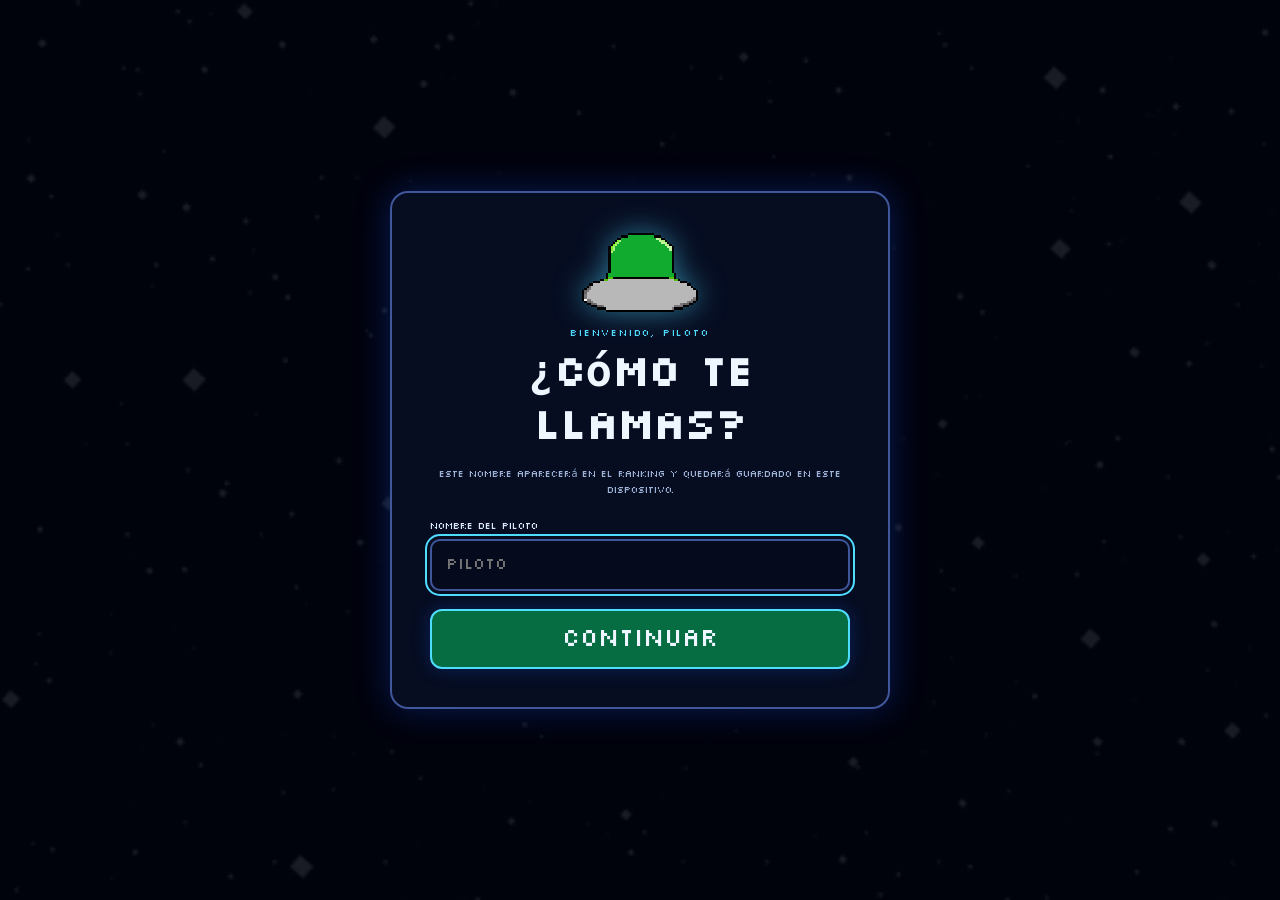
<file: index.html>
<!doctype html>
<html lang="es">
  <head>
    <meta charset="utf-8">
    <meta name="viewport" content="width=device-width, initial-scale=1, viewport-fit=cover">
    <meta name="theme-color" content="#071021">
    <title>UFO RUN</title>
    <link rel="icon" href="src/ufo_principal.png" type="image/png">
    <link rel="stylesheet" href="css/styles.css">
    <script src="js/game.js" defer></script>
  </head>
  <body>
    <main class="game-shell">
      <section id="intro-screen" class="intro-screen" aria-label="Presentación y créditos" hidden>
        <div class="intro-panel intro-studio">
          <img src="src/BZStudios_presenta.png" alt="B&amp;Z Studios presenta" class="intro-presentation">
        </div>
        <div class="intro-panel intro-credits">
          <img src="src/Logo_bz.png" alt="B&amp;Z Studios" class="intro-brand-logo">
          <h2>UFO RUN</h2>
          <p class="intro-heading">Créditos</p>
          <div class="credit-entry"><strong>Luis Zabala</strong><span>Creador · Desarrollador · Tester</span></div>
          <div class="credit-entry"><strong>Agustín Bustamante</strong><span>Creador · Desarrollador · Tester</span></div>
        </div>
        <button id="skip-intro-button" class="skip-intro" type="button">Saltar intro</button>
      </section>
      <section id="player-name-screen" class="name-screen" aria-label="Identificación del piloto" hidden>
        <form id="player-name-form" class="name-card">
          <img src="src/ufo_principal.png" alt="UFO RUN">
          <p class="name-kicker">Bienvenido, piloto</p>
          <h2>¿Cómo te llamas?</h2>
          <p>Este nombre aparecerá en el ranking y quedará guardado en este dispositivo.</p>
          <label for="entry-player-name">Nombre del piloto</label>
          <input id="entry-player-name" name="playerName" type="text" maxlength="12" autocomplete="nickname" required placeholder="PILOTO">
          <p id="player-name-error" class="name-error" role="alert" hidden>Escribe un nombre para continuar</p>
          <button class="action primary" type="submit">Continuar</button>
        </form>
      </section>
      <canvas
        id="game"
        width="800"
        height="600"
        tabindex="0"
        role="application"
        aria-label="UFO RUN. Juego arcade con tienda de naves. Usa espacio, clic o toque para saltar y recoge planetas para sumar un punto. Esquiva los pinchos y, en modo Difícil, los asteroides."
      >
        Tu navegador no admite Canvas 2D.
      </canvas>
      <section id="landscape-fullscreen-gate" class="landscape-fullscreen-gate" role="dialog" aria-modal="true" aria-labelledby="landscape-fullscreen-title" hidden>
        <div class="landscape-fullscreen-card">
          <span aria-hidden="true">↔</span>
          <h2 id="landscape-fullscreen-title">Pantalla horizontal</h2>
          <p>Activa la pantalla completa para jugar sin cortes ni controles del navegador.</p>
          <button id="landscape-fullscreen-button" class="action primary" type="button">Jugar en pantalla completa</button>
        </div>
      </section>
      <p id="game-hud" class="game-hud admin-hold-target" hidden>Puntaje: 0</p>
      <p id="invincible-label" class="game-status" hidden>INVENCIBLE</p>
      <p id="flight-start-prompt" class="flight-start-prompt" hidden>Toca, haz clic o pulsa Espacio para iniciar</p>
      <section id="boss-hud" class="boss-hud" aria-label="Batalla contra el jefe" hidden>
        <div class="boss-hud-heading"><span>Devorador cósmico</span><strong id="boss-timer">30s</strong></div>
        <div class="boss-time-track" aria-hidden="true"><span id="boss-time-fill"></span></div>
      </section>
      <aside id="achievement-toast" class="achievement-toast" role="status" aria-live="polite" hidden>
        <span class="achievement-toast-icon" aria-hidden="true">🏆</span>
        <div><strong>Logro</strong><b id="achievement-toast-title"></b><span id="achievement-toast-description"></span><em id="achievement-toast-reward"></em></div>
      </aside>
      <header id="toolbar" class="toolbar" hidden>
        <button id="back-button" class="control back-button" type="button" hidden>Volver</button>
        <div class="toolbar-actions">
          <span class="wallet" aria-label="Monedas disponibles"><span aria-hidden="true">✦</span> <span data-credits>0</span></span>
          <button id="pause-button" class="control icon-control" type="button" aria-label="Pausar partida" hidden><svg viewBox="0 0 24 24" aria-hidden="true"><path d="M7 4h4v16H7zM13 4h4v16h-4z"/></svg></button>
          <button id="sound-button" class="control icon-control" type="button" aria-label="Silenciar sonido" aria-pressed="false"><svg viewBox="0 0 24 24" aria-hidden="true"><path d="M3 9h4l5-4v14l-5-4H3z"/><path class="sound-waves" d="M16 8q5 4 0 8M19 5q8 7 0 14"/></svg></button>
          <button id="fullscreen-button" class="control icon-control" type="button" aria-label="Pantalla completa"><svg viewBox="0 0 24 24" aria-hidden="true"><path d="M9 3H3v6M15 3h6v6M3 15v6h6M21 15v6h-6"/></svg></button>
        </div>
      </header>
      <section id="interface" class="interface" aria-label="Interfaz de UFO RUN" hidden>
        <div id="menu-screen" class="screen menu-screen" hidden>
          <img id="menu-brand-logo" class="menu-brand-logo admin-hold-target" src="src/Logo_bz.png" alt="B&amp;Z Studios" draggable="false">
          <div class="menu-heading"><h1>UFO <span>RUN</span></h1><p class="tagline">Vuela · Esquiva · Explora</p></div>
          <figure class="ship-preview"><img id="equipped-preview" src="src/ufo_principal.png" alt="Nave equipada"><figcaption id="equipped-name">Clásica</figcaption></figure>
          <div class="difficulty-selector" aria-label="Seleccionar dificultad">
            <p>Dificultad</p>
            <div class="difficulty-options" role="radiogroup" aria-label="Dificultad de la partida">
              <button type="button" data-difficulty="easy" role="radio" aria-checked="false">Fácil</button>
              <button type="button" data-difficulty="normal" role="radio" aria-checked="true">Normal</button>
              <button type="button" data-difficulty="hard" role="radio" aria-checked="false">Difícil</button>
            </div>
            <span id="difficulty-description">Experiencia original de UFO RUN</span>
          </div>
          <div class="menu-actions"><button id="play-button" class="action primary" type="button"><span aria-hidden="true">▶</span> Jugar</button><button id="shop-button" class="action secondary" type="button">Hangar</button><button id="achievements-button" class="action secondary" type="button">🏆 Logros</button><button id="help-button" class="action secondary" type="button">Ayuda</button><button id="ranking-button" class="action secondary" type="button">Ranking</button></div>
          <div class="menu-info"><p class="instructions"><strong class="instructions-mobile">Toca para volar</strong><span class="instructions-mobile">Toca la pantalla para impulsarte</span><strong class="instructions-desktop">Espacio o clic</strong><span class="instructions-desktop">Para impulsarte</span></p><div class="record-column"><p class="record">Mejor puntaje<strong data-best-score>0</strong></p><p class="menu-footnote">Cada punto ganado se convierte en una moneda</p></div></div>
        </div>
        <div id="shop-screen" class="screen shop-screen" hidden>
          <div class="section-heading"><h2>Hangar</h2><p>Elige tu nave</p></div>
          <div id="shop-grid" class="shop-grid">
            <article class="skin-card reward-card">
              <h3>50 monedas</h3><span class="reward-video-icon" aria-hidden="true">▶</span>
              <p id="coin-ad-remaining">10 anuncios disponibles hoy</p>
              <button id="coin-ad-button" type="button">Ver anuncio +50</button>
            </article>
          </div><p id="shop-status" class="shop-status" role="status">Gana monedas superando obstáculos</p>
        </div>
        <div id="help-screen" class="screen help-screen" hidden>
          <div class="section-heading"><h2>Ayuda</h2><p>Guía de vuelo</p></div>
          <div class="help-grid">
            <article class="help-card"><img src="src/ufo_principal.png" alt="UFO"><div><h3>Tu UFO</h3><p>Toca la pantalla, haz clic o pulsa Espacio para impulsarte.</p></div></article>
            <article class="help-card"><div class="help-spikes" aria-hidden="true"><img src="src/Pincho_alto.png" alt=""><img src="src/Pincho_bajo.png" alt=""></div><div><h3>Pinchos</h3><p>Atraviesa el espacio central sin tocar los bordes. Cada par superado suma 1 punto.</p></div></article>
            <article class="help-card"><div class="help-boundaries" aria-hidden="true"><span></span><b>UFO</b><span></span></div><div><h3>Techo y suelo</h3><p>No salgas de la pantalla: tocar el techo o el suelo termina la misión.</p></div></article>
            <article class="help-card"><img src="src/planetas/Tierra.png" alt="Planeta Tierra"><div><h3>Planetas</h3><p>Recoge cualquiera de los planetas para obtener 1 punto adicional.</p></div></article>
            <article class="help-card"><img src="src/powerup_star.png" alt="Estrella de invencibilidad"><div><h3>Estrella</h3><p>Te vuelve invencible por unos segundos. Mientras brillas, los obstáculos no pueden destruir tu nave.</p></div></article>
            <article class="help-card"><div class="help-asteroids"><img src="src/Obstaculos/Asteroide.png" alt="Asteroide"><img src="src/Obstaculos/asteroide_2.png" alt="Segundo asteroide"></div><div><h3>Asteroides</h3><p>Solo aparecen en Difícil. Viajan muy rápido y destruyen la nave si no eres invencible.</p></div></article>
            <article class="help-card"><img src="src/boss_cosmico.png" alt="Devorador cósmico"><div><h3>Jefe cósmico</h3><p>El Devorador Cósmico despierta para la batalla final. Esquiva sus ráfagas hasta agotar su energía y reclamar la victoria.</p></div></article>
          </div>
        </div>
        <div id="achievements-screen" class="screen achievements-screen" hidden>
          <div class="section-heading"><h2>🏆 Logros</h2><p><span id="achievement-count">0 / 22</span> desbloqueados</p></div>
          <div id="achievements-grid" class="achievements-grid"></div>
        </div>
        <div id="ranking-screen" class="screen ranking-screen" hidden>
          <div class="ranking-panel">
            <div class="section-heading"><h2>🏆 Ranking</h2><p id="ranking-subtitle">Cargando ranking global...</p></div>
            <div class="pilot-name">
              <label for="player-name">Nombre del piloto</label>
              <div class="pilot-name-control">
                <input id="player-name" type="text" maxlength="12" autocomplete="nickname" value="PILOTO" readonly>
                <button id="edit-name-button" type="button" aria-label="Cambiar nombre por 100 monedas" title="Cambiar nombre por 100 monedas">✎ <span>100</span></button>
              </div>
            </div>
            <div class="ranking-tabs" role="tablist" aria-label="Ranking por dificultad">
              <button type="button" data-ranking-difficulty="easy" role="tab">Fácil</button>
              <button type="button" data-ranking-difficulty="normal" role="tab" aria-selected="true">Normal</button>
              <button type="button" data-ranking-difficulty="hard" role="tab">Difícil</button>
            </div>
            <div class="ranking-table-wrap"><table><thead><tr><th>#</th><th>Piloto</th><th>Puntaje</th></tr></thead><tbody id="ranking-body"></tbody></table></div>
          </div>
        </div>
        <div id="gameover-screen" class="screen gameover-screen" hidden>
          <h2>Misión terminada</h2><p class="final-score">Puntaje <strong id="final-score">0</strong></p><p id="run-reward" class="run-reward">+0 monedas guardadas</p>
          <div class="continue-offer">
            <button id="continue-ad-button" class="action rewarded-action" type="button"><span aria-hidden="true">▶</span> Ver video y continuar</button>
            <p id="continue-ad-status" role="status">Revive una vez en esta partida</p>
          </div>
          <div class="gameover-actions"><button id="restart-button" class="action primary" type="button">Reiniciar</button><button id="menu-button" class="action secondary" type="button">Menú principal</button></div>
          <p class="final-record">Mejor puntaje <strong data-best-score>0</strong></p>
        </div>
        <footer id="authors-footer" class="authors interface-footer" hidden>Créditos<span>Luis Zabala</span><small>Creador · Desarrollador · Tester</small><span>Agustín Bustamante</span><small>Creador · Desarrollador · Tester</small></footer>
      </section>
      <dialog id="name-edit-dialog" class="pixel-dialog">
        <form id="name-edit-form" class="dialog-card">
          <p class="dialog-kicker">Registro de piloto</p>
          <h2 id="name-edit-title">¿Cambiar nombre?</h2>
          <p id="name-edit-copy">Se descontarán 100 monedas de tu cuenta. ¿Quieres continuar?</p>
          <div id="name-edit-fields" class="name-edit-fields" hidden><label for="new-player-name">Nuevo nombre</label><input id="new-player-name" type="text" maxlength="12" autocomplete="nickname"></div>
          <p id="name-edit-error" class="dialog-error" role="alert" hidden></p>
          <div class="dialog-actions"><button id="cancel-name-edit" type="button">Cancelar</button><button id="confirm-name-edit" class="confirm" type="submit">Sí, pagar 100</button></div>
        </form>
      </dialog>
      <dialog id="admin-login-dialog" class="pixel-dialog">
        <form id="admin-login-form" class="dialog-card">
          <p class="dialog-kicker">Herramientas de prueba · F2</p>
          <h2>Acceso admin</h2>
          <label for="admin-password">Contraseña</label>
          <input id="admin-password" type="password" inputmode="numeric" autocomplete="off" required>
          <p id="admin-password-error" class="dialog-error" role="alert" hidden>Contraseña incorrecta</p>
          <div class="dialog-actions"><button id="cancel-admin-login" type="button">Cancelar</button><button class="confirm" type="submit">Entrar</button></div>
        </form>
      </dialog>
      <dialog id="admin-panel-dialog" class="pixel-dialog">
        <section class="dialog-card admin-card">
          <p class="dialog-kicker">Herramientas de prueba · F2</p>
          <h2>Panel admin</h2>
          <p id="admin-status" role="status">Selecciona una acción.</p>
          <div class="admin-actions">
            <button id="admin-add-coins" type="button">+100.000 monedas</button>
            <button id="admin-invincibility" type="button" role="switch" aria-checked="false">Invencibilidad infinita: OFF</button>
            <button id="admin-test-boss" type="button">Probar jefe</button>
            <button id="admin-close" type="button">Cerrar</button>
          </div>
        </section>
      </dialog>
      <dialog id="pause-dialog" class="pixel-dialog pause-dialog">
        <section class="dialog-card">
          <p class="dialog-kicker">Vuelo suspendido</p>
          <h2>Juego pausado</h2>
          <p>Pulsa P o Esc para continuar.</p>
          <div class="admin-actions"><button id="resume-button" class="confirm" type="button">Continuar</button><button id="pause-restart-button" type="button">Reiniciar</button><button id="pause-menu-button" type="button">Menú principal</button></div>
        </section>
      </dialog>
    </main>
    <noscript>UFO RUN necesita JavaScript para funcionar.</noscript>
  </body>
</html>
</file>
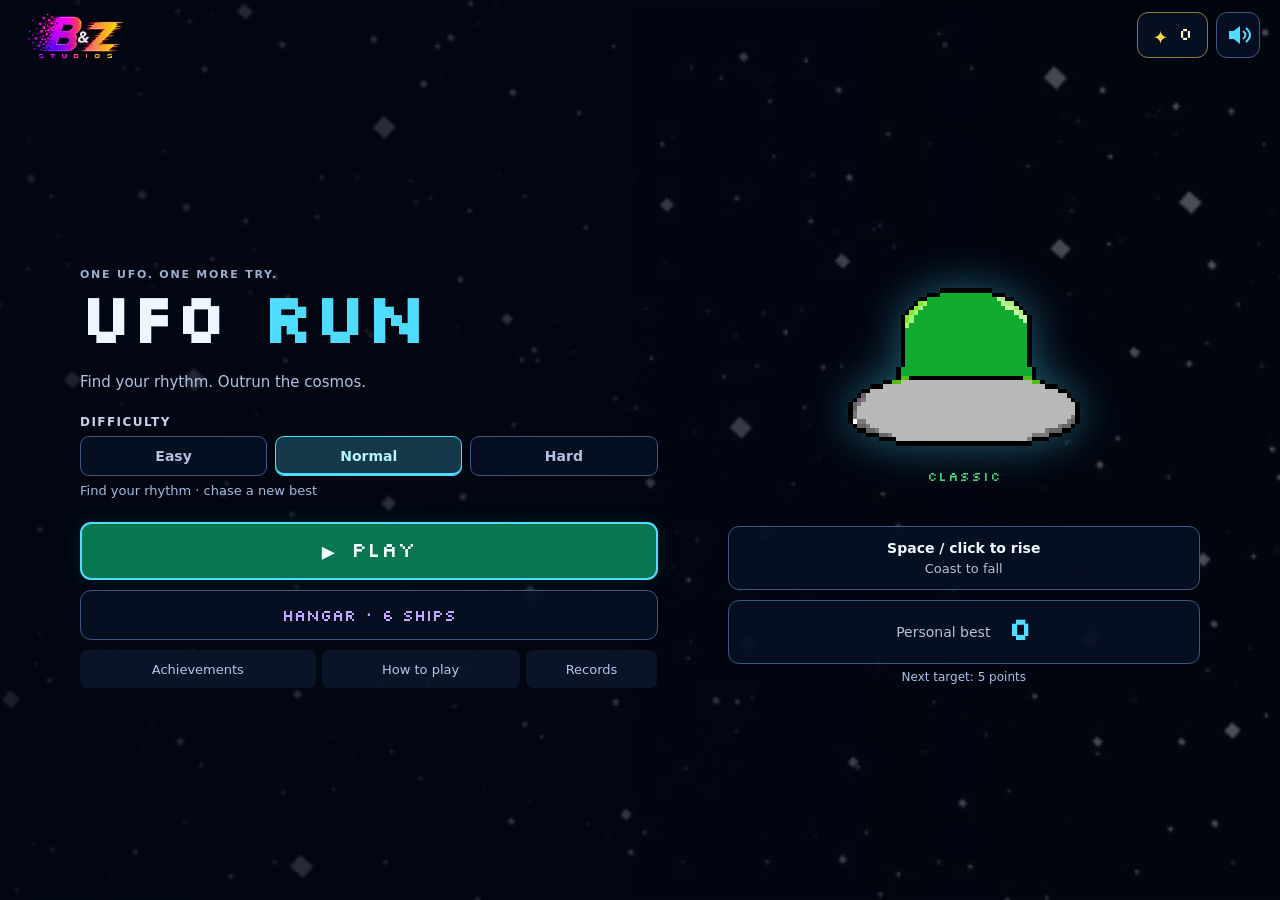
<file: ufo-crazygames/index.html>
<!doctype html>
<html lang="en">
  <head>
    <meta charset="utf-8">
    <meta name="viewport" content="width=device-width, initial-scale=1, viewport-fit=cover">
    <meta name="theme-color" content="#071021">
    <title>UFO RUN</title>
    <link rel="icon" href="src/ufo_principal.png" type="image/png">
    <link rel="stylesheet" href="css/styles.css">
    <link rel="preload" href="src/loading-cover.webp" as="image" fetchpriority="high">
    <script src="js/loading.js" defer></script>
    <script src="js/crazy-config.js" defer></script>
    <script src="js/crazy-sdk.js" defer></script>
    <script src="js/flight-rules.js" defer></script>
    <script src="js/game.js" defer></script>
  </head>
  <body>
    <main class="game-shell">
      <section id="loading-screen" class="loading-screen" aria-label="Loading UFO RUN">
        <img id="loading-art" class="loading-art" src="src/loading-cover.webp" alt="" fetchpriority="high">
        <div class="loading-title"><span class="loading-eyebrow">B&amp;Z STUDIOS</span><h1>UFO <span>RUN</span></h1><p>Fly · Dodge · Explore</p></div>
        <div class="loading-panel">
          <div class="loading-details"><label for="loading-progress">Loading</label><output id="loading-percentage" for="loading-progress">0%</output></div>
          <progress id="loading-progress" max="100" value="0" aria-describedby="loading-message">0%</progress>
          <p id="loading-message" role="status" aria-live="polite">Preparing your ship...</p>
          <button id="retry-loading-button" class="action primary" type="button" hidden>Try again</button>
        </div>
      </section>
      <section id="rotate-screen" class="rotate-screen" aria-label="Landscape orientation required" hidden>
        <svg viewBox="0 0 96 96" aria-hidden="true"><rect x="31" y="17" width="34" height="62" rx="5"/><path d="M12 46a36 36 0 0 1 57-28M69 7v11H58M84 50a36 36 0 0 1-57 28M27 89V78h11"/></svg>
        <h2>Rotate your device</h2><p>UFO RUN is played in landscape.<br>Turn your screen sideways to take off.</p>
      </section>
      <section id="ad-request-overlay" class="ad-request-overlay" role="status" aria-live="polite" hidden><span class="ad-spinner" aria-hidden="true"></span><p>Preparing your ad...</p></section>
      <section id="intro-screen" class="intro-screen" aria-label="Studio introduction and credits" hidden>
        <div class="intro-panel intro-studio">
          <img src="src/Logo_bz.png" alt="B&amp;Z Studios" class="intro-brand-logo">
          <p class="intro-heading">Presents</p>
        </div>
        <div class="intro-panel intro-credits">
          <img src="src/Logo_bz.png" alt="B&amp;Z Studios" class="intro-brand-logo">
          <h2>UFO RUN</h2>
          <p class="intro-heading">Credits</p>
          <div class="credit-entry"><strong>Luis Zabala</strong><span>Creator · Developer · Tester</span></div>
          <div class="credit-entry"><strong>Agustín Bustamante</strong><span>Creator · Developer · Tester</span></div>
        </div>
        <button id="skip-intro-button" class="skip-intro" type="button">Skip intro</button>
      </section>
      <canvas
        id="game"
        width="800"
        height="600"
        tabindex="0"
        role="application"
        aria-label="UFO RUN. Arcade space flight with unlockable ships. Press Space, click or tap to fly. Collect planets, avoid spikes and dodge asteroids on Hard difficulty."
      >
        Your browser does not support Canvas 2D.
      </canvas>
      <p id="game-hud" class="game-hud" hidden>Score: 0</p>
      <p id="invincible-label" class="game-status" hidden>INVINCIBLE</p>
      <p id="flight-start-prompt" class="flight-start-prompt" hidden>Tap, click or press Space to boost</p>
      <section id="flight-tutorial" class="flight-tutorial" aria-label="Flight controls" hidden>
        <span class="tutorial-gesture" aria-hidden="true">↑</span><p><strong>Tap to rise</strong><span class="instructions-mobile">Coast to fall · fly through the openings</span><span class="instructions-desktop">Space / click · coast to fall</span></p>
        <button id="skip-tutorial-button" type="button" aria-label="Dismiss flight tips">Got it</button>
      </section>
      <div id="flight-progress" class="flight-progress" hidden><p id="flight-target">Next: 5 points</p><div class="flight-progress-track"><span id="flight-progress-fill"></span></div></div>
      <section id="boss-hud" class="boss-hud" aria-label="Boss battle" hidden>
        <div class="boss-hud-heading"><span>Cosmic Devourer</span><strong id="boss-timer">30s</strong></div>
        <div class="boss-time-track" aria-hidden="true"><span id="boss-time-fill"></span></div>
      </section>
      <aside id="achievement-toast" class="achievement-toast" role="status" aria-live="polite" hidden>
        <span class="achievement-toast-icon" aria-hidden="true">🏆</span>
        <div><strong>Achievement</strong><b id="achievement-toast-title"></b><span id="achievement-toast-description"></span><em id="achievement-toast-reward"></em></div>
      </aside>
      <header id="toolbar" class="toolbar" hidden>
        <button id="back-button" class="control back-button" type="button" hidden>Back</button>
        <div class="toolbar-actions">
          <span class="wallet" aria-label="Available coins"><span aria-hidden="true">✦</span> <span data-credits>0</span></span>
          <button id="pause-button" class="control icon-control" type="button" aria-label="Pause game" hidden><svg viewBox="0 0 24 24" aria-hidden="true"><path d="M7 4h4v16H7zM13 4h4v16h-4z"/></svg></button>
          <button id="sound-button" class="control icon-control" type="button" aria-label="Mute sound" aria-pressed="false"><svg viewBox="0 0 24 24" aria-hidden="true"><path d="M3 9h4l5-4v14l-5-4H3z"/><path class="sound-waves" d="M16 8q5 4 0 8M19 5q8 7 0 14"/></svg></button>
        </div>
      </header>
      <section id="interface" class="interface" aria-label="UFO RUN interface" hidden>
        <div id="menu-screen" class="screen menu-screen" hidden>
          <img id="menu-brand-logo" class="menu-brand-logo" src="src/Logo_bz.png" alt="B&amp;Z Studios" draggable="false">
          <div class="menu-heading"><p class="menu-eyebrow">ONE UFO. ONE MORE TRY.</p><h1>UFO <span>RUN</span></h1><p class="tagline">Find your rhythm. Outrun the cosmos.</p></div>
          <figure class="ship-preview"><img id="equipped-preview" src="src/ufo_principal.png" alt="Equipped ship"><figcaption id="equipped-name">Classic</figcaption></figure>
          <div class="difficulty-selector" aria-label="Select difficulty">
            <p>Difficulty</p>
            <div class="difficulty-options" role="radiogroup" aria-label="Game difficulty">
              <button type="button" data-difficulty="easy" role="radio" aria-checked="false">Easy</button>
              <button type="button" data-difficulty="normal" role="radio" aria-checked="true">Normal</button>
              <button type="button" data-difficulty="hard" role="radio" aria-checked="false">Hard</button>
            </div>
            <span id="difficulty-description">The original UFO RUN experience</span>
          </div>
          <div class="menu-actions"><button id="play-button" class="action primary" type="button"><span aria-hidden="true">▶</span> Play</button><button id="shop-button" class="action secondary" type="button">Hangar · 6 ships</button><nav class="menu-links" aria-label="Flight extras"><button id="achievements-button" type="button">Achievements</button><button id="help-button" type="button">How to play</button><button id="ranking-button" type="button">Records</button></nav></div>
          <div class="menu-info"><p class="instructions"><strong class="instructions-mobile">Tap to rise</strong><span class="instructions-mobile">Coast to fall</span><strong class="instructions-desktop">Space / click to rise</strong><span class="instructions-desktop">Coast to fall</span></p><div class="record-column"><p class="record">Personal best<strong data-best-score>0</strong></p><p id="menu-goal" class="menu-footnote">Next target: 5 points</p></div></div>
        </div>
        <div id="shop-screen" class="screen shop-screen" hidden>
          <div class="section-heading"><h2>Hangar</h2><p>Choose your ship</p></div>
          <div id="shop-grid" class="shop-grid">
            <article id="coin-ad-offer" class="skin-card reward-card" hidden>
              <h3>50 coins</h3><span class="reward-video-icon" aria-hidden="true">▶</span>
              <p id="coin-ad-remaining">10 ads available today</p>
              <button id="coin-ad-button" type="button">Watch ad +50</button>
            </article>
          </div><p id="shop-status" class="shop-status" role="status">Earn coins by flying past obstacles</p>
        </div>
        <div id="help-screen" class="screen help-screen" hidden>
          <div class="section-heading"><h2>Flight guide</h2><p>One tap to rise. A little rhythm goes a long way.</p><button id="credits-button" type="button">Studio &amp; credits</button></div>
          <div class="help-grid">
            <article class="help-card"><img src="src/ufo_principal.png" alt="UFO"><div><h3>Your UFO</h3><p>Tap the screen, click or press Space to boost your ship.</p></div></article>
            <article class="help-card"><div class="help-spikes" aria-hidden="true"><img src="src/Pincho_alto.png" alt=""><img src="src/Pincho_bajo.png" alt=""></div><div><h3>Spikes</h3><p>Fly through the gap without touching the spikes. Each pair you pass earns 1 point.</p></div></article>
            <article class="help-card"><div class="help-boundaries" aria-hidden="true"><span></span><b>UFO</b><span></span></div><div><h3>Ceiling and floor</h3><p>Stay on screen. Hitting the ceiling or the floor ends your mission.</p></div></article>
            <article class="help-card"><img src="src/planetas/Tierra.png" alt="Planet Earth"><div><h3>Planets</h3><p>Collect any planet to earn 1 extra point.</p></div></article>
            <article class="help-card"><img src="src/powerup_star.png" alt="Invincibility star"><div><h3>Star</h3><p>Grants temporary invincibility. While your shield glows, obstacles cannot destroy your ship.</p></div></article>
            <article class="help-card"><div class="help-asteroids"><img src="src/Obstaculos/Asteroide.png" alt="Asteroid"><img src="src/Obstaculos/asteroide_2.png" alt="Second asteroid"></div><div><h3>Asteroids</h3><p>Only appear on Hard. They travel fast and destroy your ship unless your shield is active.</p></div></article>
            <article class="help-card"><img src="src/boss_cosmico.png" alt="Cosmic Devourer"><div><h3>Cosmic boss</h3><p>Appears at 50 / 75 / 100 points on Easy / Normal / Hard. Survive the timed battle, then keep flying for a new best.</p></div></article>
          </div>
        </div>
        <div id="achievements-screen" class="screen achievements-screen" hidden>
          <div class="section-heading"><h2>🏆 Achievements</h2><p><span id="achievement-count">0 / 22</span> unlocked</p></div>
          <div id="achievements-grid" class="achievements-grid"></div>
        </div>
        <div id="ranking-screen" class="screen ranking-screen" hidden>
          <div class="ranking-panel">
            <div class="section-heading"><h2>🏆 Leaderboard</h2><p id="ranking-subtitle">Best flights on this device</p></div>
            <div class="ranking-tabs" role="tablist" aria-label="Leaderboard by difficulty">
              <button type="button" data-ranking-difficulty="easy" role="tab">Easy</button>
              <button type="button" data-ranking-difficulty="normal" role="tab" aria-selected="true">Normal</button>
              <button type="button" data-ranking-difficulty="hard" role="tab">Hard</button>
            </div>
            <div class="ranking-table-wrap"><table><thead><tr><th>#</th><th>Pilot</th><th>Score</th></tr></thead><tbody id="ranking-body"></tbody></table></div>
          </div>
        </div>
        <div id="gameover-screen" class="screen gameover-screen" hidden>
          <p id="run-outcome" class="run-outcome">Mission over</p><h2 id="result-title">One more flight?</h2><p class="final-score">Score <strong id="final-score">0</strong></p><p id="run-reward" class="run-reward">+0 coins saved</p>
          <p id="death-hint" class="death-hint">Aim for the middle of each opening.</p>
          <p id="run-stats" class="run-stats">0 gates · 0 planets · 0s</p>
          <div id="continue-ad-offer" class="continue-offer" hidden>
            <button id="continue-ad-button" class="action rewarded-action" type="button"><span aria-hidden="true">▶</span> Watch ad to continue</button>
            <button id="continue-coins-button" class="action" type="button">Continue: 100 coins</button>
            <p id="continue-ad-status" role="status">Optional second chance · or restart for free</p>
          </div>
          <div class="gameover-actions"><button id="restart-button" class="action primary" type="button">Fly again</button><button id="menu-button" class="action secondary" type="button">Main menu</button></div>
          <p class="final-record">Best score <strong data-best-score>0</strong></p>
        </div>
        <footer id="authors-footer" class="authors interface-footer" hidden>Credits<span>Luis Zabala</span><small>Creator · Developer · Tester</small><span>Agustín Bustamante</span><small>Creator · Developer · Tester</small></footer>
      </section>
      <dialog id="pause-dialog" class="pixel-dialog pause-dialog">
        <section class="dialog-card">
          <p class="dialog-kicker">Flight on hold</p>
          <h2>Game paused</h2>
          <p>Press P or use Resume when you are ready.</p>
          <div class="pause-actions"><button id="resume-button" class="confirm" type="button">Resume</button><button id="pause-restart-button" type="button">Restart</button><button id="pause-menu-button" type="button">Main menu</button></div>
        </section>
      </dialog>
    </main>
    <noscript>UFO RUN requires JavaScript to run.</noscript>
  </body>
</html>
</file>
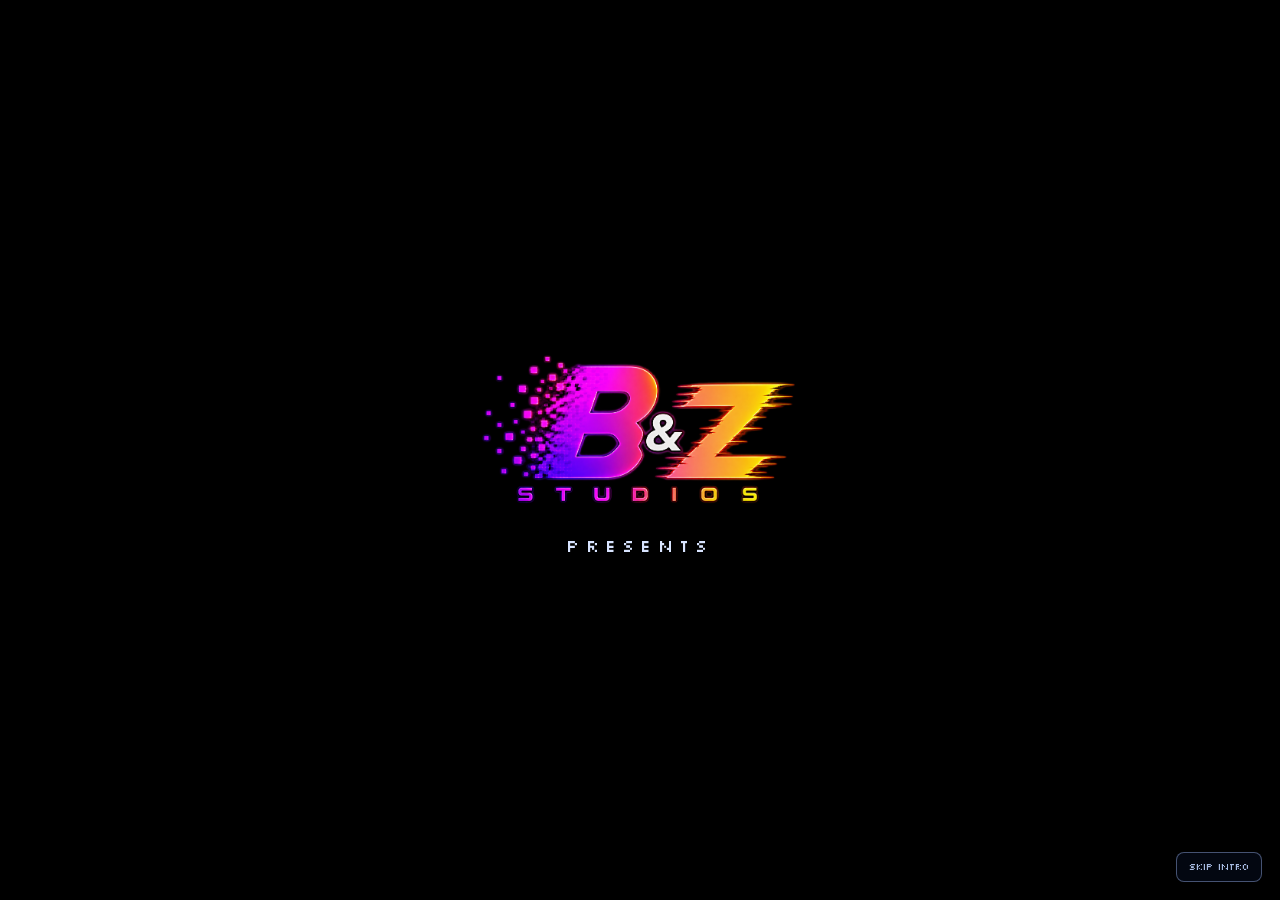
<file: ufo-gamedistribution/index.html>
<!doctype html>
<html lang="en">
  <head>
    <meta charset="utf-8">
    <meta name="viewport" content="width=device-width, initial-scale=1, viewport-fit=cover">
    <meta name="theme-color" content="#071021">
    <title>UFO RUN</title>
    <link rel="icon" href="src/ufo_principal.png" type="image/png">
    <link rel="stylesheet" href="css/styles.css">
    <script src="js/gd-config.js" defer></script>
    <script src="js/gd-sdk.js" defer></script>
    <script src="js/game.js" defer></script>
  </head>
  <body>
    <main class="game-shell">
      <section id="loading-screen" class="loading-screen" role="status" aria-live="polite">
        <h1>UFO <span>RUN</span></h1>
        <p id="loading-message">Preparing your ship...</p>
        <button id="retry-loading-button" class="action primary" type="button" hidden>Try again</button>
      </section>
      <section id="intro-screen" class="intro-screen" aria-label="Studio introduction and credits" hidden>
        <div class="intro-panel intro-studio">
          <img src="src/Logo_bz.png" alt="B&amp;Z Studios" class="intro-brand-logo">
          <p class="intro-heading">Presents</p>
        </div>
        <div class="intro-panel intro-credits">
          <img src="src/Logo_bz.png" alt="B&amp;Z Studios" class="intro-brand-logo">
          <h2>UFO RUN</h2>
          <p class="intro-heading">Credits</p>
          <div class="credit-entry"><strong>Luis Zabala</strong><span>Creator · Developer · Tester</span></div>
          <div class="credit-entry"><strong>Agustín Bustamante</strong><span>Creator · Developer · Tester</span></div>
        </div>
        <button id="skip-intro-button" class="skip-intro" type="button">Skip intro</button>
      </section>
      <canvas
        id="game"
        width="800"
        height="600"
        tabindex="0"
        role="application"
        aria-label="UFO RUN. Arcade space flight with unlockable ships. Press Space, click or tap to fly. Collect planets, avoid spikes and dodge asteroids on Hard difficulty."
      >
        Your browser does not support Canvas 2D.
      </canvas>
      <p id="game-hud" class="game-hud" hidden>Score: 0</p>
      <p id="invincible-label" class="game-status" hidden>INVINCIBLE</p>
      <p id="flight-start-prompt" class="flight-start-prompt" hidden>Tap, click or press Space to launch</p>
      <section id="boss-hud" class="boss-hud" aria-label="Boss battle" hidden>
        <div class="boss-hud-heading"><span>Cosmic Devourer</span><strong id="boss-timer">30s</strong></div>
        <div class="boss-time-track" aria-hidden="true"><span id="boss-time-fill"></span></div>
      </section>
      <aside id="achievement-toast" class="achievement-toast" role="status" aria-live="polite" hidden>
        <span class="achievement-toast-icon" aria-hidden="true">🏆</span>
        <div><strong>Achievement</strong><b id="achievement-toast-title"></b><span id="achievement-toast-description"></span><em id="achievement-toast-reward"></em></div>
      </aside>
      <header id="toolbar" class="toolbar" hidden>
        <button id="back-button" class="control back-button" type="button" hidden>Back</button>
        <div class="toolbar-actions">
          <span class="wallet" aria-label="Available coins"><span aria-hidden="true">✦</span> <span data-credits>0</span></span>
          <button id="pause-button" class="control icon-control" type="button" aria-label="Pause game" hidden><svg viewBox="0 0 24 24" aria-hidden="true"><path d="M7 4h4v16H7zM13 4h4v16h-4z"/></svg></button>
          <button id="sound-button" class="control icon-control" type="button" aria-label="Mute sound" aria-pressed="false"><svg viewBox="0 0 24 24" aria-hidden="true"><path d="M3 9h4l5-4v14l-5-4H3z"/><path class="sound-waves" d="M16 8q5 4 0 8M19 5q8 7 0 14"/></svg></button>
          <button id="fullscreen-button" class="control icon-control" type="button" aria-label="Fullscreen"><svg viewBox="0 0 24 24" aria-hidden="true"><path d="M9 3H3v6M15 3h6v6M3 15v6h6M21 15v6h-6"/></svg></button>
        </div>
      </header>
      <section id="interface" class="interface" aria-label="UFO RUN interface" hidden>
        <div id="menu-screen" class="screen menu-screen" hidden>
          <img id="menu-brand-logo" class="menu-brand-logo" src="src/Logo_bz.png" alt="B&amp;Z Studios" draggable="false">
          <div class="menu-heading"><h1>UFO <span>RUN</span></h1><p class="tagline">Fly · Dodge · Explore</p></div>
          <figure class="ship-preview"><img id="equipped-preview" src="src/ufo_principal.png" alt="Equipped ship"><figcaption id="equipped-name">Classic</figcaption></figure>
          <div class="difficulty-selector" aria-label="Select difficulty">
            <p>Difficulty</p>
            <div class="difficulty-options" role="radiogroup" aria-label="Game difficulty">
              <button type="button" data-difficulty="easy" role="radio" aria-checked="false">Easy</button>
              <button type="button" data-difficulty="normal" role="radio" aria-checked="true">Normal</button>
              <button type="button" data-difficulty="hard" role="radio" aria-checked="false">Hard</button>
            </div>
            <span id="difficulty-description">The original UFO RUN experience</span>
          </div>
          <div class="menu-actions"><button id="play-button" class="action primary" type="button"><span aria-hidden="true">▶</span> Play</button><button id="shop-button" class="action secondary" type="button">Hangar</button><button id="achievements-button" class="action secondary" type="button">🏆 Achievements</button><button id="help-button" class="action secondary" type="button">Help</button><button id="ranking-button" class="action secondary" type="button">Leaderboard</button></div>
          <div class="menu-info"><p class="instructions"><strong class="instructions-mobile">Tap to fly</strong><span class="instructions-mobile">Tap the screen to boost</span><strong class="instructions-desktop">Space or click</strong><span class="instructions-desktop">Boost your ship</span></p><div class="record-column"><p class="record">Best score<strong data-best-score>0</strong></p><p class="menu-footnote">Every point you earn becomes a coin</p></div></div>
        </div>
        <div id="shop-screen" class="screen shop-screen" hidden>
          <div class="section-heading"><h2>Hangar</h2><p>Choose your ship</p></div>
          <div id="shop-grid" class="shop-grid">
            <article id="coin-ad-offer" class="skin-card reward-card" hidden>
              <h3>50 coins</h3><span class="reward-video-icon" aria-hidden="true">▶</span>
              <p id="coin-ad-remaining">10 ads available today</p>
              <button id="coin-ad-button" type="button">Watch ad +50</button>
            </article>
          </div><p id="shop-status" class="shop-status" role="status">Earn coins by flying past obstacles</p>
        </div>
        <div id="help-screen" class="screen help-screen" hidden>
          <div class="section-heading"><h2>Help</h2><p>Flight guide</p></div>
          <div class="help-grid">
            <article class="help-card"><img src="src/ufo_principal.png" alt="UFO"><div><h3>Your UFO</h3><p>Tap the screen, click or press Space to boost your ship.</p></div></article>
            <article class="help-card"><div class="help-spikes" aria-hidden="true"><img src="src/Pincho_alto.png" alt=""><img src="src/Pincho_bajo.png" alt=""></div><div><h3>Spikes</h3><p>Fly through the gap without touching the spikes. Each pair you pass earns 1 point.</p></div></article>
            <article class="help-card"><div class="help-boundaries" aria-hidden="true"><span></span><b>UFO</b><span></span></div><div><h3>Ceiling and floor</h3><p>Stay on screen. Hitting the ceiling or the floor ends your mission.</p></div></article>
            <article class="help-card"><img src="src/planetas/Tierra.png" alt="Planet Earth"><div><h3>Planets</h3><p>Collect any planet to earn 1 extra point.</p></div></article>
            <article class="help-card"><img src="src/powerup_star.png" alt="Invincibility star"><div><h3>Star</h3><p>Grants temporary invincibility. While your shield glows, obstacles cannot destroy your ship.</p></div></article>
            <article class="help-card"><div class="help-asteroids"><img src="src/Obstaculos/Asteroide.png" alt="Asteroid"><img src="src/Obstaculos/asteroide_2.png" alt="Second asteroid"></div><div><h3>Asteroids</h3><p>Only appear on Hard. They travel fast and destroy your ship unless your shield is active.</p></div></article>
            <article class="help-card"><img src="src/boss_cosmico.png" alt="Cosmic Devourer"><div><h3>Cosmic boss</h3><p>The Cosmic Devourer awakens for the final battle. Dodge its volleys until its energy runs out to claim victory.</p></div></article>
          </div>
        </div>
        <div id="achievements-screen" class="screen achievements-screen" hidden>
          <div class="section-heading"><h2>🏆 Achievements</h2><p><span id="achievement-count">0 / 22</span> unlocked</p></div>
          <div id="achievements-grid" class="achievements-grid"></div>
        </div>
        <div id="ranking-screen" class="screen ranking-screen" hidden>
          <div class="ranking-panel">
            <div class="section-heading"><h2>🏆 Leaderboard</h2><p id="ranking-subtitle">Best flights on this device</p></div>
            <div class="ranking-tabs" role="tablist" aria-label="Leaderboard by difficulty">
              <button type="button" data-ranking-difficulty="easy" role="tab">Easy</button>
              <button type="button" data-ranking-difficulty="normal" role="tab" aria-selected="true">Normal</button>
              <button type="button" data-ranking-difficulty="hard" role="tab">Hard</button>
            </div>
            <div class="ranking-table-wrap"><table><thead><tr><th>#</th><th>Pilot</th><th>Score</th></tr></thead><tbody id="ranking-body"></tbody></table></div>
          </div>
        </div>
        <div id="gameover-screen" class="screen gameover-screen" hidden>
          <h2>Mission over</h2><p class="final-score">Score <strong id="final-score">0</strong></p><p id="run-reward" class="run-reward">+0 coins saved</p>
          <div id="continue-ad-offer" class="continue-offer" hidden>
            <button id="continue-ad-button" class="action rewarded-action" type="button"><span aria-hidden="true">▶</span> Watch ad to continue</button>
            <p id="continue-ad-status" role="status">One second chance per run</p>
          </div>
          <div class="gameover-actions"><button id="restart-button" class="action primary" type="button">Restart</button><button id="menu-button" class="action secondary" type="button">Main menu</button></div>
          <p class="final-record">Best score <strong data-best-score>0</strong></p>
        </div>
        <footer id="authors-footer" class="authors interface-footer" hidden>Credits<span>Luis Zabala</span><small>Creator · Developer · Tester</small><span>Agustín Bustamante</span><small>Creator · Developer · Tester</small></footer>
      </section>
      <dialog id="pause-dialog" class="pixel-dialog pause-dialog">
        <section class="dialog-card">
          <p class="dialog-kicker">Flight on hold</p>
          <h2>Game paused</h2>
          <p>Press P or Esc to resume.</p>
          <div class="pause-actions"><button id="resume-button" class="confirm" type="button">Resume</button><button id="pause-restart-button" type="button">Restart</button><button id="pause-menu-button" type="button">Main menu</button></div>
        </section>
      </dialog>
    </main>
    <noscript>UFO RUN requires JavaScript to run.</noscript>
  </body>
</html>
</file>
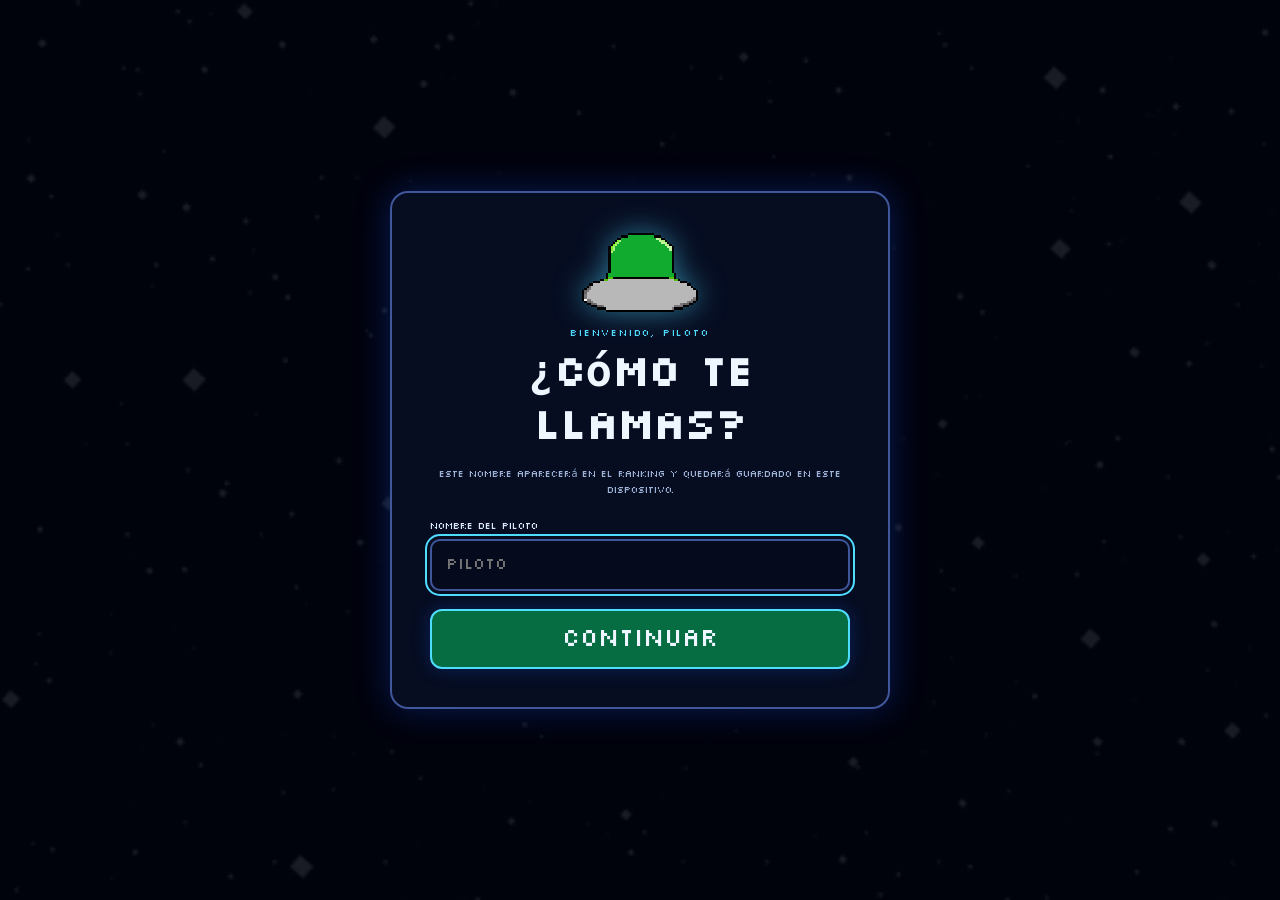
<file: apk/version 1/web/index.html>
<!doctype html>
<html lang="es">
  <head>
    <meta charset="utf-8">
    <meta name="viewport" content="width=device-width, initial-scale=1, viewport-fit=cover">
    <meta name="theme-color" content="#071021">
    <title>UFO RUN</title>
    <link rel="icon" href="src/ufo_principal.png" type="image/png">
    <link rel="stylesheet" href="css/styles.css">
    <script src="js/game.js" defer></script>
  </head>
  <body>
    <main class="game-shell">
      <section id="intro-screen" class="intro-screen" aria-label="Presentación y créditos" hidden>
        <div class="intro-panel intro-studio">
          <img src="src/BZStudios_presenta.png" alt="B&amp;Z Studios presenta" class="intro-presentation">
        </div>
        <div class="intro-panel intro-credits">
          <img src="src/Logo_bz.png" alt="B&amp;Z Studios" class="intro-brand-logo">
          <h2>UFO RUN</h2>
          <p class="intro-heading">Créditos</p>
          <div class="credit-entry"><strong>Luis Zabala</strong><span>Creador · Desarrollador · Tester</span></div>
          <div class="credit-entry"><strong>Agustín Bustamante</strong><span>Creador · Desarrollador · Tester</span></div>
        </div>
        <button id="skip-intro-button" class="skip-intro" type="button">Saltar intro</button>
      </section>
      <section id="player-name-screen" class="name-screen" aria-label="Identificación del piloto" hidden>
        <form id="player-name-form" class="name-card">
          <img src="src/ufo_principal.png" alt="UFO RUN">
          <p class="name-kicker">Bienvenido, piloto</p>
          <h2>¿Cómo te llamas?</h2>
          <p>Este nombre aparecerá en el ranking y quedará guardado en este dispositivo.</p>
          <label for="entry-player-name">Nombre del piloto</label>
          <input id="entry-player-name" name="playerName" type="text" maxlength="12" autocomplete="nickname" required placeholder="PILOTO">
          <p id="player-name-error" class="name-error" role="alert" hidden>Escribe un nombre para continuar</p>
          <button class="action primary" type="submit">Continuar</button>
        </form>
      </section>
      <canvas
        id="game"
        width="800"
        height="600"
        tabindex="0"
        role="application"
        aria-label="UFO RUN. Juego arcade con tienda de naves. Usa espacio, clic o toque para saltar y recoge planetas para sumar un punto. Esquiva los pinchos y, en modo Difícil, los asteroides."
      >
        Tu navegador no admite Canvas 2D.
      </canvas>
      <section id="landscape-fullscreen-gate" class="landscape-fullscreen-gate" role="dialog" aria-modal="true" aria-labelledby="landscape-fullscreen-title" hidden>
        <div class="landscape-fullscreen-card">
          <span aria-hidden="true">↔</span>
          <h2 id="landscape-fullscreen-title">Pantalla horizontal</h2>
          <p>Activa la pantalla completa para jugar sin cortes ni controles del navegador.</p>
          <button id="landscape-fullscreen-button" class="action primary" type="button">Jugar en pantalla completa</button>
        </div>
      </section>
      <p id="game-hud" class="game-hud admin-hold-target" hidden>Puntaje: 0</p>
      <p id="invincible-label" class="game-status" hidden>INVENCIBLE</p>
      <p id="flight-start-prompt" class="flight-start-prompt" hidden>Toca, haz clic o pulsa Espacio para iniciar</p>
      <section id="boss-hud" class="boss-hud" aria-label="Batalla contra el jefe" hidden>
        <div class="boss-hud-heading"><span>Devorador cósmico</span><strong id="boss-timer">30s</strong></div>
        <div class="boss-time-track" aria-hidden="true"><span id="boss-time-fill"></span></div>
      </section>
      <aside id="achievement-toast" class="achievement-toast" role="status" aria-live="polite" hidden>
        <span class="achievement-toast-icon" aria-hidden="true">🏆</span>
        <div><strong>Logro</strong><b id="achievement-toast-title"></b><span id="achievement-toast-description"></span><em id="achievement-toast-reward"></em></div>
      </aside>
      <header id="toolbar" class="toolbar" hidden>
        <button id="back-button" class="control back-button" type="button" hidden>Volver</button>
        <div class="toolbar-actions">
          <span class="wallet" aria-label="Monedas disponibles"><span aria-hidden="true">✦</span> <span data-credits>0</span></span>
          <button id="pause-button" class="control icon-control" type="button" aria-label="Pausar partida" hidden><svg viewBox="0 0 24 24" aria-hidden="true"><path d="M7 4h4v16H7zM13 4h4v16h-4z"/></svg></button>
          <button id="sound-button" class="control icon-control" type="button" aria-label="Silenciar sonido" aria-pressed="false"><svg viewBox="0 0 24 24" aria-hidden="true"><path d="M3 9h4l5-4v14l-5-4H3z"/><path class="sound-waves" d="M16 8q5 4 0 8M19 5q8 7 0 14"/></svg></button>
          <button id="fullscreen-button" class="control icon-control" type="button" aria-label="Pantalla completa"><svg viewBox="0 0 24 24" aria-hidden="true"><path d="M9 3H3v6M15 3h6v6M3 15v6h6M21 15v6h-6"/></svg></button>
        </div>
      </header>
      <section id="interface" class="interface" aria-label="Interfaz de UFO RUN" hidden>
        <div id="menu-screen" class="screen menu-screen" hidden>
          <img id="menu-brand-logo" class="menu-brand-logo admin-hold-target" src="src/Logo_bz.png" alt="B&amp;Z Studios" draggable="false">
          <div class="menu-heading"><h1>UFO <span>RUN</span></h1><p class="tagline">Vuela · Esquiva · Explora</p></div>
          <figure class="ship-preview"><img id="equipped-preview" src="src/ufo_principal.png" alt="Nave equipada"><figcaption id="equipped-name">Clásica</figcaption></figure>
          <div class="difficulty-selector" aria-label="Seleccionar dificultad">
            <p>Dificultad</p>
            <div class="difficulty-options" role="radiogroup" aria-label="Dificultad de la partida">
              <button type="button" data-difficulty="easy" role="radio" aria-checked="false">Fácil</button>
              <button type="button" data-difficulty="normal" role="radio" aria-checked="true">Normal</button>
              <button type="button" data-difficulty="hard" role="radio" aria-checked="false">Difícil</button>
            </div>
            <span id="difficulty-description">Experiencia original de UFO RUN</span>
          </div>
          <div class="menu-actions"><button id="play-button" class="action primary" type="button"><span aria-hidden="true">▶</span> Jugar</button><button id="shop-button" class="action secondary" type="button">Hangar</button><button id="achievements-button" class="action secondary" type="button">🏆 Logros</button><button id="help-button" class="action secondary" type="button">Ayuda</button><button id="ranking-button" class="action secondary" type="button">Ranking</button></div>
          <div class="menu-info"><p class="instructions"><strong class="instructions-mobile">Toca para volar</strong><span class="instructions-mobile">Toca la pantalla para impulsarte</span><strong class="instructions-desktop">Espacio o clic</strong><span class="instructions-desktop">Para impulsarte</span></p><div class="record-column"><p class="record">Mejor puntaje<strong data-best-score>0</strong></p><p class="menu-footnote">Cada punto ganado se convierte en una moneda</p></div></div>
        </div>
        <div id="shop-screen" class="screen shop-screen" hidden>
          <div class="section-heading"><h2>Hangar</h2><p>Elige tu nave</p></div>
          <div id="shop-grid" class="shop-grid">
            <article class="skin-card reward-card">
              <h3>50 monedas</h3><span class="reward-video-icon" aria-hidden="true">▶</span>
              <p id="coin-ad-remaining">10 anuncios disponibles hoy</p>
              <button id="coin-ad-button" type="button">Ver anuncio +50</button>
            </article>
          </div><p id="shop-status" class="shop-status" role="status">Gana monedas superando obstáculos</p>
        </div>
        <div id="help-screen" class="screen help-screen" hidden>
          <div class="section-heading"><h2>Ayuda</h2><p>Guía de vuelo</p></div>
          <div class="help-grid">
            <article class="help-card"><img src="src/ufo_principal.png" alt="UFO"><div><h3>Tu UFO</h3><p>Toca la pantalla, haz clic o pulsa Espacio para impulsarte.</p></div></article>
            <article class="help-card"><div class="help-spikes" aria-hidden="true"><img src="src/Pincho_alto.png" alt=""><img src="src/Pincho_bajo.png" alt=""></div><div><h3>Pinchos</h3><p>Atraviesa el espacio central sin tocar los bordes. Cada par superado suma 1 punto.</p></div></article>
            <article class="help-card"><div class="help-boundaries" aria-hidden="true"><span></span><b>UFO</b><span></span></div><div><h3>Techo y suelo</h3><p>No salgas de la pantalla: tocar el techo o el suelo termina la misión.</p></div></article>
            <article class="help-card"><img src="src/planetas/Tierra.png" alt="Planeta Tierra"><div><h3>Planetas</h3><p>Recoge cualquiera de los planetas para obtener 1 punto adicional.</p></div></article>
            <article class="help-card"><img src="src/powerup_star.png" alt="Estrella de invencibilidad"><div><h3>Estrella</h3><p>Te vuelve invencible por unos segundos. Mientras brillas, los obstáculos no pueden destruir tu nave.</p></div></article>
            <article class="help-card"><div class="help-asteroids"><img src="src/Obstaculos/Asteroide.png" alt="Asteroide"><img src="src/Obstaculos/asteroide_2.png" alt="Segundo asteroide"></div><div><h3>Asteroides</h3><p>Solo aparecen en Difícil. Viajan muy rápido y destruyen la nave si no eres invencible.</p></div></article>
            <article class="help-card"><img src="src/boss_cosmico.png" alt="Devorador cósmico"><div><h3>Jefe cósmico</h3><p>El Devorador Cósmico despierta para la batalla final. Esquiva sus ráfagas hasta agotar su energía y reclamar la victoria.</p></div></article>
          </div>
        </div>
        <div id="achievements-screen" class="screen achievements-screen" hidden>
          <div class="section-heading"><h2>🏆 Logros</h2><p><span id="achievement-count">0 / 22</span> desbloqueados</p></div>
          <div id="achievements-grid" class="achievements-grid"></div>
        </div>
        <div id="ranking-screen" class="screen ranking-screen" hidden>
          <div class="ranking-panel">
            <div class="section-heading"><h2>🏆 Ranking local</h2><p id="ranking-subtitle">Mejores pilotos de este dispositivo</p></div>
            <div class="pilot-name">
              <label for="player-name">Nombre del piloto</label>
              <div class="pilot-name-control">
                <input id="player-name" type="text" maxlength="12" autocomplete="nickname" value="PILOTO" readonly>
                <button id="edit-name-button" type="button" aria-label="Cambiar nombre por 100 monedas" title="Cambiar nombre por 100 monedas">✎ <span>100</span></button>
              </div>
            </div>
            <div class="ranking-tabs" role="tablist" aria-label="Ranking por dificultad">
              <button type="button" data-ranking-difficulty="easy" role="tab">Fácil</button>
              <button type="button" data-ranking-difficulty="normal" role="tab" aria-selected="true">Normal</button>
              <button type="button" data-ranking-difficulty="hard" role="tab">Difícil</button>
            </div>
            <div class="ranking-table-wrap"><table><thead><tr><th>#</th><th>Piloto</th><th>Puntaje</th></tr></thead><tbody id="ranking-body"></tbody></table></div>
          </div>
        </div>
        <div id="gameover-screen" class="screen gameover-screen" hidden>
          <h2>Misión terminada</h2><p class="final-score">Puntaje <strong id="final-score">0</strong></p><p id="run-reward" class="run-reward">+0 monedas guardadas</p>
          <div class="continue-offer">
            <button id="continue-ad-button" class="action rewarded-action" type="button"><span aria-hidden="true">▶</span> Ver video y continuar</button>
            <p id="continue-ad-status" role="status">Revive una vez en esta partida</p>
          </div>
          <div class="gameover-actions"><button id="restart-button" class="action primary" type="button">Reiniciar</button><button id="menu-button" class="action secondary" type="button">Menú principal</button></div>
          <p class="final-record">Mejor puntaje <strong data-best-score>0</strong></p>
        </div>
        <footer id="authors-footer" class="authors interface-footer" hidden>Créditos<span>Luis Zabala</span><small>Creador · Desarrollador · Tester</small><span>Agustín Bustamante</span><small>Creador · Desarrollador · Tester</small></footer>
      </section>
      <dialog id="name-edit-dialog" class="pixel-dialog">
        <form id="name-edit-form" class="dialog-card">
          <p class="dialog-kicker">Registro de piloto</p>
          <h2 id="name-edit-title">¿Cambiar nombre?</h2>
          <p id="name-edit-copy">Se descontarán 100 monedas de tu cuenta. ¿Quieres continuar?</p>
          <div id="name-edit-fields" class="name-edit-fields" hidden><label for="new-player-name">Nuevo nombre</label><input id="new-player-name" type="text" maxlength="12" autocomplete="nickname"></div>
          <p id="name-edit-error" class="dialog-error" role="alert" hidden></p>
          <div class="dialog-actions"><button id="cancel-name-edit" type="button">Cancelar</button><button id="confirm-name-edit" class="confirm" type="submit">Sí, pagar 100</button></div>
        </form>
      </dialog>
      <dialog id="admin-login-dialog" class="pixel-dialog">
        <form id="admin-login-form" class="dialog-card">
          <p class="dialog-kicker">Herramientas de prueba · F2</p>
          <h2>Acceso admin</h2>
          <label for="admin-password">Contraseña</label>
          <input id="admin-password" type="password" inputmode="numeric" autocomplete="off" required>
          <p id="admin-password-error" class="dialog-error" role="alert" hidden>Contraseña incorrecta</p>
          <div class="dialog-actions"><button id="cancel-admin-login" type="button">Cancelar</button><button class="confirm" type="submit">Entrar</button></div>
        </form>
      </dialog>
      <dialog id="admin-panel-dialog" class="pixel-dialog">
        <section class="dialog-card admin-card">
          <p class="dialog-kicker">Herramientas de prueba · F2</p>
          <h2>Panel admin</h2>
          <p id="admin-status" role="status">Selecciona una acción.</p>
          <div class="admin-actions">
            <button id="admin-add-coins" type="button">+100.000 monedas</button>
            <button id="admin-invincibility" type="button" role="switch" aria-checked="false">Invencibilidad infinita: OFF</button>
            <button id="admin-test-boss" type="button">Probar jefe</button>
            <button id="admin-close" type="button">Cerrar</button>
          </div>
        </section>
      </dialog>
      <dialog id="pause-dialog" class="pixel-dialog pause-dialog">
        <section class="dialog-card">
          <p class="dialog-kicker">Vuelo suspendido</p>
          <h2>Juego pausado</h2>
          <p>Pulsa P o Esc para continuar.</p>
          <div class="admin-actions"><button id="resume-button" class="confirm" type="button">Continuar</button><button id="pause-restart-button" type="button">Reiniciar</button><button id="pause-menu-button" type="button">Menú principal</button></div>
        </section>
      </dialog>
    </main>
    <noscript>UFO RUN necesita JavaScript para funcionar.</noscript>
  </body>
</html>
</file>
<file: css/styles.css>
@font-face {
  font-family: "UFO Run";
  src: url("../src/slkscr.ttf") format("truetype");
  font-display: block;
}

:root { color-scheme: dark; --cyan: #50dcff; --purple: #b089ff; --panel: rgba(7,14,34,.9); --border: rgba(91,119,207,.7); }
* { box-sizing: border-box; }
html, body { width: 100%; height: 100%; margin: 0; overflow: hidden; background-color: #000; }
body { font-family: "UFO Run", monospace; color: #eef7ff; background-position: center; background-repeat: no-repeat; background-size: cover; overscroll-behavior: none; }
button { font: inherit; color: inherit; cursor: pointer; touch-action: manipulation; -webkit-tap-highlight-color: transparent; }
button:focus-visible { outline: 3px solid var(--cyan); outline-offset: 4px; }
[hidden] { display: none !important; }
p, h1, h2, figure { margin: 0; }
.game-shell { position: relative; display: grid; width: 100%; height: 100vh; height: 100dvh; overflow: hidden; }
#game { display: block; min-width: 0; min-height: 0; width: 100%; height: 100%; background: transparent; outline: none; touch-action: none; user-select: none; -webkit-user-select: none; }
.landscape-fullscreen-gate { position: absolute; z-index: 40; inset: 0; display: grid; place-items: center; padding: max(18px,env(safe-area-inset-top)) max(18px,env(safe-area-inset-right)) max(18px,env(safe-area-inset-bottom)) max(18px,env(safe-area-inset-left)); background: rgba(0,3,14,.9); backdrop-filter: blur(6px); }
.landscape-fullscreen-card { display: flex; flex-direction: column; align-items: center; width: min(88vw,520px); padding: clamp(18px,5dvh,32px); border: 2px solid var(--cyan); border-radius: 14px; background: rgba(7,14,34,.98); box-shadow: 0 0 36px rgba(80,220,255,.3); text-align: center; }
.landscape-fullscreen-card > span { color: var(--cyan); font-family: system-ui,sans-serif; font-size: clamp(28px,10dvh,52px); line-height: 1; text-shadow: 0 0 14px rgba(80,220,255,.65); }
.landscape-fullscreen-card h2 { margin-top: 8px; color: #fff; font-size: clamp(18px,6dvh,30px); }
.landscape-fullscreen-card p { margin: 10px 0 16px; color: #9eb2d7; font-size: clamp(8px,2.6dvh,12px); line-height: 1.6; }
.landscape-fullscreen-card .action { width: min(100%,390px); min-height: 46px; font-size: clamp(11px,3.5dvh,16px); }
.intro-screen { position: absolute; z-index: 10; inset: 0; display: grid; place-items: center; overflow: hidden; background: #000; opacity: 1; transition: opacity .65s ease; }
.intro-screen[data-phase="outro"] { opacity: 0; pointer-events: none; }
.intro-panel { position: absolute; inset: 0; display: flex; flex-direction: column; align-items: center; justify-content: center; padding: max(24px,env(safe-area-inset-top)) max(20px,env(safe-area-inset-right)) max(24px,env(safe-area-inset-bottom)) max(20px,env(safe-area-inset-left)); opacity: 0; visibility: hidden; transform: scale(.98); transition: opacity .65s ease, transform .65s ease, visibility .65s; text-align: center; }
.intro-screen[data-phase="studio"] .intro-studio, .intro-screen[data-phase="credits"] .intro-credits { opacity: 1; visibility: visible; transform: scale(1); }
.intro-presentation { display: block; width: min(92vw,960px); max-height: 86dvh; object-fit: contain; }
.intro-credits { gap: clamp(14px,2.4dvh,26px); background: radial-gradient(circle at 50% 40%,rgba(39,18,76,.55),rgba(0,0,0,.96) 60%); }
.intro-brand-logo { width: clamp(110px,15vw,190px); max-height: 24dvh; object-fit: contain; }
.intro-credits h2 { color: var(--cyan); font-size: clamp(34px,5vw,62px); letter-spacing: .08em; text-shadow: 0 0 18px rgba(80,220,255,.38); }
.intro-heading { color: #d8e4ff; font-size: clamp(13px,1.5vw,18px); letter-spacing: .35em; text-transform: uppercase; }
.credit-entry { display: flex; flex-direction: column; gap: 7px; }
.credit-entry strong { font-size: clamp(18px,2vw,27px); color: #fff; }
.credit-entry span { font-size: clamp(9px,1vw,13px); color: #a8bce3; }
.skip-intro { position: absolute; z-index: 2; right: max(18px,env(safe-area-inset-right)); bottom: max(18px,env(safe-area-inset-bottom)); padding: 9px 12px; border: 1px solid rgba(135,158,211,.5); border-radius: 8px; background: rgba(5,10,24,.72); color: #a8bce3; font-size: 10px; }
.name-screen { position: absolute; z-index: 12; inset: 0; display: grid; place-items: center; padding: max(20px,env(safe-area-inset-top)) max(18px,env(safe-area-inset-right)) max(20px,env(safe-area-inset-bottom)) max(18px,env(safe-area-inset-left)); background: rgba(0,3,14,.9); overflow-y: auto; }
.name-card { display: flex; flex-direction: column; align-items: stretch; width: min(100%,500px); padding: clamp(22px,4vw,38px); border: 2px solid var(--border); border-radius: 18px; background: rgba(7,14,34,.98); box-shadow: 0 0 35px rgba(25,90,255,.3); text-align: center; }
.name-card > img { align-self: center; width: 120px; margin-bottom: 14px; image-rendering: pixelated; filter: drop-shadow(0 0 14px rgba(80,220,255,.5)); }
.name-kicker { color: var(--cyan); font-size: 10px; letter-spacing: .18em; text-transform: uppercase; }
.name-card h2 { margin: 10px 0 12px; }
.name-card > p:not(.name-kicker):not(.name-error) { color: #9eb2d7; font-size: 10px; line-height: 1.65; }
.name-card label { margin: 22px 0 8px; color: #dce8ff; font-size: 10px; text-align: left; }
.name-card input { min-height: 52px; padding: 10px 14px; border: 2px solid var(--border); border-radius: 10px; background: #050b1d; color: #fff; font: inherit; font-size: 16px; text-transform: uppercase; }
.name-card input:focus { outline: 2px solid var(--cyan); outline-offset: 3px; }
.name-card .action { margin-top: 18px; }
.name-error { margin-top: 8px; color: #ff7884; font-size: 9px; }
.interface { position: absolute; inset: 0; display: flex; flex-direction: column; padding: max(16px,env(safe-area-inset-top)) max(20px,env(safe-area-inset-right)) max(16px,env(safe-area-inset-bottom)) max(20px,env(safe-area-inset-left)); background: rgba(0,3,14,.58); overflow-y: auto; }
.toolbar { position: absolute; z-index: 3; top: max(16px,env(safe-area-inset-top)); left: max(20px,env(safe-area-inset-left)); right: max(20px,env(safe-area-inset-right)); display: flex; align-items: center; justify-content: space-between; gap: 12px; margin: 0; pointer-events: none; }
.toolbar > * { pointer-events: auto; }
.interface { padding-top: max(80px,calc(env(safe-area-inset-top) + 64px)); }
.interface-footer { flex-shrink: 0; text-align: center; padding-top: 10px; }
.game-status { position: absolute; top: max(52px,calc(env(safe-area-inset-top) + 38px)); left: max(20px,env(safe-area-inset-left)); pointer-events: none; font-size: 12px; color: #ffd648; text-shadow: 0 2px 5px #000; }
.game-hud { position: absolute; z-index: 6; top: max(10px,calc(env(safe-area-inset-top) + 6px)); left: max(12px,calc(env(safe-area-inset-left) + 4px)); padding: 8px; pointer-events: auto; touch-action: none; user-select: none; -webkit-user-select: none; color: var(--cyan); font-size: clamp(20px,3vw,30px); text-shadow: 0 2px 5px #000; }
.flight-start-prompt { position: absolute; z-index: 5; left: 50%; bottom: max(9vh,calc(env(safe-area-inset-bottom) + 30px)); width: min(86vw,560px); transform: translateX(-50%); padding: 14px 18px; border: 2px solid var(--cyan); border-radius: 12px; background: rgba(4,10,27,.92); color: #eef7ff; text-align: center; font-size: clamp(10px,1.8vw,15px); line-height: 1.6; pointer-events: none; box-shadow: 0 0 20px rgba(80,220,255,.22); }
.boss-hud { position: absolute; z-index: 4; top: max(17px,env(safe-area-inset-top)); left: 50%; width: min(45vw,520px); transform: translateX(-50%); pointer-events: none; filter: drop-shadow(0 4px 8px #000); }
.boss-hud-heading { display: flex; justify-content: space-between; gap: 12px; margin-bottom: 7px; color: #f2eaff; font-size: clamp(9px,1.2vw,13px); letter-spacing: .08em; text-transform: uppercase; }
.boss-hud-heading strong { color: #50dcff; }
.boss-time-track { height: 15px; padding: 3px; border: 2px solid #aa6dff; border-radius: 999px; background: rgba(3,5,18,.88); box-shadow: 0 0 13px rgba(120,64,255,.7), inset 0 0 5px #000; overflow: hidden; }
.boss-time-track span { display: block; width: 100%; height: 100%; border-radius: inherit; background: linear-gradient(90deg,#6d31ff,#d23cff 48%,#36dcff); box-shadow: 0 0 9px #50dcff; transform-origin: left; }
.achievement-toast { position: absolute; z-index: 20; top: max(76px,calc(env(safe-area-inset-top) + 64px)); left: 50%; display: grid; grid-template-columns: auto minmax(0,1fr); align-items: center; gap: 9px; width: min(88vw,420px); padding: 10px 12px; border: 1px solid #ffd648; border-radius: 10px; background: linear-gradient(135deg,rgba(10,19,43,.98),rgba(45,24,70,.98)); box-shadow: 0 0 18px rgba(255,214,72,.28); transform: translate(-50%,0); animation: achievement-in .25s ease-out; pointer-events: none; }
.achievement-toast.difficult { border-color: #d881ff; box-shadow: 0 0 30px rgba(216,129,255,.45); }
.achievement-toast-icon { font-family: system-ui,sans-serif; font-size: 24px; filter: drop-shadow(0 0 7px rgba(255,214,72,.5)); }
.achievement-toast div { display: flex; min-width: 0; flex-direction: column; gap: 3px; }
.achievement-toast strong { color: #ffd648; font-size: 7px; letter-spacing: .12em; text-transform: uppercase; }
.achievement-toast b { color: #fff; font-size: clamp(11px,1.5vw,14px); }
.achievement-toast span:not(.achievement-toast-icon) { display: none; }
.achievement-toast em { color: #55e58f; font-size: 8px; font-style: normal; }
.toolbar-actions { display: flex; align-items: center; justify-content: flex-end; gap: 8px; margin-left: auto; }
.control, .wallet { border: 2px solid var(--border); border-radius: 10px; background: var(--panel); box-shadow: 0 0 15px rgba(25,90,255,.2); min-height: 44px; }
.control { padding: 8px 14px; font-size: 14px; color: var(--cyan); }
.icon-control { display: grid; place-items: center; width: 46px; padding: 9px; }
.icon-control svg { width: 24px; height: 24px; stroke: currentColor; stroke-width: 2; fill: none; }
#sound-button svg path:first-child { fill: currentColor; stroke-width: 1; }
#pause-button svg path { fill: currentColor; stroke: none; }
#sound-button[aria-pressed="true"] { color: #8395b6; }
#sound-button[aria-pressed="true"] .sound-waves { opacity: .2; }
.wallet { display: flex; align-items: center; justify-content: center; gap: 14px; border-color: #bba33c; border-radius: 22px; padding: 6px 18px; font-size: 20px; font-variant-numeric: tabular-nums; }
.wallet > span:first-child { color: #ffd648; font-size: 26px; text-shadow: 0 0 12px #ffd648; }
.screen { width: 100%; margin: auto; max-width: 1000px; padding: 24px 0; flex-shrink: 0; }
.menu-screen { display: grid; grid-template-columns: minmax(280px,680px) minmax(200px,1fr); gap: 24px 50px; align-items: center; align-content: start; max-width: none; margin: 0; }
.menu-heading { grid-column: 1; grid-row: 1; }
h1 { font-size: clamp(52px,7vw,94px); line-height: 1.05; letter-spacing: .05em; }
h1 span { display: block; color: var(--cyan); }
.tagline { color: #a1b8e4; font-size: clamp(11px,1.4vw,16px); margin-top: 14px; }
.menu-brand-logo { position: absolute; z-index: 2; top: max(14px,env(safe-area-inset-top)); left: max(20px,env(safe-area-inset-left)); display: block; width: clamp(82px,8vw,116px); height: auto; object-fit: contain; }
.admin-hold-target { touch-action: none; -webkit-user-drag: none; -webkit-touch-callout: none; user-select: none; -webkit-user-select: none; }
.ship-preview { grid-column: 2; grid-row: 1 / 4; display: flex; flex-direction: column; align-items: center; gap: 20px; }
.ship-preview img { width: clamp(130px,18vw,210px); height: auto; image-rendering: pixelated; filter: drop-shadow(0 0 18px rgba(80,220,255,.65)); animation: hover-ship 2.8s ease-in-out infinite; }
.ship-preview figcaption { color: #40d27a; font-size: 16px; }
.menu-actions, .gameover-actions { display: flex; flex-direction: column; gap: 12px; }
.difficulty-selector { grid-column: 1; grid-row: 2; display: flex; flex-direction: column; gap: 8px; width: min(100%,480px); }
.difficulty-selector > p { color: #dce8ff; font-size: 11px; letter-spacing: .15em; text-transform: uppercase; }
.difficulty-options { display: grid; grid-template-columns: repeat(3,1fr); gap: 7px; }
.difficulty-options button, .ranking-tabs button { min-height: 38px; padding: 7px; border: 2px solid var(--border); border-radius: 18px; background: rgba(7,14,34,.92); color: #9eb2d7; font-size: 11px; }
.difficulty-options button[aria-checked="true"], .ranking-tabs button[aria-selected="true"] { border-color: #ffd648; background: #ffd648; color: #101522; box-shadow: 0 0 14px rgba(255,214,72,.3); }
#difficulty-description { min-height: 14px; color: #8fa6d2; font-size: 9px; line-height: 1.5; }
.menu-actions { grid-column: 1; grid-row: 3; width: min(100%,480px); gap: 8px; }
.menu-actions .action { min-height: 50px; font-size: clamp(15px,1.8vw,22px); }
.menu-actions .primary { min-height: 60px; }
.action { display: flex; align-items: center; justify-content: center; gap: 22px; width: 100%; min-height: 60px; padding: 14px 18px; border: 2px solid var(--border); border-radius: 12px; box-shadow: 0 0 18px rgba(25,90,255,.25); font-size: clamp(17px,2.2vw,26px); }
.primary { background: rgba(7,112,68,.97); border-color: var(--cyan); }
.secondary { background: var(--panel); color: var(--purple); }
.action:hover, .control:hover { border-color: var(--cyan); filter: brightness(1.2); }
.menu-info { grid-column: 1 / -1; display: grid; grid-template-columns: 1.15fr .85fr; gap: 50px; align-items: center; }
.record-column { display: flex; flex-direction: column; align-items: center; gap: 9px; min-width: 0; }
.instructions { display: flex; flex-direction: column; align-items: center; justify-content: center; gap: 10px; padding: 16px 20px; border: 2px solid var(--border); border-radius: 12px; background: var(--panel); font-size: 14px; text-align: center; }
.menu-info .instructions { width: min(100%,480px); }
.instructions span { color: #9eb2d7; font-size: 12px; }
.instructions-mobile { display: none; }
/* El texto sigue la resolución y también reconoce tablets con entrada táctil. */
@media (pointer: coarse), (max-width: 700px), (orientation: landscape) and (max-height: 550px) {
  .instructions-mobile { display: block; }
  .instructions-desktop { display: none; }
  .achievement-toast { top: auto; bottom: max(12px,calc(env(safe-area-inset-bottom) + 8px)); gap: 7px; width: min(78vw,280px); padding: 7px 9px; border-radius: 8px; }
  .achievement-toast-icon { font-size: 18px; }
  .achievement-toast strong { display: none; }
  .achievement-toast b { overflow: hidden; font-size: 10px; text-overflow: ellipsis; white-space: nowrap; }
  .achievement-toast em { font-size: 7px; }
}
.record { display: flex; flex-direction: column; gap: 8px; align-items: center; min-width: 220px; padding: 14px 18px; border: 2px solid var(--border); border-radius: 12px; background: var(--panel); font-size: 15px; color: #e4edff; text-shadow: 0 2px 5px #000; }
.record strong { color: var(--cyan); font-size: 42px; line-height: 1; text-shadow: 0 0 12px rgba(80,220,255,.38); }
.menu-footnote { font-size: 11px; line-height: 1.5; color: #93a9d2; text-align: center; }
.section-heading { text-align: center; margin-bottom: 24px; }
h2 { font-size: clamp(26px,4vw,44px); line-height: 1.2; }
.section-heading p { color: var(--cyan); font-size: 14px; margin-top: 10px; }
.shop-grid { display: grid; grid-template-columns: repeat(2,minmax(0,1fr)); gap: 20px; }
.skin-card { display: grid; grid-template-columns: minmax(90px,.9fr) minmax(0,1.1fr); gap: 12px 16px; align-items: center; padding: 18px; background: var(--panel); border: 2px solid var(--border); border-radius: 12px; }
.skin-card.equipped { border-color: var(--skin-accent); background: rgba(16,28,57,.96); }
.skin-card h3 { grid-column: 1 / -1; margin: 0; font-size: 18px; }
.skin-card img { grid-column: 1; grid-row: 2 / 4; width: min(100%,120px); justify-self: center; image-rendering: pixelated; filter: drop-shadow(0 0 10px rgba(80,220,255,.5)); }
.skin-card p { font-size: 10px; color: #a2b5d9; }
.skin-card button { min-height: 44px; border: 2px solid var(--border); border-radius: 9px; background: rgba(8,17,42,.9); font-size: 14px; color: #ffd648; padding: 8px; }
.skin-card.owned button { color: var(--skin-accent); }
.skin-card button:disabled { cursor: default; opacity: 1; }
.reward-card { border-color: rgba(255,214,72,.75); }
.reward-card h3 { color: #ffd648; }
.reward-video-icon { grid-column: 1; grid-row: 2 / 4; display: grid; place-items: center; justify-self: center; width: 76px; aspect-ratio: 1; border: 3px solid #ffd648; border-radius: 50%; color: #ffd648; font-size: 30px; padding-left: 5px; box-shadow: 0 0 18px rgba(255,214,72,.28); }
.reward-card button { border-color: #ffd648; background: rgba(75,50,5,.72); }
.reward-card button:disabled, .rewarded-action:disabled { cursor: default; filter: grayscale(.7); opacity: .58; }
.shop-status { min-height: 32px; margin-top: 22px; text-align: center; font-size: 12px; line-height: 1.6; color: #ffd648; }
.help-screen, .ranking-screen, .achievements-screen { max-width: 940px; }
.help-grid { display: grid; grid-template-columns: repeat(2,minmax(0,1fr)); gap: 14px; }
.help-card { display: grid; grid-template-columns: 110px minmax(0,1fr); align-items: center; gap: 16px; min-height: 150px; padding: 16px; border: 2px solid var(--border); border-radius: 12px; background: var(--panel); }
.help-card > img { width: 100px; height: 100px; object-fit: contain; image-rendering: pixelated; filter: drop-shadow(0 0 10px rgba(80,220,255,.35)); }
.help-card h3 { margin: 0 0 10px; color: var(--cyan); font-size: 15px; }
.help-card p { color: #a7badf; font-size: 10px; line-height: 1.65; }
.help-spikes, .help-asteroids { display: flex; align-items: center; justify-content: center; gap: 6px; }
.help-spikes img { width: 44px; height: 106px; object-fit: cover; image-rendering: pixelated; }
.help-asteroids img { width: 52px; height: 52px; object-fit: contain; }
.help-boundaries { display: flex; flex-direction: column; align-items: center; justify-content: space-between; width: 100px; height: 100px; padding: 8px 0; color: #eef7ff; font-size: 10px; }
.help-boundaries span { display: block; width: 100%; border-top: 5px solid #ff5b69; box-shadow: 0 0 8px rgba(255,91,105,.55); }
.ranking-panel { width: min(100%,720px); margin: auto; padding: clamp(18px,3vw,32px); border: 2px solid var(--border); border-radius: 18px; background: rgba(7,14,34,.96); box-shadow: 0 0 30px rgba(25,90,255,.25); }
.pilot-name { display: grid; grid-template-columns: auto minmax(150px,340px); align-items: center; justify-content: center; gap: 14px; margin-bottom: 18px; color: #9eb2d7; font-size: 10px; }
.pilot-name-control { display: grid; grid-template-columns: minmax(0,1fr) auto; gap: 8px; }
.pilot-name input { width: 100%; min-height: 40px; border: 2px solid var(--border); border-radius: 9px; background: #050b1d; padding: 8px 12px; color: #fff; font: inherit; text-transform: uppercase; }
.pilot-name input[readonly] { color: #bed0ef; cursor: default; }
.pilot-name input:focus { outline: 2px solid var(--cyan); outline-offset: 2px; }
.pilot-name button { min-width: 78px; border: 2px solid #ffd648; border-radius: 9px; background: rgba(69,49,7,.9); color: #ffd648; font-size: 13px; }
.pilot-name button { position: relative; }
.pilot-name button::after { content: "Cambiar nombre · cuesta 100 monedas"; position: absolute; z-index: 5; right: 0; bottom: calc(100% + 9px); width: 210px; padding: 9px 10px; border: 1px solid #ffd648; border-radius: 7px; background: #080d20; color: #eef7ff; font-size: 8px; line-height: 1.5; opacity: 0; visibility: hidden; transform: translateY(5px); transition: opacity .18s ease,transform .18s ease,visibility .18s; pointer-events: none; }
.pilot-name button:hover::after, .pilot-name button:focus-visible::after { opacity: 1; visibility: visible; transform: translateY(0); }
.achievements-grid { display: grid; grid-template-columns: repeat(2,minmax(0,1fr)); gap: 14px; }
.achievement-card { display: grid; grid-template-columns: auto minmax(0,1fr); gap: 10px 14px; align-items: center; min-height: 146px; padding: 16px; border: 2px solid rgba(91,119,207,.42); border-radius: 12px; background: rgba(5,11,29,.92); opacity: .72; }
.achievement-card.unlocked { border-color: #ffd648; background: linear-gradient(135deg,rgba(62,45,8,.84),rgba(15,18,48,.96)); opacity: 1; box-shadow: 0 0 16px rgba(255,214,72,.14); }
.achievement-card.difficult { border-color: rgba(176,137,255,.62); }
.achievement-badge { display: grid; grid-row: 1 / 4; place-items: center; width: 52px; aspect-ratio: 1; border: 2px solid currentColor; border-radius: 50%; color: #7386ae; font-family: system-ui,sans-serif; font-size: 24px; }
.achievement-card.unlocked .achievement-badge { color: #ffd648; }
.achievement-card h3 { margin: 0; color: #e9f1ff; font-size: 13px; }
.achievement-card p { color: #91a5cd; font-size: 9px; line-height: 1.5; }
.achievement-card footer { display: flex; align-items: center; justify-content: space-between; gap: 10px; color: #55e58f; font-size: 9px; }
.achievement-progress { grid-column: 2; height: 8px; border: 1px solid rgba(91,119,207,.7); border-radius: 999px; background: #020713; overflow: hidden; }
.achievement-progress span { display: block; height: 100%; background: linear-gradient(90deg,#5f37d8,#50dcff); transform-origin: left; }
.pixel-dialog { width: min(92vw,560px); max-height: min(90dvh,720px); padding: 0; border: 2px solid var(--cyan); border-radius: 16px; background: #071021; color: #eef7ff; box-shadow: 0 0 42px rgba(80,220,255,.32); }
.pixel-dialog::backdrop { background: rgba(0,3,12,.82); backdrop-filter: blur(4px); }
.dialog-card { display: grid; gap: 16px; padding: clamp(22px,5vw,38px); }
.dialog-card h2 { color: var(--cyan); font-size: clamp(24px,5vw,36px); }
.dialog-card > p:not(.dialog-kicker):not(.dialog-error) { color: #9eb2d7; font-size: 10px; line-height: 1.7; }
.dialog-kicker { color: #ffd648; font-size: 9px; text-transform: uppercase; letter-spacing: .08em; }
.dialog-card label { color: #bdcae4; font-size: 10px; }
.dialog-card input { width: 100%; min-height: 48px; border: 2px solid var(--border); border-radius: 9px; background: #030817; padding: 10px 12px; color: #fff; font: inherit; text-transform: uppercase; }
.dialog-card input:focus { outline: 2px solid var(--cyan); outline-offset: 2px; }
.name-edit-fields { display: grid; gap: 10px; }
.dialog-error { color: #ff7782; font-size: 10px; line-height: 1.5; }
.dialog-actions, .admin-actions { display: grid; grid-template-columns: repeat(2,minmax(0,1fr)); gap: 10px; }
.dialog-actions button, .admin-actions button { min-height: 48px; border: 2px solid var(--border); border-radius: 9px; background: #09132d; padding: 9px; font-size: 11px; }
.dialog-actions .confirm, .admin-actions button:not(:last-child) { border-color: var(--cyan); color: var(--cyan); }
.admin-card { min-height: 330px; }
.admin-actions { margin-top: 6px; }
#admin-invincibility[aria-checked="true"] { border-color: #55e58f; background: rgba(10,78,48,.88); color: #8affbd; box-shadow: 0 0 14px rgba(85,229,143,.28); }
.pause-dialog .admin-actions { grid-template-columns: 1fr; }
.ranking-tabs { display: grid; grid-template-columns: repeat(3,1fr); gap: 8px; margin-bottom: 16px; }
.ranking-table-wrap { overflow-x: auto; }
.ranking-panel table { width: 100%; border-collapse: collapse; font-size: 12px; }
.ranking-panel th, .ranking-panel td { padding: 10px 8px; border-bottom: 1px solid rgba(91,119,207,.25); text-align: left; }
.ranking-panel th:first-child, .ranking-panel td:first-child { width: 48px; text-align: center; }
.ranking-panel th:last-child, .ranking-panel td:last-child { text-align: right; }
.ranking-panel th { color: #8ea5d1; font-size: 9px; text-transform: uppercase; }
.ranking-panel td:last-child { color: #55e58f; }
.ranking-empty { color: #7188b6 !important; text-align: center !important; }
.gameover-screen { display: flex; flex-direction: column; align-items: center; text-align: center; gap: 24px; max-width: 700px; }
.final-score { font-size: 26px; color: var(--cyan); }
.run-reward { color: #ffd648; font-size: 14px; }
.continue-offer { display: flex; flex-direction: column; gap: 8px; width: min(100%,480px); }
.rewarded-action { min-height: 68px; border-color: #ffd648; background: linear-gradient(135deg,rgba(156,93,6,.96),rgba(88,41,118,.96)); color: #fff5bd; box-shadow: 0 0 22px rgba(255,214,72,.28); }
.continue-offer p { color: #ffd648; font-size: 10px; line-height: 1.5; }
.gameover-actions { width: min(100%,400px); margin: 8px 0; }
.final-record { font-size: 13px; color: #a1b8e4; }
.authors { font-size: 11px; color: #708cc0; line-height: 1.8; }
.authors span { display: block; margin-top: 5px; color: #d6e2fa; }
.authors small { display: block; color: #7895c7; font-size: 8px; }
noscript { position: fixed; color: #fff; font-family: sans-serif; }
@keyframes hover-ship { 50% { transform: translateY(-10px); } }
@keyframes achievement-in { from { opacity: 0; transform: translate(-50%,-26px); } }
@media (prefers-reduced-motion: reduce) { .ship-preview img { animation: none; } .intro-panel { transition-duration: .01ms; } }

/* Vertical: una columna y controles grandes, sin la restricción 4:3. */
@media (orientation: portrait) and (max-width: 700px) {
  .game-hud { padding: 6px; font-size: 14px; }
  .boss-hud { top: max(76px,calc(env(safe-area-inset-top) + 62px)); width: min(86vw,430px); }
  .boss-time-track { height: 13px; }
  .screen { max-width: 470px; padding: 20px 0; }
  .menu-screen { grid-template-columns: 1fr; gap: clamp(14px,2.5dvh,28px); text-align: center; max-width: 470px; margin: auto; }
  .menu-heading, .ship-preview, .difficulty-selector, .menu-actions, .menu-info { grid-column: 1; grid-row: auto; }
  h1 { font-size: clamp(48px,15vw,78px); }
  h1 span { display: inline; }
  .tagline { font-size: clamp(10px,2.8vw,14px); margin-top: 12px; }
  .menu-brand-logo { top: max(10px,env(safe-area-inset-top)); left: max(12px,env(safe-area-inset-left)); width: 78px; }
  .ship-preview { gap: 12px; }
  .ship-preview img { width: clamp(110px,32vw,165px); }
  .ship-preview figcaption { font-size: 13px; }
  .action { min-height: 56px; font-size: clamp(16px,4.6vw,23px); }
  .difficulty-selector { margin: auto; }
  .difficulty-options button { font-size: 10px; }
  .menu-info { grid-template-columns: 1fr; gap: 16px; }
  .instructions { padding: 12px; font-size: 13px; gap: 6px; }
  .record-column { width: 100%; gap: 7px; }
  .record { width: 100%; flex-direction: row; justify-content: center; gap: 18px; }
  .record strong { font-size: 28px; }
  .menu-footnote { font-size: 10px; line-height: 1.5; }
  .shop-grid { gap: 12px; }
  .skin-card { display: flex; flex-direction: column; padding: 12px 8px; gap: 10px; text-align: center; }
  .skin-card h3 { font-size: clamp(11px,3.2vw,15px); }
  .skin-card img { width: 90px; max-width: 90%; }
  .skin-card p { font-size: 8px; }
  .skin-card button { width: 100%; font-size: 12px; }
  .reward-video-icon { width: 66px; font-size: 25px; }
  .help-grid { grid-template-columns: 1fr; }
  .achievements-grid { grid-template-columns: 1fr; }
  .help-card { grid-template-columns: 86px minmax(0,1fr); min-height: 120px; padding: 12px; }
  .help-card > img, .help-boundaries { width: 78px; height: 78px; }
  .help-spikes img { width: 34px; height: 82px; }
  .pilot-name { grid-template-columns: 1fr; text-align: center; }
  .gameover-screen h2 { font-size: clamp(23px,7vw,36px); }
  .authors span { font-size: 9px; }
}

/* Horizontal móvil: distribución baja y cuatro naves en fila. */
@media (orientation: landscape) and (max-height: 550px) {
  .boss-hud { top: max(8px,env(safe-area-inset-top)); width: min(30vw,240px); }
  .boss-hud-heading { gap: 6px; margin-bottom: 3px; font-size: 7px; }
  .boss-time-track { height: 9px; padding: 2px; border-width: 1px; }
  .interface { padding-top: max(66px,calc(env(safe-area-inset-top) + 58px)); padding-bottom: max(8px,env(safe-area-inset-bottom)); }
  .toolbar { top: max(8px,env(safe-area-inset-top)); }
  .screen { padding: 12px 0; max-width: 950px; }
  .menu-screen { grid-template-columns: minmax(250px,1fr) minmax(170px,.8fr); gap: 12px 32px; }
  h1 { font-size: clamp(30px,9dvh,48px); }
  h1 span { display: inline; }
  .tagline { font-size: 10px; margin-top: 8px; }
  .ship-preview img { width: clamp(90px,30dvh,145px); }
  .ship-preview { gap: 10px; }
  .ship-preview figcaption { font-size: 11px; }
  .action { min-height: 44px; padding: 8px 14px; font-size: 17px; }
  .menu-actions { gap: 8px; }
  .difficulty-selector { gap: 4px; }
  .difficulty-options button { min-height: 30px; padding: 4px; font-size: 9px; }
  #difficulty-description { font-size: 8px; }
  .menu-info { gap: 32px; }
  .instructions { padding: 9px 12px; gap: 4px; font-size: 11px; }
  .instructions span { font-size: 9px; }
  .record { gap: 2px; font-size: 10px; }
  .record strong { font-size: 25px; }
  .menu-footnote { font-size: 9px; }
  .section-heading { margin-bottom: 12px; }
  .section-heading h2 { font-size: 28px; }
  .section-heading p { font-size: 10px; margin-top: 5px; }
  .shop-grid { grid-template-columns: repeat(4,minmax(0,1fr)); gap: 12px; }
  .skin-card { display: flex; flex-direction: column; padding: 10px 8px; gap: 7px; text-align: center; }
  .skin-card h3 { font-size: 12px; }
  .skin-card img { width: 80px; }
  .skin-card p { font-size: 8px; }
  .skin-card button { width: 100%; font-size: 11px; }
  .reward-video-icon { width: 58px; font-size: 22px; }
  .help-grid { grid-template-columns: repeat(3,minmax(0,1fr)); gap: 8px; }
  .achievements-grid { grid-template-columns: repeat(2,minmax(0,1fr)); gap: 8px; }
  .achievement-card { min-height: 110px; padding: 10px; }
  .help-card { display: flex; flex-direction: column; min-height: 190px; padding: 9px; gap: 7px; text-align: center; }
  .help-card > img, .help-boundaries { width: 58px; height: 58px; }
  .help-spikes img { width: 26px; height: 64px; }
  .help-asteroids img { width: 38px; height: 38px; }
  .help-card h3 { margin-bottom: 5px; font-size: 10px; }
  .help-card p { font-size: 7px; line-height: 1.4; }
  .ranking-panel { padding: 12px 18px; }
  .ranking-panel .section-heading { margin-bottom: 8px; }
  .pilot-name { grid-template-columns: auto 220px; margin-bottom: 8px; }
  .pilot-name input { min-height: 32px; }
  .ranking-tabs { margin-bottom: 8px; }
  .ranking-tabs button { min-height: 30px; padding: 4px; font-size: 9px; }
  .ranking-panel th, .ranking-panel td { padding: 5px 8px; font-size: 9px; }
  .shop-status { margin-top: 10px; font-size: 10px; min-height: 20px; }
  .gameover-screen { gap: 10px; }
  .gameover-screen h2 { font-size: 28px; }
  .final-score { font-size: 20px; }
  .run-reward, .final-record { font-size: 11px; }
  .gameover-actions { flex-direction: row; width: min(100%,600px); gap: 12px; margin: 5px 0; }
  .gameover-actions .action { font-size: 16px; }
  .continue-offer { width: min(100%,440px); gap: 4px; }
  .continue-offer .action { min-height: 46px; padding: 8px 14px; font-size: 15px; }
  .continue-offer p { font-size: 8px; }
  .authors { font-size: 9px; }
}
@media (max-width: 360px) {
  .interface { padding-left: 12px; padding-right: 12px; }
  .toolbar { left: max(12px,env(safe-area-inset-left)); right: max(12px,env(safe-area-inset-right)); }
  .toolbar-actions { gap: 6px; }
  .wallet { padding: 6px 12px; gap: 8px; font-size: 16px; }
  .back-button { font-size: 11px; padding: 8px; }
}
@media (orientation: portrait) and (max-width: 700px) and (max-height: 650px) {
  .screen { padding: 12px 0; }
  .menu-screen { gap: 12px; }
  .ship-preview img { width: 100px; }
  .ship-preview { gap: 8px; }
  .menu-actions, .menu-info { gap: 10px; }
  .skin-card { gap: 7px; }
  .skin-card img { width: 75px; }
  .section-heading { margin-bottom: 12px; }
  .shop-status { margin-top: 12px; font-size: 10px; }
  .shop-screen { padding: 8px 0; }
}
@media (min-width: 701px) and (min-height: 551px) {
  .menu-screen { padding-top: 8px; padding-bottom: 16px; }
  .menu-screen h1 { font-size: clamp(52px,6vw,78px); }
  .ship-preview { grid-row: 1 / 3; }
  .menu-actions .action { min-height: 46px; }
  .menu-actions .primary { min-height: 54px; }
  .menu-info { grid-column: 2; grid-row: 3; grid-template-columns: 1fr; gap: 12px; align-self: start; }
  .menu-info .instructions, .menu-info .record-column { width: min(100%,360px); justify-self: center; }
}

/* El inicio siempre cabe en el viewport: se compacta por altura, sin scroll. */
.interface[data-state="menu"] { overflow: hidden; }
.interface[data-state="menu"] .menu-screen { height: 100%; min-height: 0; padding-top: 0; padding-bottom: 0; align-content: center; }

@media (min-width: 701px) and (min-height: 551px) {
  .interface[data-state="menu"] .menu-screen { gap: clamp(7px,1.6dvh,16px) clamp(24px,4vw,50px); }
  .interface[data-state="menu"] h1 { font-size: clamp(42px,8dvh,72px); }
  .interface[data-state="menu"] .tagline { margin-top: 7px; font-size: clamp(9px,1.45dvh,13px); }
  .interface[data-state="menu"] .difficulty-selector { gap: 4px; }
  .interface[data-state="menu"] .difficulty-options button { min-height: clamp(28px,4.5dvh,36px); padding: 4px; }
  .interface[data-state="menu"] .menu-actions { gap: clamp(4px,.8dvh,7px); }
  .interface[data-state="menu"] .menu-actions .action,
  .interface[data-state="menu"] .menu-actions .primary { min-height: clamp(34px,5.7dvh,45px); padding: 7px 14px; font-size: clamp(13px,2.2dvh,18px); }
  .interface[data-state="menu"] .ship-preview { gap: 8px; }
  .interface[data-state="menu"] .ship-preview img { width: clamp(105px,22dvh,175px); }
  .interface[data-state="menu"] .menu-info { gap: 12px; }
  .interface[data-state="menu"] .instructions,
  .interface[data-state="menu"] .record { min-height: 64px; padding: 9px 12px; }
  .interface[data-state="menu"] .record strong { font-size: 30px; }
}

@media (orientation: portrait) and (max-width: 700px) {
  .interface[data-state="menu"] { padding-top: max(58px,calc(env(safe-area-inset-top) + 52px)); padding-bottom: max(6px,env(safe-area-inset-bottom)); }
  .interface[data-state="menu"] .menu-screen { gap: clamp(4px,1.15dvh,10px); }
  .interface[data-state="menu"] h1 { font-size: clamp(34px,7dvh,58px); }
  .interface[data-state="menu"] .tagline { margin-top: 4px; font-size: clamp(7px,1.5dvh,11px); }
  .interface[data-state="menu"] .ship-preview { gap: 4px; }
  .interface[data-state="menu"] .ship-preview img { width: clamp(70px,14dvh,112px); }
  .interface[data-state="menu"] .ship-preview figcaption { font-size: clamp(8px,1.7dvh,11px); }
  .interface[data-state="menu"] .difficulty-selector { gap: 3px; }
  .interface[data-state="menu"] .difficulty-selector > p,
  .interface[data-state="menu"] #difficulty-description { font-size: 7px; }
  .interface[data-state="menu"] .difficulty-options button { min-height: clamp(26px,4.2dvh,34px); padding: 3px; font-size: 8px; }
  .interface[data-state="menu"] .menu-actions { gap: clamp(3px,.7dvh,6px); }
  .interface[data-state="menu"] .menu-actions .action,
  .interface[data-state="menu"] .menu-actions .primary { min-height: clamp(32px,5.25dvh,44px); padding: 5px 10px; font-size: clamp(11px,2.2dvh,16px); }
  .interface[data-state="menu"] .menu-info { grid-template-columns: minmax(0,1fr) minmax(0,1fr); align-items: start; gap: 6px; }
  .interface[data-state="menu"] .instructions,
  .interface[data-state="menu"] .record { width: 100%; min-width: 0; height: 52px; min-height: 52px; padding: 6px; gap: 3px; font-size: 8px; }
  .interface[data-state="menu"] .record-column { align-self: start; }
  .interface[data-state="menu"] .instructions span { font-size: 7px; }
  .interface[data-state="menu"] .record strong { font-size: 22px; }
  .interface[data-state="menu"] .menu-footnote { font-size: 7px; }
}

@media (orientation: landscape) and (max-height: 550px) {
  .interface[data-state="menu"] .menu-screen { gap: clamp(3px,1.3dvh,7px) 24px; }
  .interface[data-state="menu"] h1 { font-size: clamp(27px,11dvh,42px); }
  .interface[data-state="menu"] .tagline { margin-top: 3px; font-size: 7px; }
  .interface[data-state="menu"] .difficulty-selector { gap: 2px; }
  .interface[data-state="menu"] .difficulty-selector > p,
  .interface[data-state="menu"] #difficulty-description { font-size: 6px; }
  .interface[data-state="menu"] .difficulty-options button { min-height: 24px; padding: 2px; font-size: 7px; }
  .interface[data-state="menu"] .menu-actions { gap: 3px; }
  .interface[data-state="menu"] .menu-actions .action,
  .interface[data-state="menu"] .menu-actions .primary { min-height: clamp(26px,8dvh,34px); padding: 3px 9px; font-size: clamp(9px,3.2dvh,13px); }
  .interface[data-state="menu"] .ship-preview { gap: 3px; }
  .interface[data-state="menu"] .ship-preview img { width: clamp(66px,25dvh,100px); }
  .interface[data-state="menu"] .ship-preview figcaption { font-size: 8px; }
  .interface[data-state="menu"] .menu-info { gap: 5px; }
  .interface[data-state="menu"] .instructions,
  .interface[data-state="menu"] .record { min-height: 44px; padding: 4px 7px; gap: 2px; font-size: 7px; }
  .interface[data-state="menu"] .instructions span { font-size: 6px; }
  .interface[data-state="menu"] .record strong { font-size: 18px; }
  .interface[data-state="menu"] .menu-footnote { font-size: 6px; }
}
</file>
<file: ufo-crazygames/css/styles.css>
@font-face { font-family:"UFO Run"; src:url("../src/slkscr.ttf") format("truetype"); font-display:swap; }
:root { color-scheme:dark; --cyan:#50dcff; --purple:#b089ff; --panel:rgba(7,15,35,.94); --border:#405681; --muted:#b0c2e0; }
* { box-sizing:border-box; }
html,body { width:100%; height:100%; margin:0; overflow:hidden; background:#020713; }
body { font-family:system-ui,-apple-system,"Segoe UI",sans-serif; color:#eef7ff; background-position:center; background-size:cover; background-repeat:no-repeat; overscroll-behavior:none; user-select:none; -webkit-user-select:none; -webkit-touch-callout:none; }
[hidden] { display:none !important; }
p,h1,h2,h3,figure { margin:0; }
button { font:inherit; color:inherit; cursor:pointer; touch-action:manipulation; -webkit-tap-highlight-color:transparent; }
button:focus-visible { outline:3px solid #fff; outline-offset:4px; }
button:disabled { cursor:default; opacity:.65; }
button:hover:not(:disabled) { filter:brightness(1.15); }
h1,h2,.game-hud,.final-score,.action,.wallet,.loading-title,.loading-details,.ship-preview figcaption { font-family:"UFO Run",monospace; }
.game-shell { position:relative; display:grid; width:100%; height:100vh; height:100dvh; overflow:hidden; }
#game { width:100%; height:100%; min-width:0; min-height:0; outline:0; background:transparent; touch-action:none; }
.interface { position:absolute; inset:0; display:flex; flex-direction:column; padding:74px max(24px,env(safe-area-inset-right)) max(18px,env(safe-area-inset-bottom)) max(24px,env(safe-area-inset-left)); background:linear-gradient(90deg,rgba(1,7,20,.9),rgba(1,7,20,.7)); overflow-y:auto; }
.screen { width:100%; max-width:1080px; margin:auto; padding:16px 0; flex-shrink:0; }
.interface[data-state="menu"] { overflow:hidden; }
.menu-screen { display:grid; grid-template-columns:minmax(0,1.1fr) minmax(0,.9fr); gap:22px 70px; align-items:center; align-content:center; height:100%; min-height:0; max-width:1120px; padding:0; }
.menu-brand-logo { position:absolute; top:max(10px,env(safe-area-inset-top)); left:max(24px,env(safe-area-inset-left)); width:104px; height:52px; object-fit:contain; }
.menu-heading { grid-column:1; grid-row:1; }
.menu-eyebrow { color:#9cafcf; font-size:11px; font-weight:700; letter-spacing:.16em; margin-bottom:9px; }
h1 { font-size:clamp(38px,5.5vw,76px); line-height:1; letter-spacing:.025em; white-space:nowrap; }
h1 span { color:var(--cyan); }
.tagline { margin-top:12px; color:var(--muted); font-size:15px; line-height:1.4; }
.ship-preview { grid-column:2; grid-row:1/3; display:flex; align-items:center; flex-direction:column; gap:20px; }
.ship-preview img { width:clamp(140px,21vw,240px); height:auto; image-rendering:pixelated; filter:drop-shadow(0 0 22px rgba(80,220,255,.4)); animation:hover-ship 3s ease-in-out infinite; }
.ship-preview figcaption { font-size:14px; letter-spacing:.08em; }
.difficulty-selector { grid-column:1; grid-row:2; display:grid; gap:7px; }
.difficulty-selector > p { font-size:12px; color:#c5d4ec; font-weight:700; letter-spacing:.12em; text-transform:uppercase; }
.difficulty-options,.ranking-tabs { display:grid; grid-template-columns:repeat(3,minmax(0,1fr)); gap:8px; }
.difficulty-options button,.ranking-tabs button { min-height:40px; padding:6px; border:1px solid var(--border); border-radius:9px; background:var(--panel); color:var(--muted); font-size:14px; font-weight:650; }
.difficulty-options button[aria-checked="true"],.ranking-tabs button[aria-selected="true"] { border-color:var(--cyan); background:#15394a; color:#b5f7ff; box-shadow:inset 0 -2px var(--cyan); }
#difficulty-description { min-height:17px; color:#a6bcde; font-size:13px; }
.menu-actions { grid-column:1; grid-row:3; display:grid; gap:10px; }
.action { display:flex; align-items:center; justify-content:center; gap:16px; width:100%; min-height:50px; padding:11px 16px; border:1px solid var(--border); border-radius:11px; font-size:17px; }
.primary { color:#f0ffff; background:#087650; border:2px solid var(--cyan); box-shadow:0 0 20px rgba(37,194,191,.13); }
.secondary { background:var(--panel); color:#c4a8ff; }
.menu-actions .primary { min-height:58px; font-size:22px; }
.menu-links { display:grid; grid-template-columns:1.25fr 1.05fr .7fr; gap:6px; }
.menu-links button,#credits-button { min-height:38px; padding:7px 4px; border:0; border-radius:7px; background:rgba(13,26,51,.7); color:#b5c6e6; font-size:13px; }
.menu-info { grid-column:2; grid-row:3; display:grid; grid-template-columns:1fr; gap:10px; }
.instructions,.record { display:flex; flex-direction:column; align-items:center; justify-content:center; gap:5px; min-height:64px; padding:12px; border:1px solid var(--border); border-radius:11px; background:var(--panel); text-align:center; font-size:14px; }
.instructions strong { color:#effaff; font-weight:700; }
.instructions span { color:var(--muted); font-size:13px; }
.instructions-mobile { display:none; }
.record-column { display:grid; gap:6px; }
.record { flex-direction:row; gap:18px; color:var(--muted); }
.record strong { color:var(--cyan); font-family:"UFO Run",monospace; font-size:32px; line-height:1; }
.menu-footnote { color:#a8c2e8; text-align:center; font-size:12px; }
.toolbar { position:absolute; z-index:8; top:max(12px,env(safe-area-inset-top)); right:max(20px,env(safe-area-inset-right)); left:max(20px,env(safe-area-inset-left)); display:flex; justify-content:space-between; gap:8px; pointer-events:none; }
.toolbar > * { pointer-events:auto; }
.toolbar-actions { display:flex; gap:8px; margin-left:auto; }
.control,.wallet { min-height:44px; border:1px solid var(--border); border-radius:11px; background:var(--panel); color:var(--cyan); }
.control { padding:8px 14px; font-size:14px; font-weight:650; }
.icon-control { display:grid; place-items:center; width:44px; padding:10px; }
.icon-control svg { width:24px; height:24px; stroke:currentColor; stroke-width:2; fill:none; }
#sound-button svg path:first-child,#pause-button svg path { fill:currentColor; }
#pause-button svg path { stroke:none; }
#sound-button[aria-pressed="true"] .sound-waves { opacity:.15; }
.wallet { display:flex; align-items:center; gap:11px; padding:6px 15px; border-color:#8d7c39; color:#fff7c4; font-size:18px; }
.wallet > span:first-child { color:#ffd648; font-size:25px; }
.game-hud { position:absolute; z-index:6; top:max(12px,env(safe-area-inset-top)); left:max(16px,env(safe-area-inset-left)); padding:10px 12px; border:1px solid #2e4565; border-radius:9px; background:rgba(3,10,24,.9); pointer-events:none; font-size:22px; color:var(--cyan); }
.game-status { position:absolute; z-index:6; top:69px; left:20px; font-size:12px; font-weight:750; color:#ffd648; }
.flight-progress,.boss-hud { position:absolute; z-index:5; top:max(12px,env(safe-area-inset-top)); left:50%; transform:translateX(-50%); width:min(36vw,350px); padding:8px 12px; border-radius:9px; background:rgba(3,10,24,.92); pointer-events:none; }
.flight-progress p,.boss-hud-heading { display:flex; justify-content:space-between; margin-bottom:6px; font-size:12px; font-weight:650; color:#c8defa; }
.flight-progress-track,.boss-time-track { height:7px; border-radius:4px; background:#19233f; overflow:hidden; }
.flight-progress-track span,.boss-time-track span { display:block; width:100%; height:100%; background:linear-gradient(90deg,#9860ee,#50dcff); transform-origin:left; }
.boss-hud { border:1px solid #9860ee; }
.boss-hud-heading strong { color:#ffd648; }
.flight-tutorial { position:absolute; z-index:7; bottom:max(22px,env(safe-area-inset-bottom)); left:50%; transform:translateX(-50%); display:flex; align-items:center; gap:15px; width:max-content; max-width:92%; padding:12px 18px; border:1px solid var(--cyan); border-radius:12px; background:rgba(3,10,24,.96); box-shadow:0 0 22px rgba(80,220,255,.15); }
.tutorial-gesture { display:grid; place-items:center; width:36px; height:36px; border:1px solid #3e7294; border-radius:10px; font-size:25px; color:var(--cyan); }
.flight-tutorial p { display:flex; flex-direction:column; gap:4px; font-size:13px; color:#b2c7e5; }
.flight-tutorial strong { font-size:15px; color:#fff; }
.flight-tutorial button { min-height:38px; padding:7px 12px; margin-left:10px; border:1px solid #42708e; border-radius:8px; background:#102c40; color:var(--cyan); font-size:13px; }
.flight-start-prompt { position:absolute; z-index:4; bottom:24px; left:50%; transform:translateX(-50%); font-size:14px; }
.achievement-toast { position:absolute; z-index:20; right:20px; bottom:18px; display:flex; gap:10px; align-items:center; width:min(310px,85vw); padding:10px 12px; border:1px solid #d9bd54; border-radius:10px; background:rgba(8,19,37,.97); pointer-events:none; animation:achievement-in .22s ease-out; }
.achievement-toast-icon { font-size:26px; }
.achievement-toast div { display:grid; grid-template-columns:minmax(0,1fr) auto; gap:3px 8px; flex:1; min-width:0; }
.achievement-toast strong { grid-column:1/-1; color:#ffd648; font-size:11px; }
.achievement-toast b { font-size:14px; white-space:nowrap; overflow:hidden; text-overflow:ellipsis; }
.game-shell:has(.interface[data-state="gameover"]) .achievement-toast { top:8px; bottom:auto; left:20px; right:auto; max-width:calc(100vw - 220px); }
.achievement-toast span:not(.achievement-toast-icon) { display:none; }
.achievement-toast em { font-style:normal; color:#83e9ac; font-size:12px; }
.achievement-toast.difficult { border-color:#b089ff; }
.section-heading { text-align:center; margin-bottom:22px; }
h2 { font-size:clamp(24px,3.2vw,38px); line-height:1.2; }
.section-heading p { margin-top:10px; color:var(--muted); font-size:15px; line-height:1.4; }
#credits-button { padding:7px 15px; margin-top:10px; border:1px solid var(--border); }
.shop-grid,.help-grid,.achievements-grid { display:grid; grid-template-columns:repeat(2,minmax(0,1fr)); gap:14px; }
.skin-card { display:grid; grid-template-columns:100px minmax(0,1fr); align-items:center; gap:9px 14px; padding:18px; border:1px solid var(--border); border-radius:12px; background:var(--panel); }
.skin-card h3 { grid-column:1/-1; font-family:"UFO Run",monospace; font-size:16px; }
.skin-card img { grid-column:1; grid-row:2/4; width:96px; max-width:100%; image-rendering:pixelated; filter:drop-shadow(0 0 10px rgba(80,220,255,.2)); }
.skin-card p { color:var(--muted); font-size:13px; }
.skin-card button { min-height:42px; padding:8px; border:1px solid var(--border); border-radius:8px; background:#111b34; color:#ffd648; font-size:14px; font-weight:650; }
.skin-card.equipped { border-color:var(--skin-accent); }
.skin-card.owned button { color:var(--skin-accent); }
.skin-card button:disabled { opacity:1; }
.reward-card { border-color:#ffd648; }
.reward-video-icon { grid-column:1; grid-row:2/4; font-size:38px; color:#ffd648; text-align:center; }
.shop-status { text-align:center; color:#ffdf76; min-height:24px; margin-top:18px; font-size:14px; }
.help-card { display:grid; grid-template-columns:80px minmax(0,1fr); align-items:center; gap:14px; min-height:145px; padding:16px; border:1px solid var(--border); border-radius:11px; background:var(--panel); }
.help-card > img,.help-boundaries { width:76px; height:76px; object-fit:contain; image-rendering:pixelated; }
.help-card h3 { color:var(--cyan); font-size:16px; margin-bottom:6px; }
.help-card p { color:var(--muted); font-size:14px; line-height:1.55; }
.help-spikes,.help-asteroids { display:flex; align-items:center; justify-content:center; gap:3px; }
.help-spikes img { width:32px; height:78px; object-fit:cover; image-rendering:pixelated; }
.help-asteroids img { width:35px; height:35px; object-fit:contain; image-rendering:pixelated; }
.help-boundaries { display:flex; flex-direction:column; align-items:center; justify-content:space-between; width:76px; height:76px; padding:5px; font-size:13px; }
.help-boundaries span { width:100%; height:4px; background:#ff7b86; }
.achievement-card { display:grid; grid-template-columns:48px minmax(0,1fr); align-items:center; gap:7px 12px; padding:16px; border:1px solid var(--border); border-radius:11px; background:var(--panel); }
.achievement-badge { grid-row:1/4; width:44px; height:44px; display:grid; place-items:center; border:1px solid #596d91; border-radius:50%; font-size:24px; }
.achievement-card h3 { font-size:15px; color:#e5efff; }
.achievement-card p { font-size:13px; line-height:1.4; color:var(--muted); }
.achievement-card footer { display:flex; justify-content:space-between; gap:8px; color:#83e9ac; font-size:12px; }
.achievement-card.unlocked { border-color:#b29b4a; background:linear-gradient(135deg,#252319,#101c36); }
.achievement-card.difficult { border-color:#76539d; }
.achievement-progress { grid-column:2; height:6px; background:#1a2340; border-radius:4px; overflow:hidden; }
.achievement-progress span { display:block; height:100%; background:linear-gradient(90deg,#9860ee,#50dcff); transform-origin:left; }
.ranking-panel { max-width:720px; padding:24px; margin:auto; border:1px solid var(--border); border-radius:12px; background:var(--panel); }
.ranking-tabs { margin-bottom:16px; }
.ranking-table-wrap { overflow:auto; }
.ranking-panel table { width:100%; border-collapse:collapse; font-size:15px; }
.ranking-panel th,.ranking-panel td { padding:12px; text-align:left; border-bottom:1px solid #26334e; }
.ranking-panel th { font-size:12px; color:var(--muted); }
.ranking-panel td:last-child,.ranking-panel th:last-child { text-align:right; color:var(--cyan); }
.ranking-empty { text-align:center !important; color:var(--muted) !important; }
.gameover-screen { display:flex; flex-direction:column; align-items:center; gap:12px; max-width:600px; text-align:center; }
.run-outcome { font-size:12px; font-weight:750; letter-spacing:.12em; color:#ffd648; }
.final-score { font-size:32px; color:var(--cyan); }
.final-score strong { font-size:42px; }
.run-reward { color:#ffdf76; font-size:15px; }
.death-hint { color:#e6eeff; font-size:16px; line-height:1.4; }
.run-stats,.final-record { color:var(--muted); font-size:14px; }
.gameover-actions,.continue-offer { width:min(100%,420px); display:grid; gap:9px; }
.gameover-actions { margin:4px 0; }
.continue-offer .action,.gameover-actions .action { min-height:46px; padding:10px; font-size:16px; border:1px solid var(--cyan); background:#096247; color:#fff; }
.gameover-actions .secondary { background:var(--panel); border-color:var(--border); color:#c4a8ff; }
.continue-offer p { color:var(--muted); font-size:12px; }
.authors { text-align:center; font-size:12px; color:var(--muted); }
.authors span,.authors small { display:block; margin-top:3px; }
.pixel-dialog { width:min(92vw,500px); max-height:92dvh; padding:0; border:1px solid var(--cyan); border-radius:14px; background:#071021; color:#eef7ff; }
.pixel-dialog::backdrop { background:rgba(0,3,12,.85); }
.dialog-card { display:grid; gap:16px; padding:28px; }
.dialog-card h2 { color:var(--cyan); }
.dialog-card > p { color:var(--muted); font-size:15px; line-height:1.5; }
.dialog-card .dialog-kicker { color:#ffd648; font-size:12px; text-transform:uppercase; letter-spacing:.1em; }
.pause-actions { display:grid; gap:9px; }
.pause-actions button { min-height:44px; border:1px solid var(--border); border-radius:9px; background:#102039; font-size:15px; }
.pause-actions .confirm { border-color:var(--cyan); color:var(--cyan); }
.intro-screen { position:absolute; z-index:30; inset:0; display:grid; place-items:center; background:#020713; opacity:1; transition:opacity .4s ease; }
.intro-screen[data-phase="outro"] { opacity:0; pointer-events:none; }
.intro-panel { position:absolute; inset:0; display:flex; flex-direction:column; align-items:center; justify-content:center; gap:14px; padding:24px; opacity:0; visibility:hidden; transition:opacity .4s ease,visibility .4s; text-align:center; }
.intro-screen[data-phase="studio"] .intro-studio,.intro-screen[data-phase="credits"] .intro-credits { opacity:1; visibility:visible; }
.intro-brand-logo { width:min(30vw,240px); max-height:25dvh; object-fit:contain; }
.intro-studio .intro-brand-logo { width:min(50vw,340px); max-height:45dvh; }
.intro-heading { color:#a5bbdf; font-size:14px; text-transform:uppercase; letter-spacing:.18em; }
.credit-entry { display:grid; gap:5px; }
.credit-entry strong { font-size:22px; }
.credit-entry span { font-size:14px; color:var(--muted); }
.skip-intro { position:absolute; z-index:2; right:18px; bottom:18px; min-height:42px; padding:8px 14px; border:1px solid var(--border); border-radius:9px; background:var(--panel); font-size:14px; }
.loading-screen { position:absolute; z-index:40; inset:0; display:block; isolation:isolate; padding:0; overflow:hidden; background:#030819; }
.loading-art { position:absolute; z-index:-2; inset:0; width:100%; height:100%; object-fit:cover; object-position:center; }
.loading-screen::before { content:""; position:absolute; z-index:-1; inset:0; background:linear-gradient(90deg,rgba(1,5,16,.35),transparent 65%),linear-gradient(0deg,rgba(1,4,15,.94),transparent 35%); }
.loading-title { position:absolute; top:14%; left:7%; text-align:left; }
.loading-eyebrow { display:block; margin-bottom:14px; color:#b3c8eb; font-size:12px; letter-spacing:.25em; }
.loading-title h1 { font-size:clamp(48px,8vw,116px); text-shadow:5px 5px 0 #071329; }
.loading-title p { margin-top:12px; color:#a9c2e6; font-size:13px; letter-spacing:.12em; }
.loading-panel { position:absolute; left:7%; bottom:7%; width:min(86%,620px); text-align:left; }
.loading-details { display:flex; justify-content:space-between; align-items:center; margin-bottom:12px; font-size:15px; text-transform:uppercase; letter-spacing:.14em; }
#loading-percentage { color:var(--cyan); }
#loading-progress { display:block; appearance:none; -webkit-appearance:none; width:100%; height:20px; padding:3px; border:1px solid #5675ba; border-radius:3px; background:#050c24; accent-color:#50dcff; }
#loading-progress::-webkit-progress-bar { background:#050c24; }
#loading-progress::-webkit-progress-value { background:linear-gradient(90deg,#5a3bd9,#397cf4,#50dcff); }
#loading-progress::-moz-progress-bar { background:linear-gradient(90deg,#5a3bd9,#397cf4,#50dcff); }
.loading-panel #loading-message { margin-top:10px; min-height:20px; font-size:13px; color:#b5c8e8; line-height:1.5; }
.loading-panel .action { margin-top:10px; max-width:280px; min-height:42px; }
.rotate-screen,.ad-request-overlay { position:absolute; z-index:80; inset:0; display:flex; flex-direction:column; align-items:center; justify-content:center; gap:22px; padding:max(28px,env(safe-area-inset-top)) max(22px,env(safe-area-inset-right)) max(28px,env(safe-area-inset-bottom)) max(22px,env(safe-area-inset-left)); background:radial-gradient(circle at center,#121d47,#030819 75%); text-align:center; }
.rotate-screen svg { width:100px; height:100px; fill:none; stroke:var(--cyan); stroke-width:4; stroke-linecap:round; stroke-linejoin:round; }
.rotate-screen h2 { color:var(--cyan); font-size:28px; }
.rotate-screen p { max-width:320px; color:var(--muted); font-size:16px; line-height:1.7; }
.ad-request-overlay { z-index:70; background:rgba(2,6,19,.9); font-size:15px; }
.ad-spinner { width:38px; height:38px; border:3px solid #26365f; border-top-color:var(--cyan); border-radius:50%; animation:ad-spin .8s linear infinite; }
@keyframes ad-spin { to { transform:rotate(360deg); } }
@keyframes hover-ship { 50% { transform:translateY(-8px); } }
@keyframes achievement-in { from { opacity:0; transform:translateY(12px); } }
@media (pointer:coarse) { .instructions-mobile { display:block; } .instructions-desktop { display:none; } }
@media (min-width:1000px) { .shop-grid { grid-template-columns:repeat(3,minmax(0,1fr)); } }
@media (max-height:600px) and (orientation:landscape) {
 .interface { padding:62px max(20px,env(safe-area-inset-right)) 10px max(20px,env(safe-area-inset-left)); }
 .toolbar { top:max(8px,env(safe-area-inset-top)); }
 .menu-brand-logo { top:6px; width:88px; height:44px; }
 .menu-screen { gap:10px 30px; max-width:1020px; }
 .menu-eyebrow { font-size:10px; margin-bottom:7px; }
 h1 { font-size:clamp(31px,5vw,54px); }
 .tagline { margin-top:7px; font-size:13px; }
 .difficulty-selector { gap:5px; }
 .difficulty-options button { min-height:36px; font-size:13px; }
 .difficulty-selector > p { font-size:11px; }
 #difficulty-description { font-size:12px; min-height:15px; }
 .menu-actions { gap:7px; }
 .menu-actions .primary { min-height:48px; font-size:19px; }
 .menu-actions .secondary { min-height:42px; font-size:15px; }
 .menu-links button { min-height:34px; font-size:12px; }
 .ship-preview { gap:13px; }
 .ship-preview img { width:clamp(105px,20vw,180px); max-height:120px; object-fit:contain; }
 .ship-preview figcaption { font-size:12px; }
 .instructions,.record { min-height:50px; padding:8px; font-size:13px; }
 .instructions span { font-size:12px; }
 .record strong { font-size:28px; }
 .menu-info { gap:8px; }
 .menu-footnote { font-size:12px; }
 .game-hud { top:8px; padding:10px; font-size:20px; }
 .flight-progress,.boss-hud { top:8px; padding:7px 9px; }
 .flight-progress p,.boss-hud-heading { font-size:11px; }
 .screen:not(.menu-screen) { padding:6px 0 12px; }
 .section-heading { margin-bottom:14px; }
 .section-heading h2 { font-size:28px; }
 .section-heading p { font-size:14px; margin-top:7px; }
 .gameover-screen { gap:7px; }
 .gameover-screen h2 { font-size:27px; }
 .run-outcome { font-size:11px; }
 .final-score { font-size:24px; }
 .final-score strong { font-size:34px; }
 .run-reward { font-size:14px; }
 .run-stats,.final-record { font-size:12px; }
 .death-hint { font-size:14px; }
 .gameover-actions { gap:7px; margin:3px 0; }
 .gameover-actions .action,.continue-offer .action { min-height:40px; padding:8px; font-size:14px; }
 .loading-title h1 { font-size:clamp(42px,11dvh,72px); }
 .loading-title p,.loading-eyebrow { font-size:10px; }
 .loading-eyebrow { margin-bottom:8px; }
 .loading-panel { bottom:5%; }
 .loading-details { margin-bottom:7px; font-size:12px; }
 .loading-panel #loading-message { font-size:12px; margin-top:7px; }
}
@media (max-height:360px) and (orientation:landscape) {
 .interface { padding-top:56px; padding-bottom:7px; }
 .menu-screen { gap:5px 18px; }
 .menu-eyebrow { font-size:9px; margin-bottom:4px; }
 h1 { font-size:28px; }
 .tagline { margin-top:4px; font-size:11px; }
 .difficulty-selector { gap:3px; }
 .difficulty-options button { min-height:30px; font-size:12px; }
 #difficulty-description { font-size:11px; min-height:13px; }
 .menu-actions { gap:5px; }
 .menu-actions .primary { min-height:40px; font-size:16px; }
 .menu-actions .secondary { min-height:34px; font-size:13px; padding:7px; }
 .menu-links { gap:3px; }
 .menu-links button { min-height:30px; font-size:11px; }
 .ship-preview img { width:105px; max-height:84px; }
 .ship-preview figcaption { font-size:10px; }
 .menu-info { gap:5px; }
 .instructions,.record { min-height:42px; font-size:12px; padding:5px; }
 .instructions span,.menu-footnote { font-size:11px; }
 .record strong { font-size:24px; }
 .gameover-screen { gap:4px; }
 .gameover-screen h2 { font-size:22px; }
 .final-score strong { font-size:28px; }
 .gameover-actions { display:grid; grid-template-columns:1fr 1fr; width:min(100%,550px); }
 .death-hint { font-size:13px; }
 .run-reward { font-size:12px; }
 .flight-tutorial { bottom:12px; padding:8px 12px; gap:9px; }
 .flight-tutorial strong { font-size:13px; }
 .flight-tutorial p { font-size:12px; }
 .flight-tutorial button { margin-left:0; }
 .dialog-card { padding:18px; gap:10px; }
 .pause-actions button { min-height:38px; }
}
@media (max-width:640px) and (orientation:landscape) {
 .menu-screen { grid-template-columns:minmax(0,1.15fr) minmax(0,.85fr); }
 .menu-links { grid-template-columns:repeat(3,minmax(0,1fr)); }
 .menu-links button { padding-inline:3px; }
 .menu-info .record { gap:7px; font-size:12px; }
 .record strong { font-size:23px; }
 .flight-progress p,.boss-hud-heading { font-size:10px; }
 .flight-tutorial .tutorial-gesture { display:none; }
 .flight-tutorial p span { max-width:250px; }
 .game-hud { font-size:17px; }
}
@media (prefers-reduced-motion:reduce) { *,*::before,*::after { animation:none !important; transition:none !important; } }
</file>
<file: ufo-gamedistribution/css/styles.css>
@font-face {
  font-family: "UFO Run";
  src: url("../src/slkscr.ttf") format("truetype");
  font-display: swap;
}

.loading-screen { position: absolute; z-index: 30; inset: 0; display: flex; flex-direction: column; align-items: center; justify-content: center; gap: 24px; padding: 24px; background: #020713; text-align: center; }
.loading-screen p { max-width: 480px; font-size: 12px; line-height: 1.7; }
.loading-screen .action { max-width: 280px; }
.intro-studio { gap: 24px; }
.intro-studio .intro-brand-logo { width: min(65vw,340px); max-height: 55dvh; }
.pause-dialog .pause-actions { grid-template-columns: 1fr; }
.game-hud { pointer-events: none; }
@media (max-width: 550px) and (orientation: landscape) { .interface[data-state="menu"] .menu-screen { grid-template-columns: minmax(0,1fr) minmax(0,.72fr); gap: 4px 12px; } .interface[data-state="menu"] .record { min-width: 0; } }

:root { color-scheme: dark; --cyan: #50dcff; --purple: #b089ff; --panel: rgba(7,14,34,.9); --border: rgba(91,119,207,.7); }
* { box-sizing: border-box; }
html, body { width: 100%; height: 100%; margin: 0; overflow: hidden; background-color: #000; }
body { font-family: "UFO Run", monospace; color: #eef7ff; background-position: center; background-repeat: no-repeat; background-size: cover; overscroll-behavior: none; }
button { font: inherit; color: inherit; cursor: pointer; touch-action: manipulation; -webkit-tap-highlight-color: transparent; }
button:focus-visible { outline: 3px solid var(--cyan); outline-offset: 4px; }
[hidden] { display: none !important; }
p, h1, h2, figure { margin: 0; }
.game-shell { position: relative; display: grid; width: 100%; height: 100vh; height: 100dvh; overflow: hidden; }
#game { display: block; min-width: 0; min-height: 0; width: 100%; height: 100%; background: transparent; outline: none; touch-action: none; user-select: none; -webkit-user-select: none; }
.landscape-fullscreen-gate { position: absolute; z-index: 40; inset: 0; display: grid; place-items: center; padding: max(18px,env(safe-area-inset-top)) max(18px,env(safe-area-inset-right)) max(18px,env(safe-area-inset-bottom)) max(18px,env(safe-area-inset-left)); background: rgba(0,3,14,.9); backdrop-filter: blur(6px); }
.landscape-fullscreen-card { display: flex; flex-direction: column; align-items: center; width: min(88vw,520px); padding: clamp(18px,5dvh,32px); border: 2px solid var(--cyan); border-radius: 14px; background: rgba(7,14,34,.98); box-shadow: 0 0 36px rgba(80,220,255,.3); text-align: center; }
.landscape-fullscreen-card > span { color: var(--cyan); font-family: system-ui,sans-serif; font-size: clamp(28px,10dvh,52px); line-height: 1; text-shadow: 0 0 14px rgba(80,220,255,.65); }
.landscape-fullscreen-card h2 { margin-top: 8px; color: #fff; font-size: clamp(18px,6dvh,30px); }
.landscape-fullscreen-card p { margin: 10px 0 16px; color: #9eb2d7; font-size: clamp(8px,2.6dvh,12px); line-height: 1.6; }
.landscape-fullscreen-card .action { width: min(100%,390px); min-height: 46px; font-size: clamp(11px,3.5dvh,16px); }
.intro-screen { position: absolute; z-index: 10; inset: 0; display: grid; place-items: center; overflow: hidden; background: #000; opacity: 1; transition: opacity .65s ease; }
.intro-screen[data-phase="outro"] { opacity: 0; pointer-events: none; }
.intro-panel { position: absolute; inset: 0; display: flex; flex-direction: column; align-items: center; justify-content: center; padding: max(24px,env(safe-area-inset-top)) max(20px,env(safe-area-inset-right)) max(24px,env(safe-area-inset-bottom)) max(20px,env(safe-area-inset-left)); opacity: 0; visibility: hidden; transform: scale(.98); transition: opacity .65s ease, transform .65s ease, visibility .65s; text-align: center; }
.intro-screen[data-phase="studio"] .intro-studio, .intro-screen[data-phase="credits"] .intro-credits { opacity: 1; visibility: visible; transform: scale(1); }
.intro-presentation { display: block; width: min(92vw,960px); max-height: 86dvh; object-fit: contain; }
.intro-credits { gap: clamp(14px,2.4dvh,26px); background: radial-gradient(circle at 50% 40%,rgba(39,18,76,.55),rgba(0,0,0,.96) 60%); }
.intro-brand-logo { width: clamp(110px,15vw,190px); max-height: 24dvh; object-fit: contain; }
.intro-credits h2 { color: var(--cyan); font-size: clamp(34px,5vw,62px); letter-spacing: .08em; text-shadow: 0 0 18px rgba(80,220,255,.38); }
.intro-heading { color: #d8e4ff; font-size: clamp(13px,1.5vw,18px); letter-spacing: .35em; text-transform: uppercase; }
.credit-entry { display: flex; flex-direction: column; gap: 7px; }
.credit-entry strong { font-size: clamp(18px,2vw,27px); color: #fff; }
.credit-entry span { font-size: clamp(9px,1vw,13px); color: #a8bce3; }
.skip-intro { position: absolute; z-index: 2; right: max(18px,env(safe-area-inset-right)); bottom: max(18px,env(safe-area-inset-bottom)); padding: 9px 12px; border: 1px solid rgba(135,158,211,.5); border-radius: 8px; background: rgba(5,10,24,.72); color: #a8bce3; font-size: 10px; }
.name-screen { position: absolute; z-index: 12; inset: 0; display: grid; place-items: center; padding: max(20px,env(safe-area-inset-top)) max(18px,env(safe-area-inset-right)) max(20px,env(safe-area-inset-bottom)) max(18px,env(safe-area-inset-left)); background: rgba(0,3,14,.9); overflow-y: auto; }
.name-card { display: flex; flex-direction: column; align-items: stretch; width: min(100%,500px); padding: clamp(22px,4vw,38px); border: 2px solid var(--border); border-radius: 18px; background: rgba(7,14,34,.98); box-shadow: 0 0 35px rgba(25,90,255,.3); text-align: center; }
.name-card > img { align-self: center; width: 120px; margin-bottom: 14px; image-rendering: pixelated; filter: drop-shadow(0 0 14px rgba(80,220,255,.5)); }
.name-kicker { color: var(--cyan); font-size: 10px; letter-spacing: .18em; text-transform: uppercase; }
.name-card h2 { margin: 10px 0 12px; }
.name-card > p:not(.name-kicker):not(.name-error) { color: #9eb2d7; font-size: 10px; line-height: 1.65; }
.name-card label { margin: 22px 0 8px; color: #dce8ff; font-size: 10px; text-align: left; }
.name-card input { min-height: 52px; padding: 10px 14px; border: 2px solid var(--border); border-radius: 10px; background: #050b1d; color: #fff; font: inherit; font-size: 16px; text-transform: uppercase; }
.name-card input:focus { outline: 2px solid var(--cyan); outline-offset: 3px; }
.name-card .action { margin-top: 18px; }
.name-error { margin-top: 8px; color: #ff7884; font-size: 9px; }
.interface { position: absolute; inset: 0; display: flex; flex-direction: column; padding: max(16px,env(safe-area-inset-top)) max(20px,env(safe-area-inset-right)) max(16px,env(safe-area-inset-bottom)) max(20px,env(safe-area-inset-left)); background: rgba(0,3,14,.58); overflow-y: auto; }
.toolbar { position: absolute; z-index: 3; top: max(16px,env(safe-area-inset-top)); left: max(20px,env(safe-area-inset-left)); right: max(20px,env(safe-area-inset-right)); display: flex; align-items: center; justify-content: space-between; gap: 12px; margin: 0; pointer-events: none; }
.toolbar > * { pointer-events: auto; }
.interface { padding-top: max(80px,calc(env(safe-area-inset-top) + 64px)); }
.interface-footer { flex-shrink: 0; text-align: center; padding-top: 10px; }
.game-status { position: absolute; top: max(52px,calc(env(safe-area-inset-top) + 38px)); left: max(20px,env(safe-area-inset-left)); pointer-events: none; font-size: 12px; color: #ffd648; text-shadow: 0 2px 5px #000; }
.game-hud { position: absolute; z-index: 6; top: max(10px,calc(env(safe-area-inset-top) + 6px)); left: max(12px,calc(env(safe-area-inset-left) + 4px)); padding: 8px; pointer-events: none; touch-action: none; user-select: none; -webkit-user-select: none; color: var(--cyan); font-size: clamp(20px,3vw,30px); text-shadow: 0 2px 5px #000; }
.flight-start-prompt { position: absolute; z-index: 5; left: 50%; bottom: max(9vh,calc(env(safe-area-inset-bottom) + 30px)); width: min(86vw,560px); transform: translateX(-50%); padding: 14px 18px; border: 2px solid var(--cyan); border-radius: 12px; background: rgba(4,10,27,.92); color: #eef7ff; text-align: center; font-size: clamp(10px,1.8vw,15px); line-height: 1.6; pointer-events: none; box-shadow: 0 0 20px rgba(80,220,255,.22); }
.boss-hud { position: absolute; z-index: 4; top: max(17px,env(safe-area-inset-top)); left: 50%; width: min(45vw,520px); transform: translateX(-50%); pointer-events: none; filter: drop-shadow(0 4px 8px #000); }
.boss-hud-heading { display: flex; justify-content: space-between; gap: 12px; margin-bottom: 7px; color: #f2eaff; font-size: clamp(9px,1.2vw,13px); letter-spacing: .08em; text-transform: uppercase; }
.boss-hud-heading strong { color: #50dcff; }
.boss-time-track { height: 15px; padding: 3px; border: 2px solid #aa6dff; border-radius: 999px; background: rgba(3,5,18,.88); box-shadow: 0 0 13px rgba(120,64,255,.7), inset 0 0 5px #000; overflow: hidden; }
.boss-time-track span { display: block; width: 100%; height: 100%; border-radius: inherit; background: linear-gradient(90deg,#6d31ff,#d23cff 48%,#36dcff); box-shadow: 0 0 9px #50dcff; transform-origin: left; }
.achievement-toast { position: absolute; z-index: 20; top: max(76px,calc(env(safe-area-inset-top) + 64px)); left: 50%; display: grid; grid-template-columns: auto minmax(0,1fr); align-items: center; gap: 9px; width: min(88vw,420px); padding: 10px 12px; border: 1px solid #ffd648; border-radius: 10px; background: linear-gradient(135deg,rgba(10,19,43,.98),rgba(45,24,70,.98)); box-shadow: 0 0 18px rgba(255,214,72,.28); transform: translate(-50%,0); animation: achievement-in .25s ease-out; pointer-events: none; }
.achievement-toast.difficult { border-color: #d881ff; box-shadow: 0 0 30px rgba(216,129,255,.45); }
.achievement-toast-icon { font-family: system-ui,sans-serif; font-size: 24px; filter: drop-shadow(0 0 7px rgba(255,214,72,.5)); }
.achievement-toast div { display: flex; min-width: 0; flex-direction: column; gap: 3px; }
.achievement-toast strong { color: #ffd648; font-size: 7px; letter-spacing: .12em; text-transform: uppercase; }
.achievement-toast b { color: #fff; font-size: clamp(11px,1.5vw,14px); }
.achievement-toast span:not(.achievement-toast-icon) { display: none; }
.achievement-toast em { color: #55e58f; font-size: 8px; font-style: normal; }
.toolbar-actions { display: flex; align-items: center; justify-content: flex-end; gap: 8px; margin-left: auto; }
.control, .wallet { border: 2px solid var(--border); border-radius: 10px; background: var(--panel); box-shadow: 0 0 15px rgba(25,90,255,.2); min-height: 44px; }
.control { padding: 8px 14px; font-size: 14px; color: var(--cyan); }
.icon-control { display: grid; place-items: center; width: 46px; padding: 9px; }
.icon-control svg { width: 24px; height: 24px; stroke: currentColor; stroke-width: 2; fill: none; }
#sound-button svg path:first-child { fill: currentColor; stroke-width: 1; }
#pause-button svg path { fill: currentColor; stroke: none; }
#sound-button[aria-pressed="true"] { color: #8395b6; }
#sound-button[aria-pressed="true"] .sound-waves { opacity: .2; }
.wallet { display: flex; align-items: center; justify-content: center; gap: 14px; border-color: #bba33c; border-radius: 22px; padding: 6px 18px; font-size: 20px; font-variant-numeric: tabular-nums; }
.wallet > span:first-child { color: #ffd648; font-size: 26px; text-shadow: 0 0 12px #ffd648; }
.screen { width: 100%; margin: auto; max-width: 1000px; padding: 24px 0; flex-shrink: 0; }
.menu-screen { display: grid; grid-template-columns: minmax(280px,680px) minmax(200px,1fr); gap: 24px 50px; align-items: center; align-content: start; max-width: none; margin: 0; }
.menu-heading { grid-column: 1; grid-row: 1; }
h1 { font-size: clamp(52px,7vw,94px); line-height: 1.05; letter-spacing: .05em; }
h1 span { display: block; color: var(--cyan); }
.tagline { color: #a1b8e4; font-size: clamp(11px,1.4vw,16px); margin-top: 14px; }
.menu-brand-logo { position: absolute; z-index: 2; top: max(14px,env(safe-area-inset-top)); left: max(20px,env(safe-area-inset-left)); display: block; width: clamp(82px,8vw,116px); height: auto; object-fit: contain; }
.admin-hold-target { touch-action: none; -webkit-user-drag: none; -webkit-touch-callout: none; user-select: none; -webkit-user-select: none; }
.ship-preview { grid-column: 2; grid-row: 1 / 4; display: flex; flex-direction: column; align-items: center; gap: 20px; }
.ship-preview img { width: clamp(130px,18vw,210px); height: auto; image-rendering: pixelated; filter: drop-shadow(0 0 18px rgba(80,220,255,.65)); animation: hover-ship 2.8s ease-in-out infinite; }
.ship-preview figcaption { color: #40d27a; font-size: 16px; }
.menu-actions, .gameover-actions { display: flex; flex-direction: column; gap: 12px; }
.difficulty-selector { grid-column: 1; grid-row: 2; display: flex; flex-direction: column; gap: 8px; width: min(100%,480px); }
.difficulty-selector > p { color: #dce8ff; font-size: 11px; letter-spacing: .15em; text-transform: uppercase; }
.difficulty-options { display: grid; grid-template-columns: repeat(3,1fr); gap: 7px; }
.difficulty-options button, .ranking-tabs button { min-height: 38px; padding: 7px; border: 2px solid var(--border); border-radius: 18px; background: rgba(7,14,34,.92); color: #9eb2d7; font-size: 11px; }
.difficulty-options button[aria-checked="true"], .ranking-tabs button[aria-selected="true"] { border-color: #ffd648; background: #ffd648; color: #101522; box-shadow: 0 0 14px rgba(255,214,72,.3); }
#difficulty-description { min-height: 14px; color: #8fa6d2; font-size: 9px; line-height: 1.5; }
.menu-actions { grid-column: 1; grid-row: 3; width: min(100%,480px); gap: 8px; }
.menu-actions .action { min-height: 50px; font-size: clamp(15px,1.8vw,22px); }
.menu-actions .primary { min-height: 60px; }
.action { display: flex; align-items: center; justify-content: center; gap: 22px; width: 100%; min-height: 60px; padding: 14px 18px; border: 2px solid var(--border); border-radius: 12px; box-shadow: 0 0 18px rgba(25,90,255,.25); font-size: clamp(17px,2.2vw,26px); }
.primary { background: rgba(7,112,68,.97); border-color: var(--cyan); }
.secondary { background: var(--panel); color: var(--purple); }
.action:hover, .control:hover { border-color: var(--cyan); filter: brightness(1.2); }
.menu-info { grid-column: 1 / -1; display: grid; grid-template-columns: 1.15fr .85fr; gap: 50px; align-items: center; }
.record-column { display: flex; flex-direction: column; align-items: center; gap: 9px; min-width: 0; }
.instructions { display: flex; flex-direction: column; align-items: center; justify-content: center; gap: 10px; padding: 16px 20px; border: 2px solid var(--border); border-radius: 12px; background: var(--panel); font-size: 14px; text-align: center; }
.menu-info .instructions { width: min(100%,480px); }
.instructions span { color: #9eb2d7; font-size: 12px; }
.instructions-mobile { display: none; }
/* El texto sigue la resolución y también reconoce tablets con entrada táctil. */
@media (pointer: coarse), (max-width: 700px), (orientation: landscape) and (max-height: 550px) {
  .instructions-mobile { display: block; }
  .instructions-desktop { display: none; }
  .achievement-toast { top: auto; bottom: max(12px,calc(env(safe-area-inset-bottom) + 8px)); gap: 7px; width: min(78vw,280px); padding: 7px 9px; border-radius: 8px; }
  .achievement-toast-icon { font-size: 18px; }
  .achievement-toast strong { display: none; }
  .achievement-toast b { overflow: hidden; font-size: 10px; text-overflow: ellipsis; white-space: nowrap; }
  .achievement-toast em { font-size: 7px; }
}
.record { display: flex; flex-direction: column; gap: 8px; align-items: center; min-width: 220px; padding: 14px 18px; border: 2px solid var(--border); border-radius: 12px; background: var(--panel); font-size: 15px; color: #e4edff; text-shadow: 0 2px 5px #000; }
.record strong { color: var(--cyan); font-size: 42px; line-height: 1; text-shadow: 0 0 12px rgba(80,220,255,.38); }
.menu-footnote { font-size: 11px; line-height: 1.5; color: #93a9d2; text-align: center; }
.section-heading { text-align: center; margin-bottom: 24px; }
h2 { font-size: clamp(26px,4vw,44px); line-height: 1.2; }
.section-heading p { color: var(--cyan); font-size: 14px; margin-top: 10px; }
.shop-grid { display: grid; grid-template-columns: repeat(2,minmax(0,1fr)); gap: 20px; }
.skin-card { display: grid; grid-template-columns: minmax(90px,.9fr) minmax(0,1.1fr); gap: 12px 16px; align-items: center; padding: 18px; background: var(--panel); border: 2px solid var(--border); border-radius: 12px; }
.skin-card.equipped { border-color: var(--skin-accent); background: rgba(16,28,57,.96); }
.skin-card h3 { grid-column: 1 / -1; margin: 0; font-size: 18px; }
.skin-card img { grid-column: 1; grid-row: 2 / 4; width: min(100%,120px); justify-self: center; image-rendering: pixelated; filter: drop-shadow(0 0 10px rgba(80,220,255,.5)); }
.skin-card p { font-size: 10px; color: #a2b5d9; }
.skin-card button { min-height: 44px; border: 2px solid var(--border); border-radius: 9px; background: rgba(8,17,42,.9); font-size: 14px; color: #ffd648; padding: 8px; }
.skin-card.owned button { color: var(--skin-accent); }
.skin-card button:disabled { cursor: default; opacity: 1; }
.reward-card { border-color: rgba(255,214,72,.75); }
.reward-card h3 { color: #ffd648; }
.reward-video-icon { grid-column: 1; grid-row: 2 / 4; display: grid; place-items: center; justify-self: center; width: 76px; aspect-ratio: 1; border: 3px solid #ffd648; border-radius: 50%; color: #ffd648; font-size: 30px; padding-left: 5px; box-shadow: 0 0 18px rgba(255,214,72,.28); }
.reward-card button { border-color: #ffd648; background: rgba(75,50,5,.72); }
.reward-card button:disabled, .rewarded-action:disabled { cursor: default; filter: grayscale(.7); opacity: .58; }
.shop-status { min-height: 32px; margin-top: 22px; text-align: center; font-size: 12px; line-height: 1.6; color: #ffd648; }
.help-screen, .ranking-screen, .achievements-screen { max-width: 940px; }
.help-grid { display: grid; grid-template-columns: repeat(2,minmax(0,1fr)); gap: 14px; }
.help-card { display: grid; grid-template-columns: 110px minmax(0,1fr); align-items: center; gap: 16px; min-height: 150px; padding: 16px; border: 2px solid var(--border); border-radius: 12px; background: var(--panel); }
.help-card > img { width: 100px; height: 100px; object-fit: contain; image-rendering: pixelated; filter: drop-shadow(0 0 10px rgba(80,220,255,.35)); }
.help-card h3 { margin: 0 0 10px; color: var(--cyan); font-size: 15px; }
.help-card p { color: #a7badf; font-size: 10px; line-height: 1.65; }
.help-spikes, .help-asteroids { display: flex; align-items: center; justify-content: center; gap: 6px; }
.help-spikes img { width: 44px; height: 106px; object-fit: cover; image-rendering: pixelated; }
.help-asteroids img { width: 52px; height: 52px; object-fit: contain; }
.help-boundaries { display: flex; flex-direction: column; align-items: center; justify-content: space-between; width: 100px; height: 100px; padding: 8px 0; color: #eef7ff; font-size: 10px; }
.help-boundaries span { display: block; width: 100%; border-top: 5px solid #ff5b69; box-shadow: 0 0 8px rgba(255,91,105,.55); }
.ranking-panel { width: min(100%,720px); margin: auto; padding: clamp(18px,3vw,32px); border: 2px solid var(--border); border-radius: 18px; background: rgba(7,14,34,.96); box-shadow: 0 0 30px rgba(25,90,255,.25); }
.pilot-name { display: grid; grid-template-columns: auto minmax(150px,340px); align-items: center; justify-content: center; gap: 14px; margin-bottom: 18px; color: #9eb2d7; font-size: 10px; }
.pilot-name-control { display: grid; grid-template-columns: minmax(0,1fr) auto; gap: 8px; }
.pilot-name input { width: 100%; min-height: 40px; border: 2px solid var(--border); border-radius: 9px; background: #050b1d; padding: 8px 12px; color: #fff; font: inherit; text-transform: uppercase; }
.pilot-name input[readonly] { color: #bed0ef; cursor: default; }
.pilot-name input:focus { outline: 2px solid var(--cyan); outline-offset: 2px; }
.pilot-name button { min-width: 78px; border: 2px solid #ffd648; border-radius: 9px; background: rgba(69,49,7,.9); color: #ffd648; font-size: 13px; }
.pilot-name button { position: relative; }
.pilot-name button::after { content: "Change name · costs 100 coins"; position: absolute; z-index: 5; right: 0; bottom: calc(100% + 9px); width: 210px; padding: 9px 10px; border: 1px solid #ffd648; border-radius: 7px; background: #080d20; color: #eef7ff; font-size: 8px; line-height: 1.5; opacity: 0; visibility: hidden; transform: translateY(5px); transition: opacity .18s ease,transform .18s ease,visibility .18s; pointer-events: none; }
.pilot-name button:hover::after, .pilot-name button:focus-visible::after { opacity: 1; visibility: visible; transform: translateY(0); }
.achievements-grid { display: grid; grid-template-columns: repeat(2,minmax(0,1fr)); gap: 14px; }
.achievement-card { display: grid; grid-template-columns: auto minmax(0,1fr); gap: 10px 14px; align-items: center; min-height: 146px; padding: 16px; border: 2px solid rgba(91,119,207,.42); border-radius: 12px; background: rgba(5,11,29,.92); opacity: .72; }
.achievement-card.unlocked { border-color: #ffd648; background: linear-gradient(135deg,rgba(62,45,8,.84),rgba(15,18,48,.96)); opacity: 1; box-shadow: 0 0 16px rgba(255,214,72,.14); }
.achievement-card.difficult { border-color: rgba(176,137,255,.62); }
.achievement-badge { display: grid; grid-row: 1 / 4; place-items: center; width: 52px; aspect-ratio: 1; border: 2px solid currentColor; border-radius: 50%; color: #7386ae; font-family: system-ui,sans-serif; font-size: 24px; }
.achievement-card.unlocked .achievement-badge { color: #ffd648; }
.achievement-card h3 { margin: 0; color: #e9f1ff; font-size: 13px; }
.achievement-card p { color: #91a5cd; font-size: 9px; line-height: 1.5; }
.achievement-card footer { display: flex; align-items: center; justify-content: space-between; gap: 10px; color: #55e58f; font-size: 9px; }
.achievement-progress { grid-column: 2; height: 8px; border: 1px solid rgba(91,119,207,.7); border-radius: 999px; background: #020713; overflow: hidden; }
.achievement-progress span { display: block; height: 100%; background: linear-gradient(90deg,#5f37d8,#50dcff); transform-origin: left; }
.pixel-dialog { width: min(92vw,560px); max-height: min(90dvh,720px); padding: 0; border: 2px solid var(--cyan); border-radius: 16px; background: #071021; color: #eef7ff; box-shadow: 0 0 42px rgba(80,220,255,.32); }
.pixel-dialog::backdrop { background: rgba(0,3,12,.82); backdrop-filter: blur(4px); }
.dialog-card { display: grid; gap: 16px; padding: clamp(22px,5vw,38px); }
.dialog-card h2 { color: var(--cyan); font-size: clamp(24px,5vw,36px); }
.dialog-card > p:not(.dialog-kicker):not(.dialog-error) { color: #9eb2d7; font-size: 10px; line-height: 1.7; }
.dialog-kicker { color: #ffd648; font-size: 9px; text-transform: uppercase; letter-spacing: .08em; }
.dialog-card label { color: #bdcae4; font-size: 10px; }
.dialog-card input { width: 100%; min-height: 48px; border: 2px solid var(--border); border-radius: 9px; background: #030817; padding: 10px 12px; color: #fff; font: inherit; text-transform: uppercase; }
.dialog-card input:focus { outline: 2px solid var(--cyan); outline-offset: 2px; }
.name-edit-fields { display: grid; gap: 10px; }
.dialog-error { color: #ff7782; font-size: 10px; line-height: 1.5; }
.dialog-actions, .pause-actions { display: grid; grid-template-columns: repeat(2,minmax(0,1fr)); gap: 10px; }
.dialog-actions button, .pause-actions button { min-height: 48px; border: 2px solid var(--border); border-radius: 9px; background: #09132d; padding: 9px; font-size: 11px; }
.dialog-actions .confirm, .pause-actions button:not(:last-child) { border-color: var(--cyan); color: var(--cyan); }
.pause-actions { margin-top: 6px; }
.pause-dialog .pause-actions { grid-template-columns: 1fr; }
.ranking-tabs { display: grid; grid-template-columns: repeat(3,1fr); gap: 8px; margin-bottom: 16px; }
.ranking-table-wrap { overflow-x: auto; }
.ranking-panel table { width: 100%; border-collapse: collapse; font-size: 12px; }
.ranking-panel th, .ranking-panel td { padding: 10px 8px; border-bottom: 1px solid rgba(91,119,207,.25); text-align: left; }
.ranking-panel th:first-child, .ranking-panel td:first-child { width: 48px; text-align: center; }
.ranking-panel th:last-child, .ranking-panel td:last-child { text-align: right; }
.ranking-panel th { color: #8ea5d1; font-size: 9px; text-transform: uppercase; }
.ranking-panel td:last-child { color: #55e58f; }
.ranking-empty { color: #7188b6 !important; text-align: center !important; }
.gameover-screen { display: flex; flex-direction: column; align-items: center; text-align: center; gap: 24px; max-width: 700px; }
.final-score { font-size: 26px; color: var(--cyan); }
.run-reward { color: #ffd648; font-size: 14px; }
.continue-offer { display: flex; flex-direction: column; gap: 8px; width: min(100%,480px); }
.rewarded-action { min-height: 68px; border-color: #ffd648; background: linear-gradient(135deg,rgba(156,93,6,.96),rgba(88,41,118,.96)); color: #fff5bd; box-shadow: 0 0 22px rgba(255,214,72,.28); }
.continue-offer p { color: #ffd648; font-size: 10px; line-height: 1.5; }
.gameover-actions { width: min(100%,400px); margin: 8px 0; }
.final-record { font-size: 13px; color: #a1b8e4; }
.authors { font-size: 11px; color: #708cc0; line-height: 1.8; }
.authors span { display: block; margin-top: 5px; color: #d6e2fa; }
.authors small { display: block; color: #7895c7; font-size: 8px; }
noscript { position: fixed; color: #fff; font-family: sans-serif; }
@keyframes hover-ship { 50% { transform: translateY(-10px); } }
@keyframes achievement-in { from { opacity: 0; transform: translate(-50%,-26px); } }
@media (prefers-reduced-motion: reduce) { .ship-preview img { animation: none; } .intro-panel { transition-duration: .01ms; } }

/* Vertical: una columna y controles grandes, sin la restricción 4:3. */
@media (orientation: portrait) and (max-width: 700px) {
  .game-hud { padding: 6px; font-size: 14px; }
  .boss-hud { top: max(76px,calc(env(safe-area-inset-top) + 62px)); width: min(86vw,430px); }
  .boss-time-track { height: 13px; }
  .screen { max-width: 470px; padding: 20px 0; }
  .menu-screen { grid-template-columns: 1fr; gap: clamp(14px,2.5dvh,28px); text-align: center; max-width: 470px; margin: auto; }
  .menu-heading, .ship-preview, .difficulty-selector, .menu-actions, .menu-info { grid-column: 1; grid-row: auto; }
  h1 { font-size: clamp(48px,15vw,78px); }
  h1 span { display: inline; }
  .tagline { font-size: clamp(10px,2.8vw,14px); margin-top: 12px; }
  .menu-brand-logo { top: max(10px,env(safe-area-inset-top)); left: max(12px,env(safe-area-inset-left)); width: 78px; }
  .ship-preview { gap: 12px; }
  .ship-preview img { width: clamp(110px,32vw,165px); }
  .ship-preview figcaption { font-size: 13px; }
  .action { min-height: 56px; font-size: clamp(16px,4.6vw,23px); }
  .difficulty-selector { margin: auto; }
  .difficulty-options button { font-size: 10px; }
  .menu-info { grid-template-columns: 1fr; gap: 16px; }
  .instructions { padding: 12px; font-size: 13px; gap: 6px; }
  .record-column { width: 100%; gap: 7px; }
  .record { width: 100%; flex-direction: row; justify-content: center; gap: 18px; }
  .record strong { font-size: 28px; }
  .menu-footnote { font-size: 10px; line-height: 1.5; }
  .shop-grid { gap: 12px; }
  .skin-card { display: flex; flex-direction: column; padding: 12px 8px; gap: 10px; text-align: center; }
  .skin-card h3 { font-size: clamp(11px,3.2vw,15px); }
  .skin-card img { width: 90px; max-width: 90%; }
  .skin-card p { font-size: 8px; }
  .skin-card button { width: 100%; font-size: 12px; }
  .reward-video-icon { width: 66px; font-size: 25px; }
  .help-grid { grid-template-columns: 1fr; }
  .achievements-grid { grid-template-columns: 1fr; }
  .help-card { grid-template-columns: 86px minmax(0,1fr); min-height: 120px; padding: 12px; }
  .help-card > img, .help-boundaries { width: 78px; height: 78px; }
  .help-spikes img { width: 34px; height: 82px; }
  .pilot-name { grid-template-columns: 1fr; text-align: center; }
  .gameover-screen h2 { font-size: clamp(23px,7vw,36px); }
  .authors span { font-size: 9px; }
}

/* Horizontal móvil: distribución baja y cuatro naves en fila. */
@media (orientation: landscape) and (max-height: 550px) {
  .boss-hud { top: max(8px,env(safe-area-inset-top)); width: min(30vw,240px); }
  .boss-hud-heading { gap: 6px; margin-bottom: 3px; font-size: 7px; }
  .boss-time-track { height: 9px; padding: 2px; border-width: 1px; }
  .interface { padding-top: max(66px,calc(env(safe-area-inset-top) + 58px)); padding-bottom: max(8px,env(safe-area-inset-bottom)); }
  .toolbar { top: max(8px,env(safe-area-inset-top)); }
  .screen { padding: 12px 0; max-width: 950px; }
  .menu-screen { grid-template-columns: minmax(250px,1fr) minmax(170px,.8fr); gap: 12px 32px; }
  h1 { font-size: clamp(30px,9dvh,48px); }
  h1 span { display: inline; }
  .tagline { font-size: 10px; margin-top: 8px; }
  .ship-preview img { width: clamp(90px,30dvh,145px); }
  .ship-preview { gap: 10px; }
  .ship-preview figcaption { font-size: 11px; }
  .action { min-height: 44px; padding: 8px 14px; font-size: 17px; }
  .menu-actions { gap: 8px; }
  .difficulty-selector { gap: 4px; }
  .difficulty-options button { min-height: 30px; padding: 4px; font-size: 9px; }
  #difficulty-description { font-size: 8px; }
  .menu-info { gap: 32px; }
  .instructions { padding: 9px 12px; gap: 4px; font-size: 11px; }
  .instructions span { font-size: 9px; }
  .record { gap: 2px; font-size: 10px; }
  .record strong { font-size: 25px; }
  .menu-footnote { font-size: 9px; }
  .section-heading { margin-bottom: 12px; }
  .section-heading h2 { font-size: 28px; }
  .section-heading p { font-size: 10px; margin-top: 5px; }
  .shop-grid { grid-template-columns: repeat(4,minmax(0,1fr)); gap: 12px; }
  .skin-card { display: flex; flex-direction: column; padding: 10px 8px; gap: 7px; text-align: center; }
  .skin-card h3 { font-size: 12px; }
  .skin-card img { width: 80px; }
  .skin-card p { font-size: 8px; }
  .skin-card button { width: 100%; font-size: 11px; }
  .reward-video-icon { width: 58px; font-size: 22px; }
  .help-grid { grid-template-columns: repeat(3,minmax(0,1fr)); gap: 8px; }
  .achievements-grid { grid-template-columns: repeat(2,minmax(0,1fr)); gap: 8px; }
  .achievement-card { min-height: 110px; padding: 10px; }
  .help-card { display: flex; flex-direction: column; min-height: 190px; padding: 9px; gap: 7px; text-align: center; }
  .help-card > img, .help-boundaries { width: 58px; height: 58px; }
  .help-spikes img { width: 26px; height: 64px; }
  .help-asteroids img { width: 38px; height: 38px; }
  .help-card h3 { margin-bottom: 5px; font-size: 10px; }
  .help-card p { font-size: 7px; line-height: 1.4; }
  .ranking-panel { padding: 12px 18px; }
  .ranking-panel .section-heading { margin-bottom: 8px; }
  .pilot-name { grid-template-columns: auto 220px; margin-bottom: 8px; }
  .pilot-name input { min-height: 32px; }
  .ranking-tabs { margin-bottom: 8px; }
  .ranking-tabs button { min-height: 30px; padding: 4px; font-size: 9px; }
  .ranking-panel th, .ranking-panel td { padding: 5px 8px; font-size: 9px; }
  .shop-status { margin-top: 10px; font-size: 10px; min-height: 20px; }
  .gameover-screen { gap: 10px; }
  .gameover-screen h2 { font-size: 28px; }
  .final-score { font-size: 20px; }
  .run-reward, .final-record { font-size: 11px; }
  .gameover-actions { flex-direction: row; width: min(100%,600px); gap: 12px; margin: 5px 0; }
  .gameover-actions .action { font-size: 16px; }
  .continue-offer { width: min(100%,440px); gap: 4px; }
  .continue-offer .action { min-height: 46px; padding: 8px 14px; font-size: 15px; }
  .continue-offer p { font-size: 8px; }
  .authors { font-size: 9px; }
}
@media (max-width: 360px) {
  .interface { padding-left: 12px; padding-right: 12px; }
  .toolbar { left: max(12px,env(safe-area-inset-left)); right: max(12px,env(safe-area-inset-right)); }
  .toolbar-actions { gap: 6px; }
  .wallet { padding: 6px 12px; gap: 8px; font-size: 16px; }
  .back-button { font-size: 11px; padding: 8px; }
}
@media (orientation: portrait) and (max-width: 700px) and (max-height: 650px) {
  .screen { padding: 12px 0; }
  .menu-screen { gap: 12px; }
  .ship-preview img { width: 100px; }
  .ship-preview { gap: 8px; }
  .menu-actions, .menu-info { gap: 10px; }
  .skin-card { gap: 7px; }
  .skin-card img { width: 75px; }
  .section-heading { margin-bottom: 12px; }
  .shop-status { margin-top: 12px; font-size: 10px; }
  .shop-screen { padding: 8px 0; }
}
@media (min-width: 701px) and (min-height: 551px) {
  .menu-screen { padding-top: 8px; padding-bottom: 16px; }
  .menu-screen h1 { font-size: clamp(52px,6vw,78px); }
  .ship-preview { grid-row: 1 / 3; }
  .menu-actions .action { min-height: 46px; }
  .menu-actions .primary { min-height: 54px; }
  .menu-info { grid-column: 2; grid-row: 3; grid-template-columns: 1fr; gap: 12px; align-self: start; }
  .menu-info .instructions, .menu-info .record-column { width: min(100%,360px); justify-self: center; }
}

/* El inicio siempre cabe en el viewport: se compacta for altura, sin scroll. */
.interface[data-state="menu"] { overflow: hidden; }
.interface[data-state="menu"] .menu-screen { height: 100%; min-height: 0; padding-top: 0; padding-bottom: 0; align-content: center; }

@media (min-width: 701px) and (min-height: 551px) {
  .interface[data-state="menu"] .menu-screen { gap: clamp(7px,1.6dvh,16px) clamp(24px,4vw,50px); }
  .interface[data-state="menu"] h1 { font-size: clamp(42px,8dvh,72px); }
  .interface[data-state="menu"] .tagline { margin-top: 7px; font-size: clamp(9px,1.45dvh,13px); }
  .interface[data-state="menu"] .difficulty-selector { gap: 4px; }
  .interface[data-state="menu"] .difficulty-options button { min-height: clamp(28px,4.5dvh,36px); padding: 4px; }
  .interface[data-state="menu"] .menu-actions { gap: clamp(4px,.8dvh,7px); }
  .interface[data-state="menu"] .menu-actions .action,
  .interface[data-state="menu"] .menu-actions .primary { min-height: clamp(34px,5.7dvh,45px); padding: 7px 14px; font-size: clamp(13px,2.2dvh,18px); }
  .interface[data-state="menu"] .ship-preview { gap: 8px; }
  .interface[data-state="menu"] .ship-preview img { width: clamp(105px,22dvh,175px); }
  .interface[data-state="menu"] .menu-info { gap: 12px; }
  .interface[data-state="menu"] .instructions,
  .interface[data-state="menu"] .record { min-height: 64px; padding: 9px 12px; }
  .interface[data-state="menu"] .record strong { font-size: 30px; }
}

@media (orientation: portrait) and (max-width: 700px) {
  .interface[data-state="menu"] { padding-top: max(58px,calc(env(safe-area-inset-top) + 52px)); padding-bottom: max(6px,env(safe-area-inset-bottom)); }
  .interface[data-state="menu"] .menu-screen { gap: clamp(4px,1.15dvh,10px); }
  .interface[data-state="menu"] h1 { font-size: clamp(34px,7dvh,58px); }
  .interface[data-state="menu"] .tagline { margin-top: 4px; font-size: clamp(7px,1.5dvh,11px); }
  .interface[data-state="menu"] .ship-preview { gap: 4px; }
  .interface[data-state="menu"] .ship-preview img { width: clamp(70px,14dvh,112px); }
  .interface[data-state="menu"] .ship-preview figcaption { font-size: clamp(8px,1.7dvh,11px); }
  .interface[data-state="menu"] .difficulty-selector { gap: 3px; }
  .interface[data-state="menu"] .difficulty-selector > p,
  .interface[data-state="menu"] #difficulty-description { font-size: 7px; }
  .interface[data-state="menu"] .difficulty-options button { min-height: clamp(26px,4.2dvh,34px); padding: 3px; font-size: 8px; }
  .interface[data-state="menu"] .menu-actions { gap: clamp(3px,.7dvh,6px); }
  .interface[data-state="menu"] .menu-actions .action,
  .interface[data-state="menu"] .menu-actions .primary { min-height: clamp(32px,5.25dvh,44px); padding: 5px 10px; font-size: clamp(11px,2.2dvh,16px); }
  .interface[data-state="menu"] .menu-info { grid-template-columns: minmax(0,1fr) minmax(0,1fr); align-items: start; gap: 6px; }
  .interface[data-state="menu"] .instructions,
  .interface[data-state="menu"] .record { width: 100%; min-width: 0; height: 52px; min-height: 52px; padding: 6px; gap: 3px; font-size: 8px; }
  .interface[data-state="menu"] .record-column { align-self: start; }
  .interface[data-state="menu"] .instructions span { font-size: 7px; }
  .interface[data-state="menu"] .record strong { font-size: 22px; }
  .interface[data-state="menu"] .menu-footnote { font-size: 7px; }
}

@media (orientation: landscape) and (max-height: 550px) {
  .interface[data-state="menu"] .menu-screen { gap: clamp(3px,1.3dvh,7px) 24px; }
  .interface[data-state="menu"] .ship-preview { grid-column: 2; grid-row: 1 / 3; }
  .interface[data-state="menu"] .menu-info { grid-column: 2; grid-row: 3; grid-template-columns: minmax(0,1fr); align-self: center; }
  .interface[data-state="menu"] .record { min-width: 0; width: 100%; }
  .interface[data-state="menu"] h1 { font-size: clamp(27px,11dvh,42px); }
  .interface[data-state="menu"] .tagline { margin-top: 3px; font-size: 7px; }
  .interface[data-state="menu"] .difficulty-selector { gap: 2px; }
  .interface[data-state="menu"] .difficulty-selector > p,
  .interface[data-state="menu"] #difficulty-description { font-size: 6px; }
  .interface[data-state="menu"] .difficulty-options button { min-height: 24px; padding: 2px; font-size: 7px; }
  .interface[data-state="menu"] .menu-actions { gap: 3px; }
  .interface[data-state="menu"] .menu-actions .action,
  .interface[data-state="menu"] .menu-actions .primary { min-height: clamp(26px,8dvh,34px); padding: 3px 9px; font-size: clamp(9px,3.2dvh,13px); }
  .interface[data-state="menu"] .ship-preview { gap: 3px; }
  .interface[data-state="menu"] .ship-preview img { width: clamp(66px,25dvh,100px); }
  .interface[data-state="menu"] .ship-preview figcaption { font-size: 8px; }
  .interface[data-state="menu"] .menu-info { gap: 5px; }
  .interface[data-state="menu"] .instructions,
  .interface[data-state="menu"] .record { min-height: 44px; padding: 4px 7px; gap: 2px; font-size: 7px; }
  .interface[data-state="menu"] .instructions span { font-size: 6px; }
  .interface[data-state="menu"] .record strong { font-size: 18px; }
  .interface[data-state="menu"] .menu-footnote { font-size: 6px; }
}
</file>
<file: apk/version 1/web/css/styles.css>
@font-face {
  font-family: "UFO Run";
  src: url("../src/slkscr.ttf") format("truetype");
  font-display: block;
}

:root { color-scheme: dark; --cyan: #50dcff; --purple: #b089ff; --panel: rgba(7,14,34,.9); --border: rgba(91,119,207,.7); }
* { box-sizing: border-box; }
html, body { width: 100%; height: 100%; margin: 0; overflow: hidden; background-color: #000; }
body { font-family: "UFO Run", monospace; color: #eef7ff; background-position: center; background-repeat: no-repeat; background-size: cover; overscroll-behavior: none; }
button { font: inherit; color: inherit; cursor: pointer; touch-action: manipulation; -webkit-tap-highlight-color: transparent; }
button:focus-visible { outline: 3px solid var(--cyan); outline-offset: 4px; }
[hidden] { display: none !important; }
p, h1, h2, figure { margin: 0; }
.game-shell { position: relative; display: grid; width: 100%; height: 100vh; height: 100dvh; overflow: hidden; }
#game { display: block; min-width: 0; min-height: 0; width: 100%; height: 100%; background: transparent; outline: none; touch-action: none; user-select: none; -webkit-user-select: none; }
.landscape-fullscreen-gate { position: absolute; z-index: 40; inset: 0; display: grid; place-items: center; padding: max(18px,env(safe-area-inset-top)) max(18px,env(safe-area-inset-right)) max(18px,env(safe-area-inset-bottom)) max(18px,env(safe-area-inset-left)); background: rgba(0,3,14,.9); backdrop-filter: blur(6px); }
.landscape-fullscreen-card { display: flex; flex-direction: column; align-items: center; width: min(88vw,520px); padding: clamp(18px,5dvh,32px); border: 2px solid var(--cyan); border-radius: 14px; background: rgba(7,14,34,.98); box-shadow: 0 0 36px rgba(80,220,255,.3); text-align: center; }
.landscape-fullscreen-card > span { color: var(--cyan); font-family: system-ui,sans-serif; font-size: clamp(28px,10dvh,52px); line-height: 1; text-shadow: 0 0 14px rgba(80,220,255,.65); }
.landscape-fullscreen-card h2 { margin-top: 8px; color: #fff; font-size: clamp(18px,6dvh,30px); }
.landscape-fullscreen-card p { margin: 10px 0 16px; color: #9eb2d7; font-size: clamp(8px,2.6dvh,12px); line-height: 1.6; }
.landscape-fullscreen-card .action { width: min(100%,390px); min-height: 46px; font-size: clamp(11px,3.5dvh,16px); }
.intro-screen { position: absolute; z-index: 10; inset: 0; display: grid; place-items: center; overflow: hidden; background: #000; opacity: 1; transition: opacity .65s ease; }
.intro-screen[data-phase="outro"] { opacity: 0; pointer-events: none; }
.intro-panel { position: absolute; inset: 0; display: flex; flex-direction: column; align-items: center; justify-content: center; padding: max(24px,env(safe-area-inset-top)) max(20px,env(safe-area-inset-right)) max(24px,env(safe-area-inset-bottom)) max(20px,env(safe-area-inset-left)); opacity: 0; visibility: hidden; transform: scale(.98); transition: opacity .65s ease, transform .65s ease, visibility .65s; text-align: center; }
.intro-screen[data-phase="studio"] .intro-studio, .intro-screen[data-phase="credits"] .intro-credits { opacity: 1; visibility: visible; transform: scale(1); }
.intro-presentation { display: block; width: min(92vw,960px); max-height: 86dvh; object-fit: contain; }
.intro-credits { gap: clamp(14px,2.4dvh,26px); background: radial-gradient(circle at 50% 40%,rgba(39,18,76,.55),rgba(0,0,0,.96) 60%); }
.intro-brand-logo { width: clamp(110px,15vw,190px); max-height: 24dvh; object-fit: contain; }
.intro-credits h2 { color: var(--cyan); font-size: clamp(34px,5vw,62px); letter-spacing: .08em; text-shadow: 0 0 18px rgba(80,220,255,.38); }
.intro-heading { color: #d8e4ff; font-size: clamp(13px,1.5vw,18px); letter-spacing: .35em; text-transform: uppercase; }
.credit-entry { display: flex; flex-direction: column; gap: 7px; }
.credit-entry strong { font-size: clamp(18px,2vw,27px); color: #fff; }
.credit-entry span { font-size: clamp(9px,1vw,13px); color: #a8bce3; }
.skip-intro { position: absolute; z-index: 2; right: max(18px,env(safe-area-inset-right)); bottom: max(18px,env(safe-area-inset-bottom)); padding: 9px 12px; border: 1px solid rgba(135,158,211,.5); border-radius: 8px; background: rgba(5,10,24,.72); color: #a8bce3; font-size: 10px; }
.name-screen { position: absolute; z-index: 12; inset: 0; display: grid; place-items: center; padding: max(20px,env(safe-area-inset-top)) max(18px,env(safe-area-inset-right)) max(20px,env(safe-area-inset-bottom)) max(18px,env(safe-area-inset-left)); background: rgba(0,3,14,.9); overflow-y: auto; }
.name-card { display: flex; flex-direction: column; align-items: stretch; width: min(100%,500px); padding: clamp(22px,4vw,38px); border: 2px solid var(--border); border-radius: 18px; background: rgba(7,14,34,.98); box-shadow: 0 0 35px rgba(25,90,255,.3); text-align: center; }
.name-card > img { align-self: center; width: 120px; margin-bottom: 14px; image-rendering: pixelated; filter: drop-shadow(0 0 14px rgba(80,220,255,.5)); }
.name-kicker { color: var(--cyan); font-size: 10px; letter-spacing: .18em; text-transform: uppercase; }
.name-card h2 { margin: 10px 0 12px; }
.name-card > p:not(.name-kicker):not(.name-error) { color: #9eb2d7; font-size: 10px; line-height: 1.65; }
.name-card label { margin: 22px 0 8px; color: #dce8ff; font-size: 10px; text-align: left; }
.name-card input { min-height: 52px; padding: 10px 14px; border: 2px solid var(--border); border-radius: 10px; background: #050b1d; color: #fff; font: inherit; font-size: 16px; text-transform: uppercase; }
.name-card input:focus { outline: 2px solid var(--cyan); outline-offset: 3px; }
.name-card .action { margin-top: 18px; }
.name-error { margin-top: 8px; color: #ff7884; font-size: 9px; }
.interface { position: absolute; inset: 0; display: flex; flex-direction: column; padding: max(16px,env(safe-area-inset-top)) max(20px,env(safe-area-inset-right)) max(16px,env(safe-area-inset-bottom)) max(20px,env(safe-area-inset-left)); background: rgba(0,3,14,.58); overflow-y: auto; }
.toolbar { position: absolute; z-index: 3; top: max(16px,env(safe-area-inset-top)); left: max(20px,env(safe-area-inset-left)); right: max(20px,env(safe-area-inset-right)); display: flex; align-items: center; justify-content: space-between; gap: 12px; margin: 0; pointer-events: none; }
.toolbar > * { pointer-events: auto; }
.interface { padding-top: max(80px,calc(env(safe-area-inset-top) + 64px)); }
.interface-footer { flex-shrink: 0; text-align: center; padding-top: 10px; }
.game-status { position: absolute; top: max(52px,calc(env(safe-area-inset-top) + 38px)); left: max(20px,env(safe-area-inset-left)); pointer-events: none; font-size: 12px; color: #ffd648; text-shadow: 0 2px 5px #000; }
.game-hud { position: absolute; z-index: 6; top: max(10px,calc(env(safe-area-inset-top) + 6px)); left: max(12px,calc(env(safe-area-inset-left) + 4px)); padding: 8px; pointer-events: auto; touch-action: none; user-select: none; -webkit-user-select: none; color: var(--cyan); font-size: clamp(20px,3vw,30px); text-shadow: 0 2px 5px #000; }
.flight-start-prompt { position: absolute; z-index: 5; left: 50%; bottom: max(9vh,calc(env(safe-area-inset-bottom) + 30px)); width: min(86vw,560px); transform: translateX(-50%); padding: 14px 18px; border: 2px solid var(--cyan); border-radius: 12px; background: rgba(4,10,27,.92); color: #eef7ff; text-align: center; font-size: clamp(10px,1.8vw,15px); line-height: 1.6; pointer-events: none; box-shadow: 0 0 20px rgba(80,220,255,.22); }
.boss-hud { position: absolute; z-index: 4; top: max(17px,env(safe-area-inset-top)); left: 50%; width: min(45vw,520px); transform: translateX(-50%); pointer-events: none; filter: drop-shadow(0 4px 8px #000); }
.boss-hud-heading { display: flex; justify-content: space-between; gap: 12px; margin-bottom: 7px; color: #f2eaff; font-size: clamp(9px,1.2vw,13px); letter-spacing: .08em; text-transform: uppercase; }
.boss-hud-heading strong { color: #50dcff; }
.boss-time-track { height: 15px; padding: 3px; border: 2px solid #aa6dff; border-radius: 999px; background: rgba(3,5,18,.88); box-shadow: 0 0 13px rgba(120,64,255,.7), inset 0 0 5px #000; overflow: hidden; }
.boss-time-track span { display: block; width: 100%; height: 100%; border-radius: inherit; background: linear-gradient(90deg,#6d31ff,#d23cff 48%,#36dcff); box-shadow: 0 0 9px #50dcff; transform-origin: left; }
.achievement-toast { position: absolute; z-index: 20; top: max(76px,calc(env(safe-area-inset-top) + 64px)); left: 50%; display: grid; grid-template-columns: auto minmax(0,1fr); align-items: center; gap: 9px; width: min(88vw,420px); padding: 10px 12px; border: 1px solid #ffd648; border-radius: 10px; background: linear-gradient(135deg,rgba(10,19,43,.98),rgba(45,24,70,.98)); box-shadow: 0 0 18px rgba(255,214,72,.28); transform: translate(-50%,0); animation: achievement-in .25s ease-out; pointer-events: none; }
.achievement-toast.difficult { border-color: #d881ff; box-shadow: 0 0 30px rgba(216,129,255,.45); }
.achievement-toast-icon { font-family: system-ui,sans-serif; font-size: 24px; filter: drop-shadow(0 0 7px rgba(255,214,72,.5)); }
.achievement-toast div { display: flex; min-width: 0; flex-direction: column; gap: 3px; }
.achievement-toast strong { color: #ffd648; font-size: 7px; letter-spacing: .12em; text-transform: uppercase; }
.achievement-toast b { color: #fff; font-size: clamp(11px,1.5vw,14px); }
.achievement-toast span:not(.achievement-toast-icon) { display: none; }
.achievement-toast em { color: #55e58f; font-size: 8px; font-style: normal; }
.toolbar-actions { display: flex; align-items: center; justify-content: flex-end; gap: 8px; margin-left: auto; }
.control, .wallet { border: 2px solid var(--border); border-radius: 10px; background: var(--panel); box-shadow: 0 0 15px rgba(25,90,255,.2); min-height: 44px; }
.control { padding: 8px 14px; font-size: 14px; color: var(--cyan); }
.icon-control { display: grid; place-items: center; width: 46px; padding: 9px; }
.icon-control svg { width: 24px; height: 24px; stroke: currentColor; stroke-width: 2; fill: none; }
#sound-button svg path:first-child { fill: currentColor; stroke-width: 1; }
#pause-button svg path { fill: currentColor; stroke: none; }
#sound-button[aria-pressed="true"] { color: #8395b6; }
#sound-button[aria-pressed="true"] .sound-waves { opacity: .2; }
.wallet { display: flex; align-items: center; justify-content: center; gap: 14px; border-color: #bba33c; border-radius: 22px; padding: 6px 18px; font-size: 20px; font-variant-numeric: tabular-nums; }
.wallet > span:first-child { color: #ffd648; font-size: 26px; text-shadow: 0 0 12px #ffd648; }
.screen { width: 100%; margin: auto; max-width: 1000px; padding: 24px 0; flex-shrink: 0; }
.menu-screen { display: grid; grid-template-columns: minmax(280px,680px) minmax(200px,1fr); gap: 24px 50px; align-items: center; align-content: start; max-width: none; margin: 0; }
.menu-heading { grid-column: 1; grid-row: 1; }
h1 { font-size: clamp(52px,7vw,94px); line-height: 1.05; letter-spacing: .05em; }
h1 span { display: block; color: var(--cyan); }
.tagline { color: #a1b8e4; font-size: clamp(11px,1.4vw,16px); margin-top: 14px; }
.menu-brand-logo { position: absolute; z-index: 2; top: max(14px,env(safe-area-inset-top)); left: max(20px,env(safe-area-inset-left)); display: block; width: clamp(82px,8vw,116px); height: auto; object-fit: contain; }
.admin-hold-target { touch-action: none; -webkit-user-drag: none; -webkit-touch-callout: none; user-select: none; -webkit-user-select: none; }
.ship-preview { grid-column: 2; grid-row: 1 / 4; display: flex; flex-direction: column; align-items: center; gap: 20px; }
.ship-preview img { width: clamp(130px,18vw,210px); height: auto; image-rendering: pixelated; filter: drop-shadow(0 0 18px rgba(80,220,255,.65)); animation: hover-ship 2.8s ease-in-out infinite; }
.ship-preview figcaption { color: #40d27a; font-size: 16px; }
.menu-actions, .gameover-actions { display: flex; flex-direction: column; gap: 12px; }
.difficulty-selector { grid-column: 1; grid-row: 2; display: flex; flex-direction: column; gap: 8px; width: min(100%,480px); }
.difficulty-selector > p { color: #dce8ff; font-size: 11px; letter-spacing: .15em; text-transform: uppercase; }
.difficulty-options { display: grid; grid-template-columns: repeat(3,1fr); gap: 7px; }
.difficulty-options button, .ranking-tabs button { min-height: 38px; padding: 7px; border: 2px solid var(--border); border-radius: 18px; background: rgba(7,14,34,.92); color: #9eb2d7; font-size: 11px; }
.difficulty-options button[aria-checked="true"], .ranking-tabs button[aria-selected="true"] { border-color: #ffd648; background: #ffd648; color: #101522; box-shadow: 0 0 14px rgba(255,214,72,.3); }
#difficulty-description { min-height: 14px; color: #8fa6d2; font-size: 9px; line-height: 1.5; }
.menu-actions { grid-column: 1; grid-row: 3; width: min(100%,480px); gap: 8px; }
.menu-actions .action { min-height: 50px; font-size: clamp(15px,1.8vw,22px); }
.menu-actions .primary { min-height: 60px; }
.action { display: flex; align-items: center; justify-content: center; gap: 22px; width: 100%; min-height: 60px; padding: 14px 18px; border: 2px solid var(--border); border-radius: 12px; box-shadow: 0 0 18px rgba(25,90,255,.25); font-size: clamp(17px,2.2vw,26px); }
.primary { background: rgba(7,112,68,.97); border-color: var(--cyan); }
.secondary { background: var(--panel); color: var(--purple); }
.action:hover, .control:hover { border-color: var(--cyan); filter: brightness(1.2); }
.menu-info { grid-column: 1 / -1; display: grid; grid-template-columns: 1.15fr .85fr; gap: 50px; align-items: center; }
.record-column { display: flex; flex-direction: column; align-items: center; gap: 9px; min-width: 0; }
.instructions { display: flex; flex-direction: column; align-items: center; justify-content: center; gap: 10px; padding: 16px 20px; border: 2px solid var(--border); border-radius: 12px; background: var(--panel); font-size: 14px; text-align: center; }
.menu-info .instructions { width: min(100%,480px); }
.instructions span { color: #9eb2d7; font-size: 12px; }
.instructions-mobile { display: none; }
/* El texto sigue la resolución y también reconoce tablets con entrada táctil. */
@media (pointer: coarse), (max-width: 700px), (orientation: landscape) and (max-height: 550px) {
  .instructions-mobile { display: block; }
  .instructions-desktop { display: none; }
  .achievement-toast { top: auto; bottom: max(12px,calc(env(safe-area-inset-bottom) + 8px)); gap: 7px; width: min(78vw,280px); padding: 7px 9px; border-radius: 8px; }
  .achievement-toast-icon { font-size: 18px; }
  .achievement-toast strong { display: none; }
  .achievement-toast b { overflow: hidden; font-size: 10px; text-overflow: ellipsis; white-space: nowrap; }
  .achievement-toast em { font-size: 7px; }
}
.record { display: flex; flex-direction: column; gap: 8px; align-items: center; min-width: 220px; padding: 14px 18px; border: 2px solid var(--border); border-radius: 12px; background: var(--panel); font-size: 15px; color: #e4edff; text-shadow: 0 2px 5px #000; }
.record strong { color: var(--cyan); font-size: 42px; line-height: 1; text-shadow: 0 0 12px rgba(80,220,255,.38); }
.menu-footnote { font-size: 11px; line-height: 1.5; color: #93a9d2; text-align: center; }
.section-heading { text-align: center; margin-bottom: 24px; }
h2 { font-size: clamp(26px,4vw,44px); line-height: 1.2; }
.section-heading p { color: var(--cyan); font-size: 14px; margin-top: 10px; }
.shop-grid { display: grid; grid-template-columns: repeat(2,minmax(0,1fr)); gap: 20px; }
.skin-card { display: grid; grid-template-columns: minmax(90px,.9fr) minmax(0,1.1fr); gap: 12px 16px; align-items: center; padding: 18px; background: var(--panel); border: 2px solid var(--border); border-radius: 12px; }
.skin-card.equipped { border-color: var(--skin-accent); background: rgba(16,28,57,.96); }
.skin-card h3 { grid-column: 1 / -1; margin: 0; font-size: 18px; }
.skin-card img { grid-column: 1; grid-row: 2 / 4; width: min(100%,120px); justify-self: center; image-rendering: pixelated; filter: drop-shadow(0 0 10px rgba(80,220,255,.5)); }
.skin-card p { font-size: 10px; color: #a2b5d9; }
.skin-card button { min-height: 44px; border: 2px solid var(--border); border-radius: 9px; background: rgba(8,17,42,.9); font-size: 14px; color: #ffd648; padding: 8px; }
.skin-card.owned button { color: var(--skin-accent); }
.skin-card button:disabled { cursor: default; opacity: 1; }
.reward-card { border-color: rgba(255,214,72,.75); }
.reward-card h3 { color: #ffd648; }
.reward-video-icon { grid-column: 1; grid-row: 2 / 4; display: grid; place-items: center; justify-self: center; width: 76px; aspect-ratio: 1; border: 3px solid #ffd648; border-radius: 50%; color: #ffd648; font-size: 30px; padding-left: 5px; box-shadow: 0 0 18px rgba(255,214,72,.28); }
.reward-card button { border-color: #ffd648; background: rgba(75,50,5,.72); }
.reward-card button:disabled, .rewarded-action:disabled { cursor: default; filter: grayscale(.7); opacity: .58; }
.shop-status { min-height: 32px; margin-top: 22px; text-align: center; font-size: 12px; line-height: 1.6; color: #ffd648; }
.help-screen, .ranking-screen, .achievements-screen { max-width: 940px; }
.help-grid { display: grid; grid-template-columns: repeat(2,minmax(0,1fr)); gap: 14px; }
.help-card { display: grid; grid-template-columns: 110px minmax(0,1fr); align-items: center; gap: 16px; min-height: 150px; padding: 16px; border: 2px solid var(--border); border-radius: 12px; background: var(--panel); }
.help-card > img { width: 100px; height: 100px; object-fit: contain; image-rendering: pixelated; filter: drop-shadow(0 0 10px rgba(80,220,255,.35)); }
.help-card h3 { margin: 0 0 10px; color: var(--cyan); font-size: 15px; }
.help-card p { color: #a7badf; font-size: 10px; line-height: 1.65; }
.help-spikes, .help-asteroids { display: flex; align-items: center; justify-content: center; gap: 6px; }
.help-spikes img { width: 44px; height: 106px; object-fit: cover; image-rendering: pixelated; }
.help-asteroids img { width: 52px; height: 52px; object-fit: contain; }
.help-boundaries { display: flex; flex-direction: column; align-items: center; justify-content: space-between; width: 100px; height: 100px; padding: 8px 0; color: #eef7ff; font-size: 10px; }
.help-boundaries span { display: block; width: 100%; border-top: 5px solid #ff5b69; box-shadow: 0 0 8px rgba(255,91,105,.55); }
.ranking-panel { width: min(100%,720px); margin: auto; padding: clamp(18px,3vw,32px); border: 2px solid var(--border); border-radius: 18px; background: rgba(7,14,34,.96); box-shadow: 0 0 30px rgba(25,90,255,.25); }
.pilot-name { display: grid; grid-template-columns: auto minmax(150px,340px); align-items: center; justify-content: center; gap: 14px; margin-bottom: 18px; color: #9eb2d7; font-size: 10px; }
.pilot-name-control { display: grid; grid-template-columns: minmax(0,1fr) auto; gap: 8px; }
.pilot-name input { width: 100%; min-height: 40px; border: 2px solid var(--border); border-radius: 9px; background: #050b1d; padding: 8px 12px; color: #fff; font: inherit; text-transform: uppercase; }
.pilot-name input[readonly] { color: #bed0ef; cursor: default; }
.pilot-name input:focus { outline: 2px solid var(--cyan); outline-offset: 2px; }
.pilot-name button { min-width: 78px; border: 2px solid #ffd648; border-radius: 9px; background: rgba(69,49,7,.9); color: #ffd648; font-size: 13px; }
.pilot-name button { position: relative; }
.pilot-name button::after { content: "Cambiar nombre · cuesta 100 monedas"; position: absolute; z-index: 5; right: 0; bottom: calc(100% + 9px); width: 210px; padding: 9px 10px; border: 1px solid #ffd648; border-radius: 7px; background: #080d20; color: #eef7ff; font-size: 8px; line-height: 1.5; opacity: 0; visibility: hidden; transform: translateY(5px); transition: opacity .18s ease,transform .18s ease,visibility .18s; pointer-events: none; }
.pilot-name button:hover::after, .pilot-name button:focus-visible::after { opacity: 1; visibility: visible; transform: translateY(0); }
.achievements-grid { display: grid; grid-template-columns: repeat(2,minmax(0,1fr)); gap: 14px; }
.achievement-card { display: grid; grid-template-columns: auto minmax(0,1fr); gap: 10px 14px; align-items: center; min-height: 146px; padding: 16px; border: 2px solid rgba(91,119,207,.42); border-radius: 12px; background: rgba(5,11,29,.92); opacity: .72; }
.achievement-card.unlocked { border-color: #ffd648; background: linear-gradient(135deg,rgba(62,45,8,.84),rgba(15,18,48,.96)); opacity: 1; box-shadow: 0 0 16px rgba(255,214,72,.14); }
.achievement-card.difficult { border-color: rgba(176,137,255,.62); }
.achievement-badge { display: grid; grid-row: 1 / 4; place-items: center; width: 52px; aspect-ratio: 1; border: 2px solid currentColor; border-radius: 50%; color: #7386ae; font-family: system-ui,sans-serif; font-size: 24px; }
.achievement-card.unlocked .achievement-badge { color: #ffd648; }
.achievement-card h3 { margin: 0; color: #e9f1ff; font-size: 13px; }
.achievement-card p { color: #91a5cd; font-size: 9px; line-height: 1.5; }
.achievement-card footer { display: flex; align-items: center; justify-content: space-between; gap: 10px; color: #55e58f; font-size: 9px; }
.achievement-progress { grid-column: 2; height: 8px; border: 1px solid rgba(91,119,207,.7); border-radius: 999px; background: #020713; overflow: hidden; }
.achievement-progress span { display: block; height: 100%; background: linear-gradient(90deg,#5f37d8,#50dcff); transform-origin: left; }
.pixel-dialog { width: min(92vw,560px); max-height: min(90dvh,720px); padding: 0; border: 2px solid var(--cyan); border-radius: 16px; background: #071021; color: #eef7ff; box-shadow: 0 0 42px rgba(80,220,255,.32); }
.pixel-dialog::backdrop { background: rgba(0,3,12,.82); backdrop-filter: blur(4px); }
.dialog-card { display: grid; gap: 16px; padding: clamp(22px,5vw,38px); }
.dialog-card h2 { color: var(--cyan); font-size: clamp(24px,5vw,36px); }
.dialog-card > p:not(.dialog-kicker):not(.dialog-error) { color: #9eb2d7; font-size: 10px; line-height: 1.7; }
.dialog-kicker { color: #ffd648; font-size: 9px; text-transform: uppercase; letter-spacing: .08em; }
.dialog-card label { color: #bdcae4; font-size: 10px; }
.dialog-card input { width: 100%; min-height: 48px; border: 2px solid var(--border); border-radius: 9px; background: #030817; padding: 10px 12px; color: #fff; font: inherit; text-transform: uppercase; }
.dialog-card input:focus { outline: 2px solid var(--cyan); outline-offset: 2px; }
.name-edit-fields { display: grid; gap: 10px; }
.dialog-error { color: #ff7782; font-size: 10px; line-height: 1.5; }
.dialog-actions, .admin-actions { display: grid; grid-template-columns: repeat(2,minmax(0,1fr)); gap: 10px; }
.dialog-actions button, .admin-actions button { min-height: 48px; border: 2px solid var(--border); border-radius: 9px; background: #09132d; padding: 9px; font-size: 11px; }
.dialog-actions .confirm, .admin-actions button:not(:last-child) { border-color: var(--cyan); color: var(--cyan); }
.admin-card { min-height: 330px; }
.admin-actions { margin-top: 6px; }
#admin-invincibility[aria-checked="true"] { border-color: #55e58f; background: rgba(10,78,48,.88); color: #8affbd; box-shadow: 0 0 14px rgba(85,229,143,.28); }
.pause-dialog .admin-actions { grid-template-columns: 1fr; }
.ranking-tabs { display: grid; grid-template-columns: repeat(3,1fr); gap: 8px; margin-bottom: 16px; }
.ranking-table-wrap { overflow-x: auto; }
.ranking-panel table { width: 100%; border-collapse: collapse; font-size: 12px; }
.ranking-panel th, .ranking-panel td { padding: 10px 8px; border-bottom: 1px solid rgba(91,119,207,.25); text-align: left; }
.ranking-panel th:first-child, .ranking-panel td:first-child { width: 48px; text-align: center; }
.ranking-panel th:last-child, .ranking-panel td:last-child { text-align: right; }
.ranking-panel th { color: #8ea5d1; font-size: 9px; text-transform: uppercase; }
.ranking-panel td:last-child { color: #55e58f; }
.ranking-empty { color: #7188b6 !important; text-align: center !important; }
.gameover-screen { display: flex; flex-direction: column; align-items: center; text-align: center; gap: 24px; max-width: 700px; }
.final-score { font-size: 26px; color: var(--cyan); }
.run-reward { color: #ffd648; font-size: 14px; }
.continue-offer { display: flex; flex-direction: column; gap: 8px; width: min(100%,480px); }
.rewarded-action { min-height: 68px; border-color: #ffd648; background: linear-gradient(135deg,rgba(156,93,6,.96),rgba(88,41,118,.96)); color: #fff5bd; box-shadow: 0 0 22px rgba(255,214,72,.28); }
.continue-offer p { color: #ffd648; font-size: 10px; line-height: 1.5; }
.gameover-actions { width: min(100%,400px); margin: 8px 0; }
.final-record { font-size: 13px; color: #a1b8e4; }
.authors { font-size: 11px; color: #708cc0; line-height: 1.8; }
.authors span { display: block; margin-top: 5px; color: #d6e2fa; }
.authors small { display: block; color: #7895c7; font-size: 8px; }
noscript { position: fixed; color: #fff; font-family: sans-serif; }
@keyframes hover-ship { 50% { transform: translateY(-10px); } }
@keyframes achievement-in { from { opacity: 0; transform: translate(-50%,-26px); } }
@media (prefers-reduced-motion: reduce) { .ship-preview img { animation: none; } .intro-panel { transition-duration: .01ms; } }

/* Vertical: una columna y controles grandes, sin la restricción 4:3. */
@media (orientation: portrait) and (max-width: 700px) {
  .game-hud { padding: 6px; font-size: 14px; }
  .boss-hud { top: max(76px,calc(env(safe-area-inset-top) + 62px)); width: min(86vw,430px); }
  .boss-time-track { height: 13px; }
  .screen { max-width: 470px; padding: 20px 0; }
  .menu-screen { grid-template-columns: 1fr; gap: clamp(14px,2.5dvh,28px); text-align: center; max-width: 470px; margin: auto; }
  .menu-heading, .ship-preview, .difficulty-selector, .menu-actions, .menu-info { grid-column: 1; grid-row: auto; }
  h1 { font-size: clamp(48px,15vw,78px); }
  h1 span { display: inline; }
  .tagline { font-size: clamp(10px,2.8vw,14px); margin-top: 12px; }
  .menu-brand-logo { top: max(10px,env(safe-area-inset-top)); left: max(12px,env(safe-area-inset-left)); width: 78px; }
  .ship-preview { gap: 12px; }
  .ship-preview img { width: clamp(110px,32vw,165px); }
  .ship-preview figcaption { font-size: 13px; }
  .action { min-height: 56px; font-size: clamp(16px,4.6vw,23px); }
  .difficulty-selector { margin: auto; }
  .difficulty-options button { font-size: 10px; }
  .menu-info { grid-template-columns: 1fr; gap: 16px; }
  .instructions { padding: 12px; font-size: 13px; gap: 6px; }
  .record-column { width: 100%; gap: 7px; }
  .record { width: 100%; flex-direction: row; justify-content: center; gap: 18px; }
  .record strong { font-size: 28px; }
  .menu-footnote { font-size: 10px; line-height: 1.5; }
  .shop-grid { gap: 12px; }
  .skin-card { display: flex; flex-direction: column; padding: 12px 8px; gap: 10px; text-align: center; }
  .skin-card h3 { font-size: clamp(11px,3.2vw,15px); }
  .skin-card img { width: 90px; max-width: 90%; }
  .skin-card p { font-size: 8px; }
  .skin-card button { width: 100%; font-size: 12px; }
  .reward-video-icon { width: 66px; font-size: 25px; }
  .help-grid { grid-template-columns: 1fr; }
  .achievements-grid { grid-template-columns: 1fr; }
  .help-card { grid-template-columns: 86px minmax(0,1fr); min-height: 120px; padding: 12px; }
  .help-card > img, .help-boundaries { width: 78px; height: 78px; }
  .help-spikes img { width: 34px; height: 82px; }
  .pilot-name { grid-template-columns: 1fr; text-align: center; }
  .gameover-screen h2 { font-size: clamp(23px,7vw,36px); }
  .authors span { font-size: 9px; }
}

/* Horizontal móvil: distribución baja y cuatro naves en fila. */
@media (orientation: landscape) and (max-height: 550px) {
  .boss-hud { top: max(8px,env(safe-area-inset-top)); width: min(30vw,240px); }
  .boss-hud-heading { gap: 6px; margin-bottom: 3px; font-size: 7px; }
  .boss-time-track { height: 9px; padding: 2px; border-width: 1px; }
  .interface { padding-top: max(66px,calc(env(safe-area-inset-top) + 58px)); padding-bottom: max(8px,env(safe-area-inset-bottom)); }
  .toolbar { top: max(8px,env(safe-area-inset-top)); }
  .screen { padding: 12px 0; max-width: 950px; }
  .menu-screen { grid-template-columns: minmax(250px,1fr) minmax(170px,.8fr); gap: 12px 32px; }
  h1 { font-size: clamp(30px,9dvh,48px); }
  h1 span { display: inline; }
  .tagline { font-size: 10px; margin-top: 8px; }
  .ship-preview img { width: clamp(90px,30dvh,145px); }
  .ship-preview { gap: 10px; }
  .ship-preview figcaption { font-size: 11px; }
  .action { min-height: 44px; padding: 8px 14px; font-size: 17px; }
  .menu-actions { gap: 8px; }
  .difficulty-selector { gap: 4px; }
  .difficulty-options button { min-height: 30px; padding: 4px; font-size: 9px; }
  #difficulty-description { font-size: 8px; }
  .menu-info { gap: 32px; }
  .instructions { padding: 9px 12px; gap: 4px; font-size: 11px; }
  .instructions span { font-size: 9px; }
  .record { gap: 2px; font-size: 10px; }
  .record strong { font-size: 25px; }
  .menu-footnote { font-size: 9px; }
  .section-heading { margin-bottom: 12px; }
  .section-heading h2 { font-size: 28px; }
  .section-heading p { font-size: 10px; margin-top: 5px; }
  .shop-grid { grid-template-columns: repeat(4,minmax(0,1fr)); gap: 12px; }
  .skin-card { display: flex; flex-direction: column; padding: 10px 8px; gap: 7px; text-align: center; }
  .skin-card h3 { font-size: 12px; }
  .skin-card img { width: 80px; }
  .skin-card p { font-size: 8px; }
  .skin-card button { width: 100%; font-size: 11px; }
  .reward-video-icon { width: 58px; font-size: 22px; }
  .help-grid { grid-template-columns: repeat(3,minmax(0,1fr)); gap: 8px; }
  .achievements-grid { grid-template-columns: repeat(2,minmax(0,1fr)); gap: 8px; }
  .achievement-card { min-height: 110px; padding: 10px; }
  .help-card { display: flex; flex-direction: column; min-height: 190px; padding: 9px; gap: 7px; text-align: center; }
  .help-card > img, .help-boundaries { width: 58px; height: 58px; }
  .help-spikes img { width: 26px; height: 64px; }
  .help-asteroids img { width: 38px; height: 38px; }
  .help-card h3 { margin-bottom: 5px; font-size: 10px; }
  .help-card p { font-size: 7px; line-height: 1.4; }
  .ranking-panel { padding: 12px 18px; }
  .ranking-panel .section-heading { margin-bottom: 8px; }
  .pilot-name { grid-template-columns: auto 220px; margin-bottom: 8px; }
  .pilot-name input { min-height: 32px; }
  .ranking-tabs { margin-bottom: 8px; }
  .ranking-tabs button { min-height: 30px; padding: 4px; font-size: 9px; }
  .ranking-panel th, .ranking-panel td { padding: 5px 8px; font-size: 9px; }
  .shop-status { margin-top: 10px; font-size: 10px; min-height: 20px; }
  .gameover-screen { gap: 10px; }
  .gameover-screen h2 { font-size: 28px; }
  .final-score { font-size: 20px; }
  .run-reward, .final-record { font-size: 11px; }
  .gameover-actions { flex-direction: row; width: min(100%,600px); gap: 12px; margin: 5px 0; }
  .gameover-actions .action { font-size: 16px; }
  .continue-offer { width: min(100%,440px); gap: 4px; }
  .continue-offer .action { min-height: 46px; padding: 8px 14px; font-size: 15px; }
  .continue-offer p { font-size: 8px; }
  .authors { font-size: 9px; }
}
@media (max-width: 360px) {
  .interface { padding-left: 12px; padding-right: 12px; }
  .toolbar { left: max(12px,env(safe-area-inset-left)); right: max(12px,env(safe-area-inset-right)); }
  .toolbar-actions { gap: 6px; }
  .wallet { padding: 6px 12px; gap: 8px; font-size: 16px; }
  .back-button { font-size: 11px; padding: 8px; }
}
@media (orientation: portrait) and (max-width: 700px) and (max-height: 650px) {
  .screen { padding: 12px 0; }
  .menu-screen { gap: 12px; }
  .ship-preview img { width: 100px; }
  .ship-preview { gap: 8px; }
  .menu-actions, .menu-info { gap: 10px; }
  .skin-card { gap: 7px; }
  .skin-card img { width: 75px; }
  .section-heading { margin-bottom: 12px; }
  .shop-status { margin-top: 12px; font-size: 10px; }
  .shop-screen { padding: 8px 0; }
}
@media (min-width: 701px) and (min-height: 551px) {
  .menu-screen { padding-top: 8px; padding-bottom: 16px; }
  .menu-screen h1 { font-size: clamp(52px,6vw,78px); }
  .ship-preview { grid-row: 1 / 3; }
  .menu-actions .action { min-height: 46px; }
  .menu-actions .primary { min-height: 54px; }
  .menu-info { grid-column: 2; grid-row: 3; grid-template-columns: 1fr; gap: 12px; align-self: start; }
  .menu-info .instructions, .menu-info .record-column { width: min(100%,360px); justify-self: center; }
}

/* El inicio siempre cabe en el viewport: se compacta por altura, sin scroll. */
.interface[data-state="menu"] { overflow: hidden; }
.interface[data-state="menu"] .menu-screen { height: 100%; min-height: 0; padding-top: 0; padding-bottom: 0; align-content: center; }

@media (min-width: 701px) and (min-height: 551px) {
  .interface[data-state="menu"] .menu-screen { gap: clamp(7px,1.6dvh,16px) clamp(24px,4vw,50px); }
  .interface[data-state="menu"] h1 { font-size: clamp(42px,8dvh,72px); }
  .interface[data-state="menu"] .tagline { margin-top: 7px; font-size: clamp(9px,1.45dvh,13px); }
  .interface[data-state="menu"] .difficulty-selector { gap: 4px; }
  .interface[data-state="menu"] .difficulty-options button { min-height: clamp(28px,4.5dvh,36px); padding: 4px; }
  .interface[data-state="menu"] .menu-actions { gap: clamp(4px,.8dvh,7px); }
  .interface[data-state="menu"] .menu-actions .action,
  .interface[data-state="menu"] .menu-actions .primary { min-height: clamp(34px,5.7dvh,45px); padding: 7px 14px; font-size: clamp(13px,2.2dvh,18px); }
  .interface[data-state="menu"] .ship-preview { gap: 8px; }
  .interface[data-state="menu"] .ship-preview img { width: clamp(105px,22dvh,175px); }
  .interface[data-state="menu"] .menu-info { gap: 12px; }
  .interface[data-state="menu"] .instructions,
  .interface[data-state="menu"] .record { min-height: 64px; padding: 9px 12px; }
  .interface[data-state="menu"] .record strong { font-size: 30px; }
}

@media (orientation: portrait) and (max-width: 700px) {
  .interface[data-state="menu"] { padding-top: max(58px,calc(env(safe-area-inset-top) + 52px)); padding-bottom: max(6px,env(safe-area-inset-bottom)); }
  .interface[data-state="menu"] .menu-screen { gap: clamp(4px,1.15dvh,10px); }
  .interface[data-state="menu"] h1 { font-size: clamp(34px,7dvh,58px); }
  .interface[data-state="menu"] .tagline { margin-top: 4px; font-size: clamp(7px,1.5dvh,11px); }
  .interface[data-state="menu"] .ship-preview { gap: 4px; }
  .interface[data-state="menu"] .ship-preview img { width: clamp(70px,14dvh,112px); }
  .interface[data-state="menu"] .ship-preview figcaption { font-size: clamp(8px,1.7dvh,11px); }
  .interface[data-state="menu"] .difficulty-selector { gap: 3px; }
  .interface[data-state="menu"] .difficulty-selector > p,
  .interface[data-state="menu"] #difficulty-description { font-size: 7px; }
  .interface[data-state="menu"] .difficulty-options button { min-height: clamp(26px,4.2dvh,34px); padding: 3px; font-size: 8px; }
  .interface[data-state="menu"] .menu-actions { gap: clamp(3px,.7dvh,6px); }
  .interface[data-state="menu"] .menu-actions .action,
  .interface[data-state="menu"] .menu-actions .primary { min-height: clamp(32px,5.25dvh,44px); padding: 5px 10px; font-size: clamp(11px,2.2dvh,16px); }
  .interface[data-state="menu"] .menu-info { grid-template-columns: minmax(0,1fr) minmax(0,1fr); align-items: start; gap: 6px; }
  .interface[data-state="menu"] .instructions,
  .interface[data-state="menu"] .record { width: 100%; min-width: 0; height: 52px; min-height: 52px; padding: 6px; gap: 3px; font-size: 8px; }
  .interface[data-state="menu"] .record-column { align-self: start; }
  .interface[data-state="menu"] .instructions span { font-size: 7px; }
  .interface[data-state="menu"] .record strong { font-size: 22px; }
  .interface[data-state="menu"] .menu-footnote { font-size: 7px; }
}

@media (orientation: landscape) and (max-height: 550px) {
  .interface[data-state="menu"] .menu-screen { gap: clamp(3px,1.3dvh,7px) 24px; }
  .interface[data-state="menu"] h1 { font-size: clamp(27px,11dvh,42px); }
  .interface[data-state="menu"] .tagline { margin-top: 3px; font-size: 7px; }
  .interface[data-state="menu"] .difficulty-selector { gap: 2px; }
  .interface[data-state="menu"] .difficulty-selector > p,
  .interface[data-state="menu"] #difficulty-description { font-size: 6px; }
  .interface[data-state="menu"] .difficulty-options button { min-height: 24px; padding: 2px; font-size: 7px; }
  .interface[data-state="menu"] .menu-actions { gap: 3px; }
  .interface[data-state="menu"] .menu-actions .action,
  .interface[data-state="menu"] .menu-actions .primary { min-height: clamp(26px,8dvh,34px); padding: 3px 9px; font-size: clamp(9px,3.2dvh,13px); }
  .interface[data-state="menu"] .ship-preview { gap: 3px; }
  .interface[data-state="menu"] .ship-preview img { width: clamp(66px,25dvh,100px); }
  .interface[data-state="menu"] .ship-preview figcaption { font-size: 8px; }
  .interface[data-state="menu"] .menu-info { gap: 5px; }
  .interface[data-state="menu"] .instructions,
  .interface[data-state="menu"] .record { min-height: 44px; padding: 4px 7px; gap: 2px; font-size: 7px; }
  .interface[data-state="menu"] .instructions span { font-size: 6px; }
  .interface[data-state="menu"] .record strong { font-size: 18px; }
  .interface[data-state="menu"] .menu-footnote { font-size: 6px; }
}
</file>
